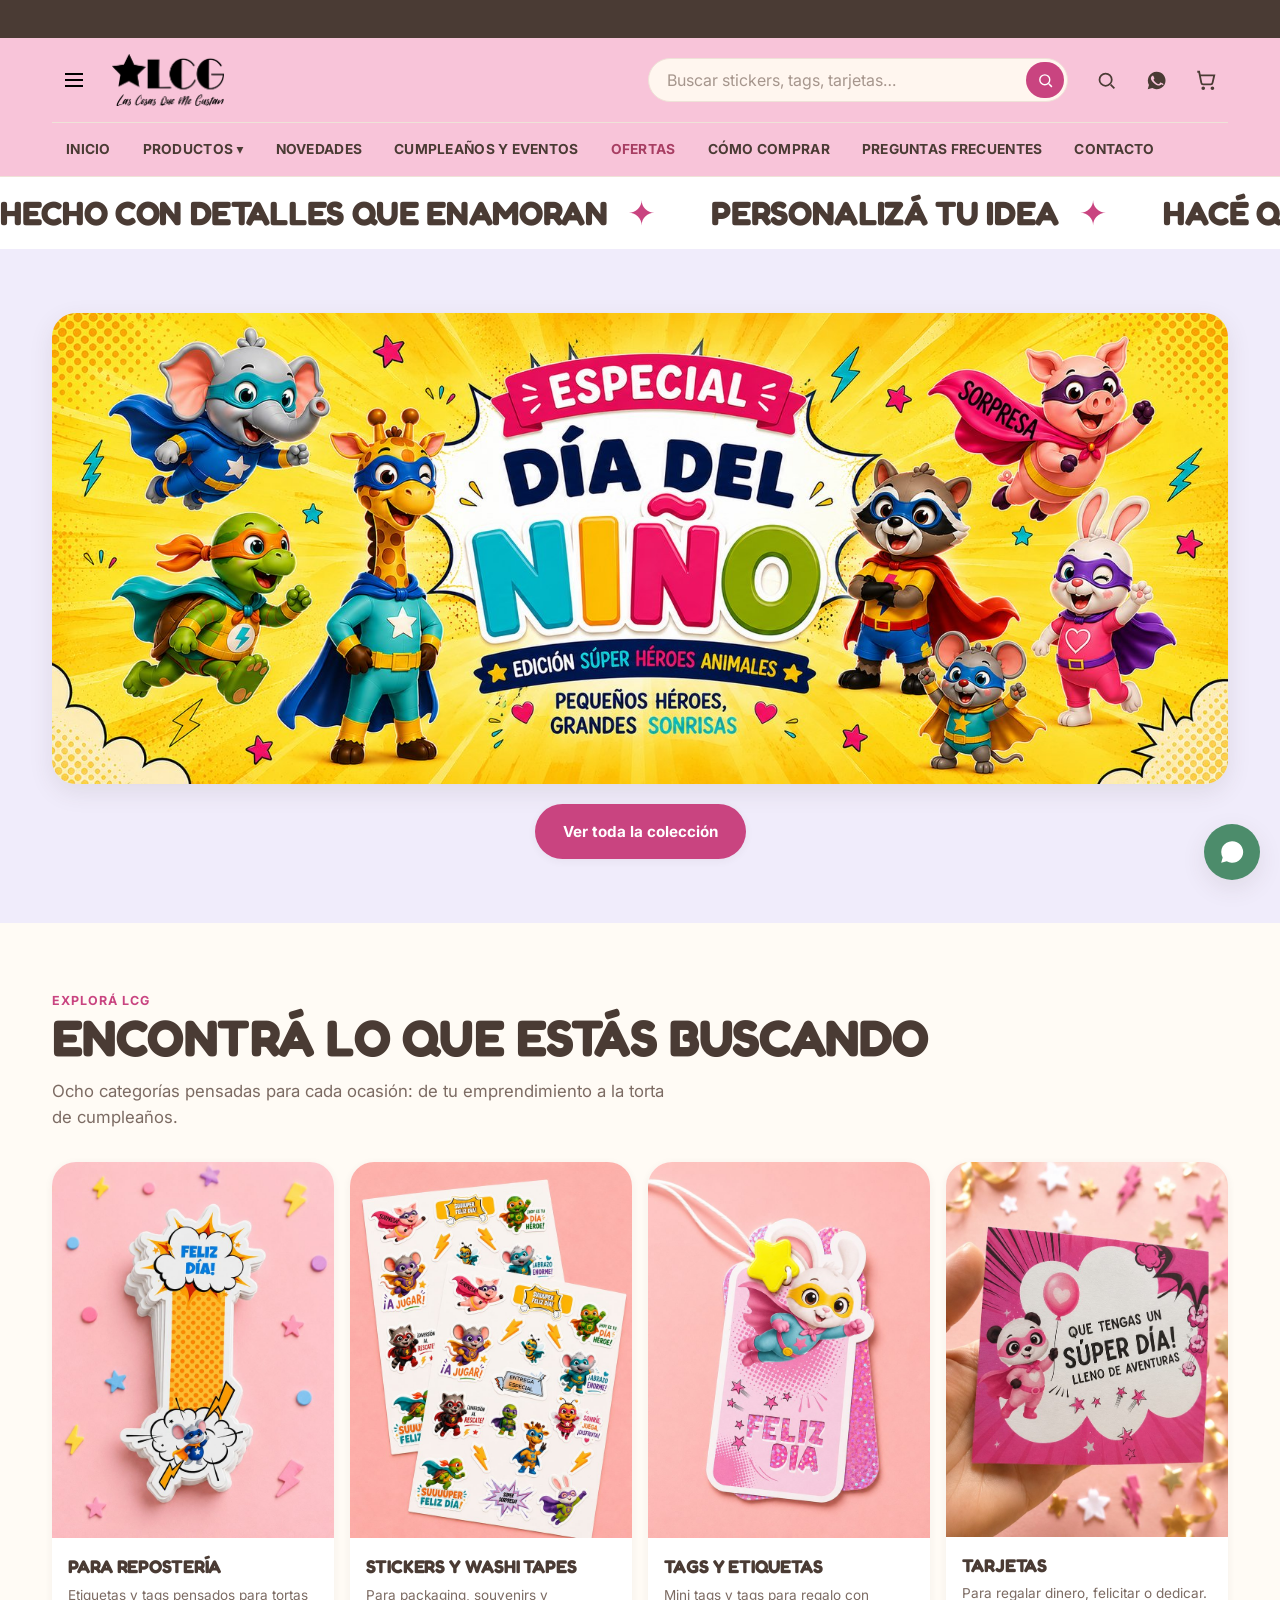
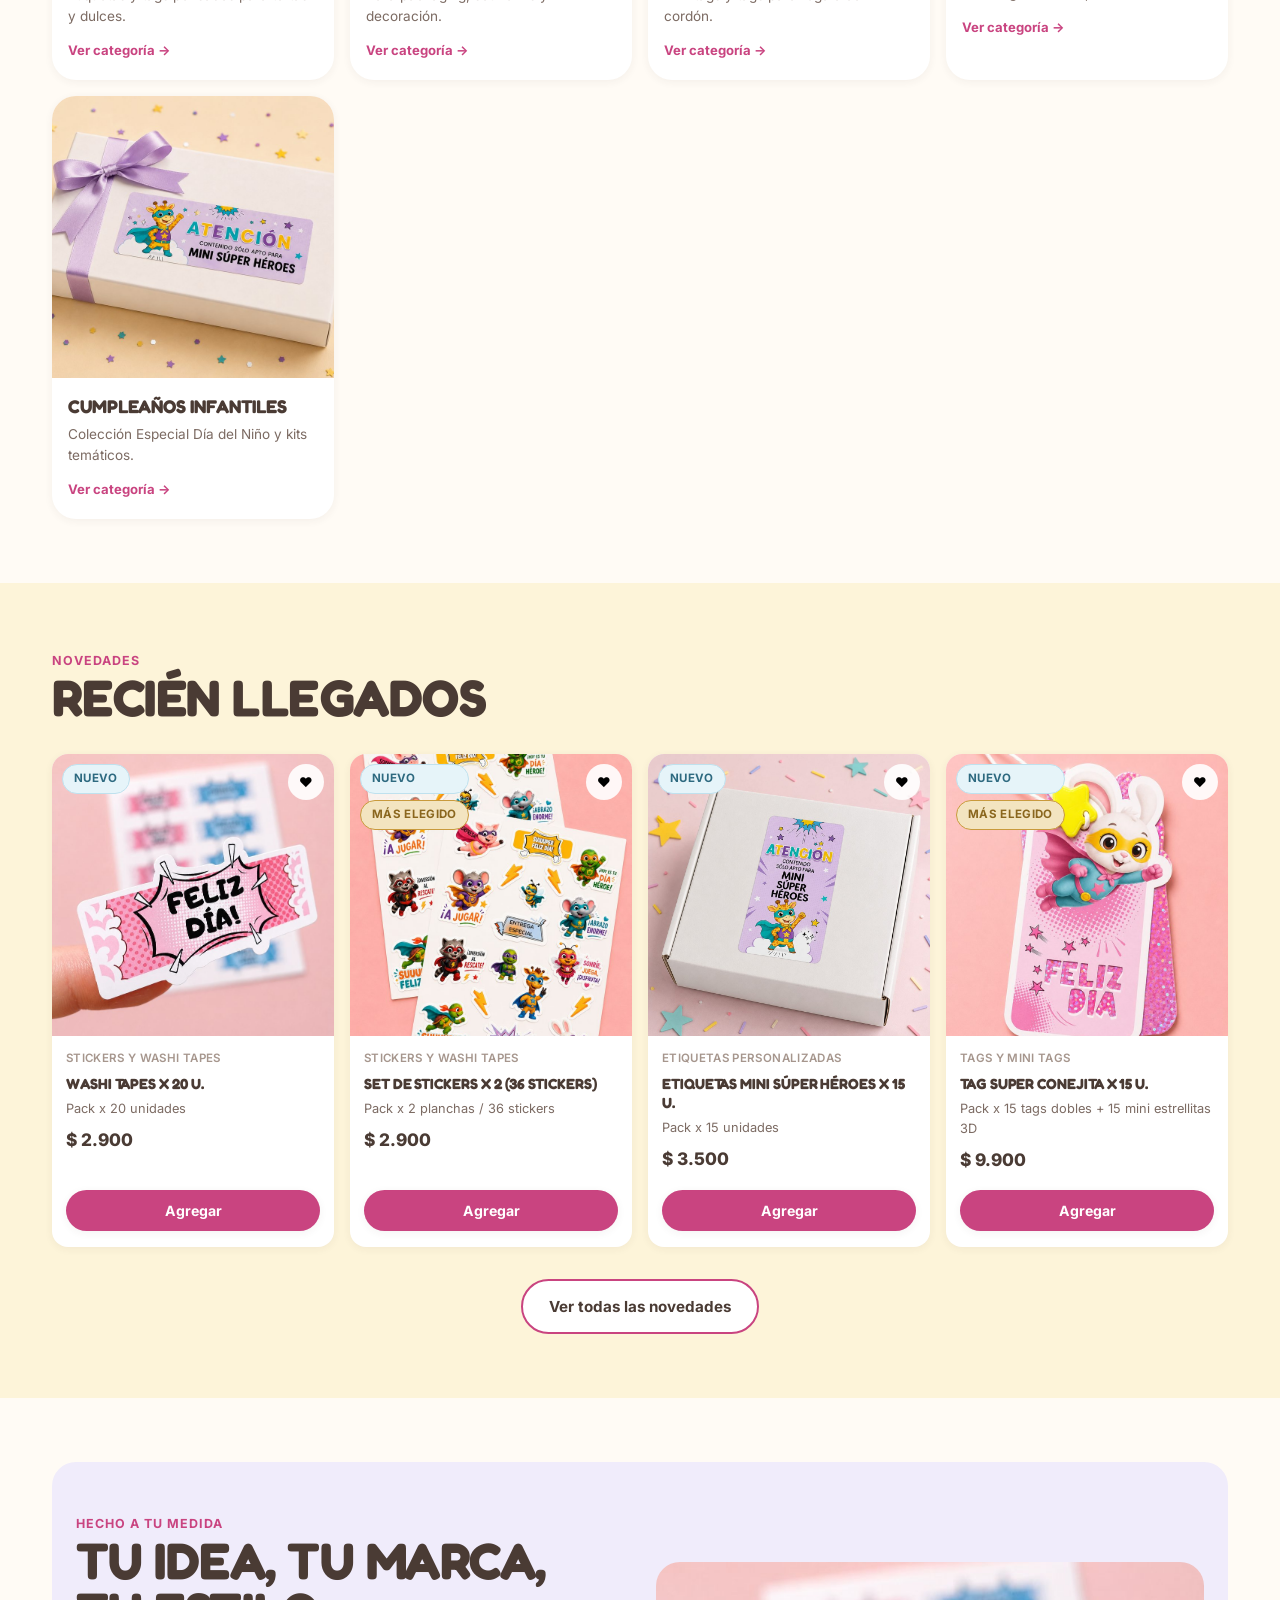
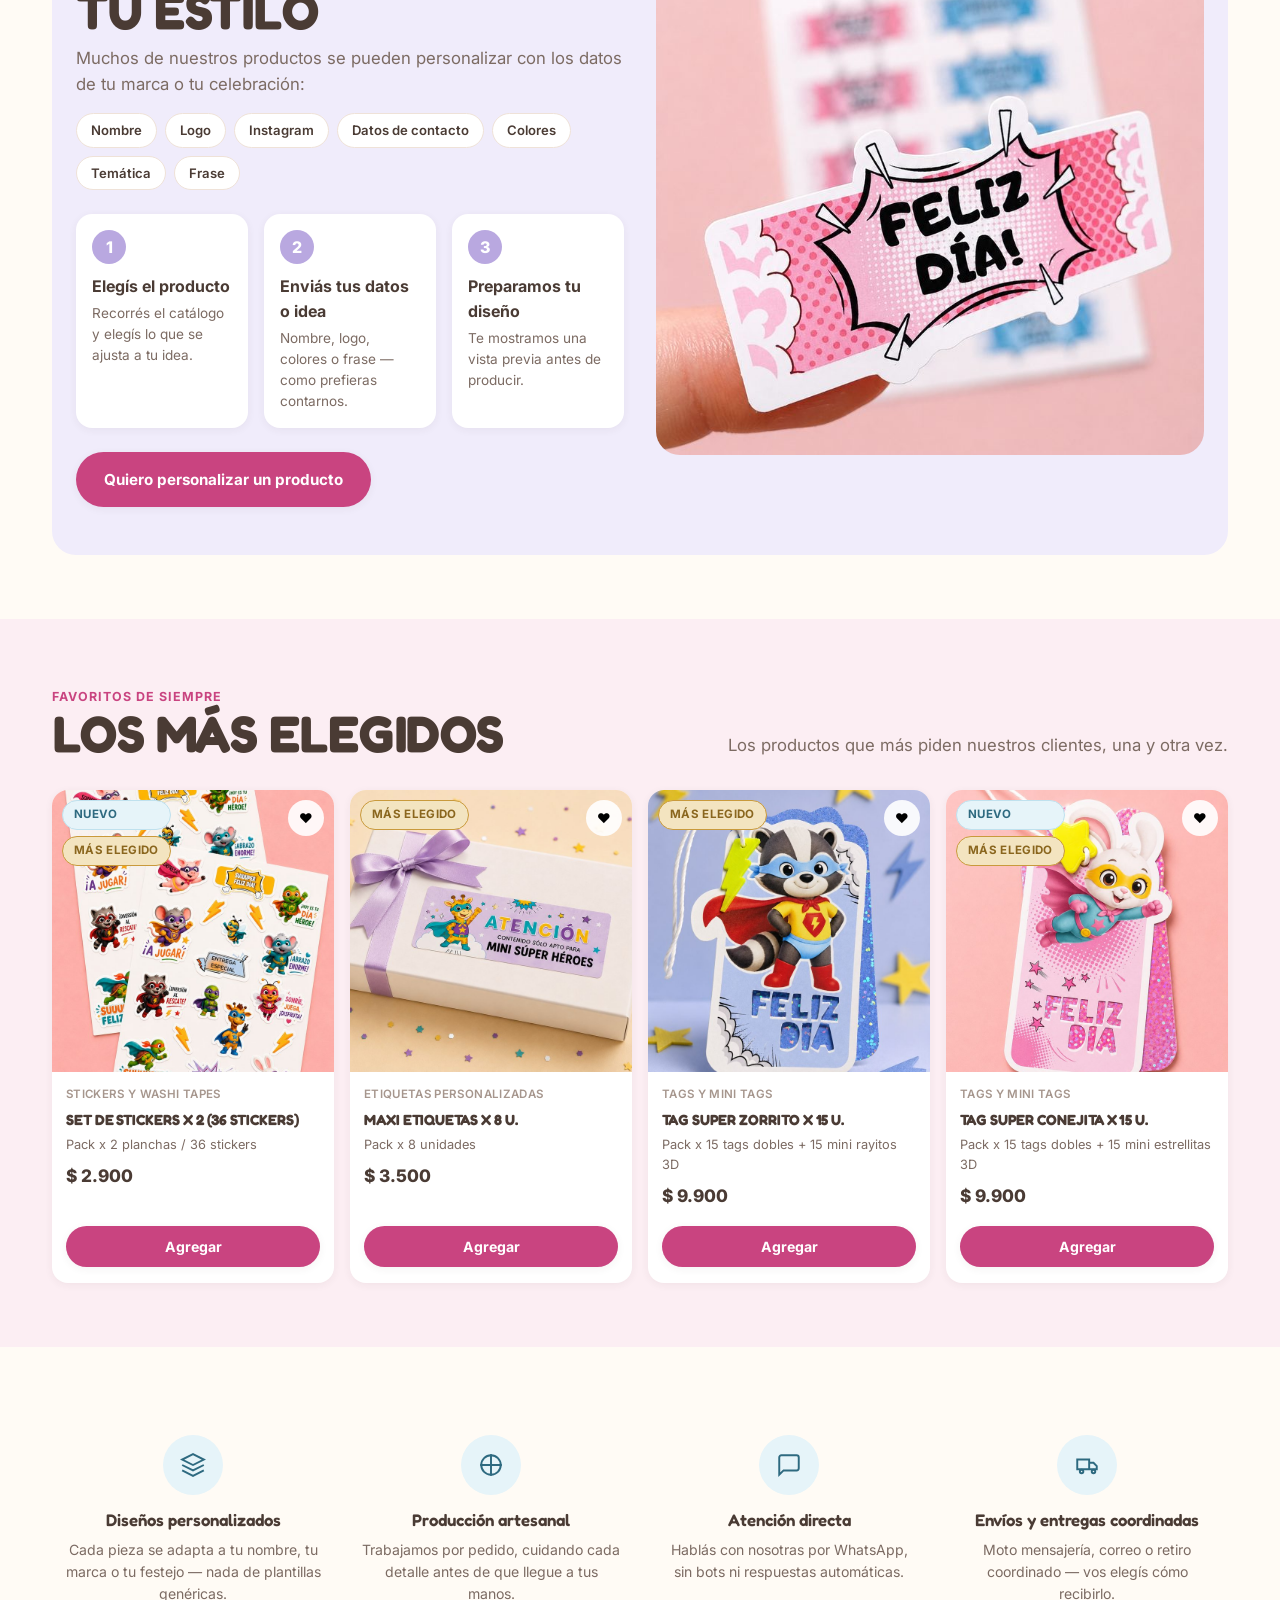
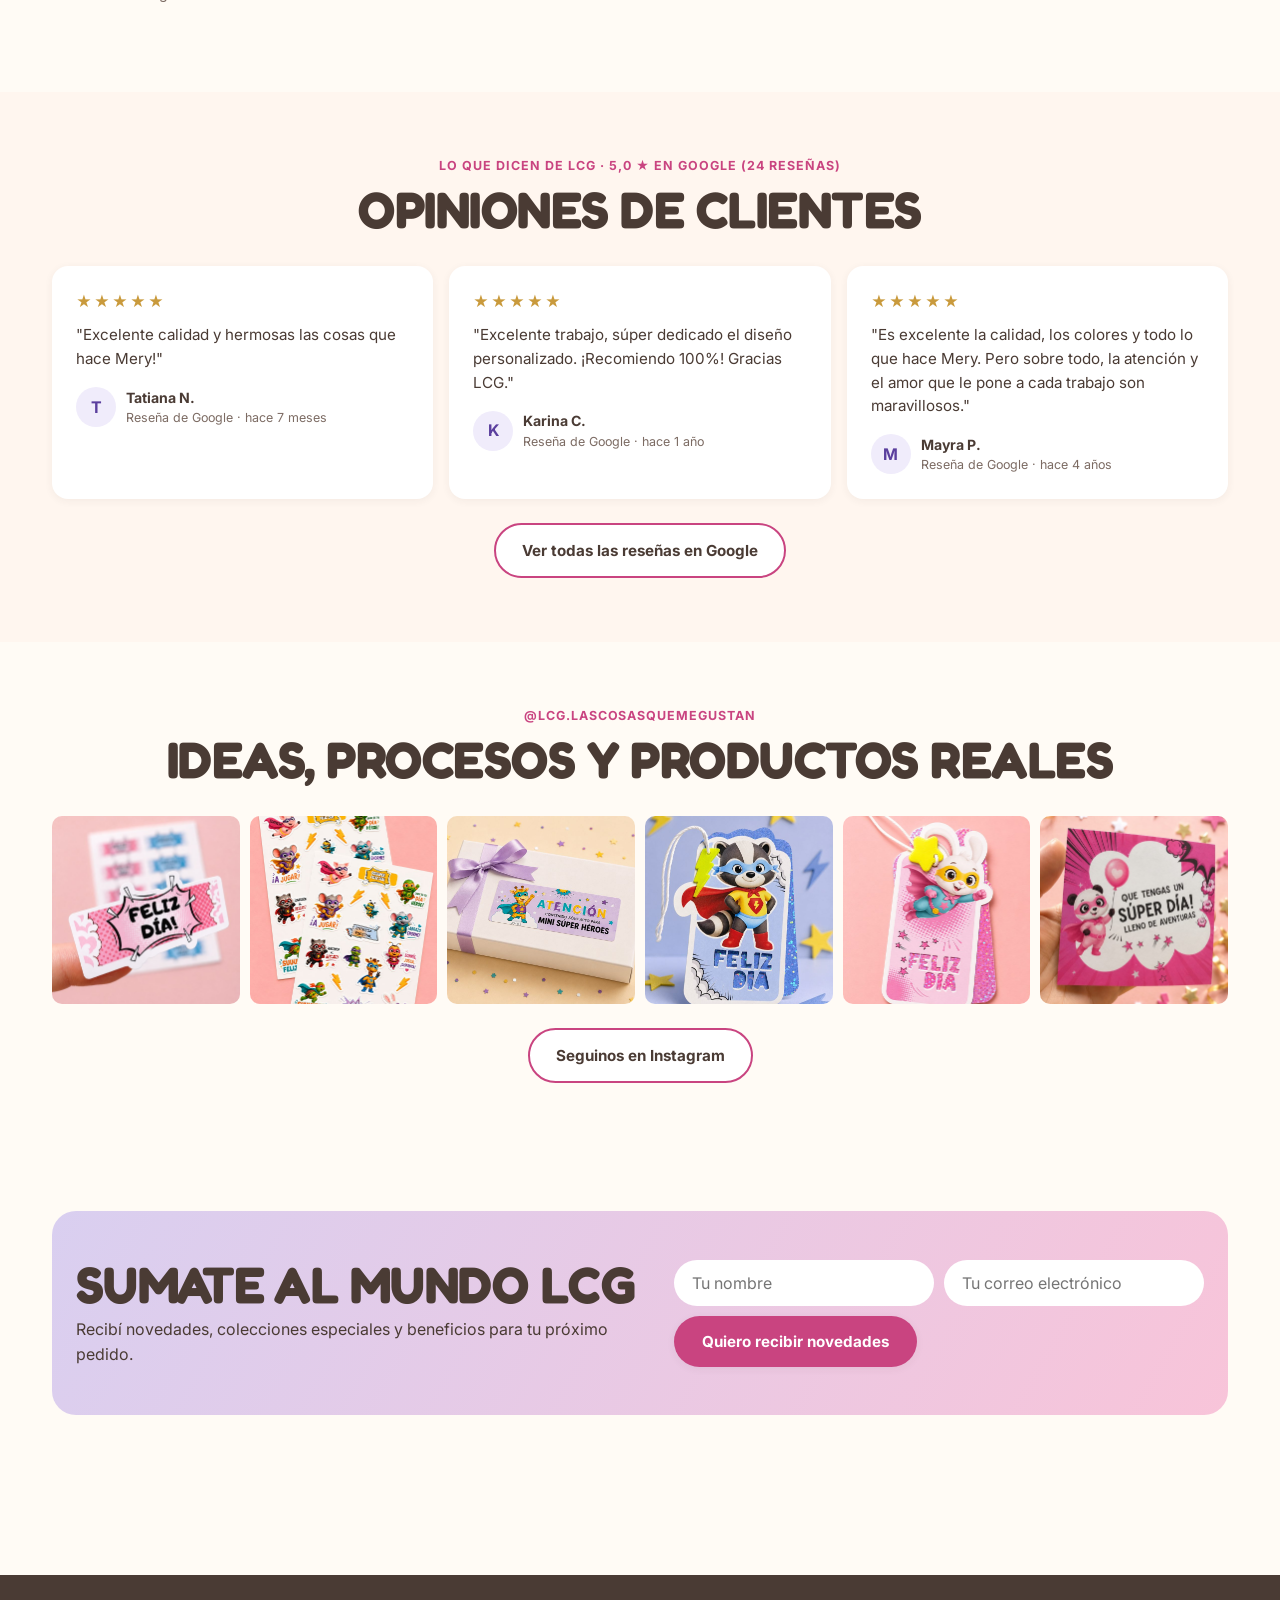
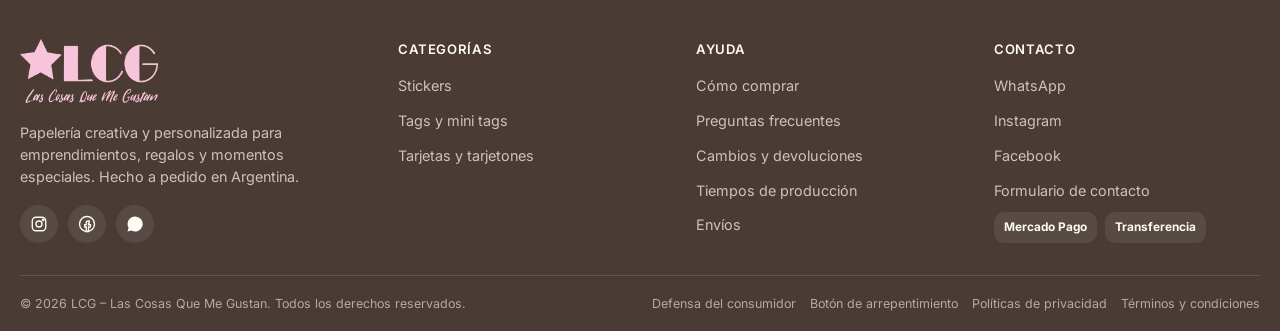
<file: index.html>
<!DOCTYPE html>
<html lang="es-AR">
<head>
<meta charset="UTF-8">
<meta name="viewport" content="width=device-width, initial-scale=1.0">
<title>LCG – Las Cosas Que Me Gustan | Papelería creativa personalizada</title>
<meta name="description" content="Papelería creativa y personalizada para emprendimientos, cumpleaños y momentos especiales: stickers, tags, tarjetas y etiquetas hechos a pedido en Argentina.">
<link rel="canonical" href="https://www.lascosasquemegustan.com.ar/">
<meta property="og:type" content="website">
<meta property="og:site_name" content="LCG – Las Cosas Que Me Gustan">
<meta property="og:title" content="LCG – Las Cosas Que Me Gustan | Papelería creativa personalizada">
<meta property="og:description" content="Pequeños detalles que hacen especial tu marca y cada celebración. Stickers, tags, tarjetas, etiquetas y papelería para emprendimientos.">
<meta property="og:url" content="https://www.lascosasquemegustan.com.ar/">
<meta property="og:image" content="https://www.lascosasquemegustan.com.ar/assets/og-image.jpg">
<meta property="og:image:width" content="1200">
<meta property="og:image:height" content="630">
<meta property="og:locale" content="es_AR">
<meta name="twitter:card" content="summary_large_image">
<meta name="twitter:title" content="LCG – Las Cosas Que Me Gustan | Papelería creativa personalizada">
<meta name="twitter:description" content="Pequeños detalles que hacen especial tu marca y cada celebración. Stickers, tags, tarjetas, etiquetas y papelería para emprendimientos.">
<meta name="twitter:image" content="https://www.lascosasquemegustan.com.ar/assets/og-image.jpg">
<meta name="robots" content="index, follow">
<link rel="icon" href="assets/favicon-32.png" sizes="32x32" type="image/png">
<link rel="icon" href="assets/favicon-512.png" sizes="512x512" type="image/png">
<link rel="apple-touch-icon" href="assets/apple-touch-icon.png">
<link rel="stylesheet" href="css/styles.css">
<script type="application/ld+json">
{
  "@context": "https://schema.org",
  "@type": "LocalBusiness",
  "@id": "https://www.lascosasquemegustan.com.ar/#negocio",
  "name": "LCG – Las Cosas Que Me Gustan",
  "image": "https://www.lascosasquemegustan.com.ar/assets/og-image.jpg",
  "url": "https://www.lascosasquemegustan.com.ar/",
  "telephone": "+5491156983539",
  "priceRange": "$$",
  "address": {
    "@type": "PostalAddress",
    "streetAddress": "Av. Pres. Juan Domingo Perón 5575",
    "addressLocality": "Villa Libertad",
    "addressRegion": "Provincia de Buenos Aires",
    "postalCode": "B1650",
    "addressCountry": "AR"
  },
  "aggregateRating": {
    "@type": "AggregateRating",
    "ratingValue": "5.0",
    "reviewCount": "24"
  },
  "sameAs": ["https://www.instagram.com/lcg.lascosasquemegustan/", "https://www.facebook.com/LCG.lascosasquemegustan/", "https://maps.app.goo.gl/7JJyQuPsXPRgoWkB8"],
  "areaServed": "AR"
}
</script>
<script type="application/ld+json">
{
  "@context": "https://schema.org",
  "@type": "WebSite",
  "name": "LCG – Las Cosas Que Me Gustan",
  "url": "https://www.lascosasquemegustan.com.ar/",
  "potentialAction": {
    "@type": "SearchAction",
    "target": "https://www.lascosasquemegustan.com.ar/categoria.html?q={search_term_string}",
    "query-input": "required name=search_term_string"
  }
}
</script>
</head>
<body>
<div class="page-preloader" data-page-preloader aria-hidden="true">
  <div class="page-preloader__fill"></div>
  <img class="page-preloader__logo" src="assets/logo-lcg.png" alt="">
</div>
<a href="#main" class="skip-link">Saltar al contenido principal</a>

<!-- ================= BARRA SUPERIOR DE BENEFICIOS ================= -->
<div class="topbar" role="region" aria-label="Beneficios de LCG">
  <div class="topbar__track">
    <span class="topbar__item"><span class="topbar__dot">✦</span> Productos personalizados para cada ocasión</span>
    <span class="topbar__item"><span class="topbar__dot">✦</span> Envíos por moto mensajería y otros medios</span>
    <span class="topbar__item"><span class="topbar__dot">✦</span> Producción artesanal y por pedido</span>
    <span class="topbar__item" aria-hidden="true"><span class="topbar__dot">✦</span> Productos personalizados para cada ocasión</span>
    <span class="topbar__item" aria-hidden="true"><span class="topbar__dot">✦</span> Envíos por moto mensajería y otros medios</span>
    <span class="topbar__item" aria-hidden="true"><span class="topbar__dot">✦</span> Producción artesanal y por pedido</span>
  </div>
</div>

<!-- ================= ENCABEZADO ================= -->
<header class="site-header" data-site-header>
  <div class="container">
    <div class="header-main">
      <button class="header-main__menu-btn" data-mobile-menu-open aria-label="Abrir menú de navegación">
        <svg width="24" height="24" viewBox="0 0 24 24" fill="none" stroke="currentColor" stroke-width="2"><path d="M3 6h18M3 12h18M3 18h18"/></svg>
      </button>
      <a href="index.html" class="logo"><img src="assets/logo-lcg.png" alt="LCG – Las Cosas Que Me Gustan" height="52"></a>

      <form class="header-search" role="search" action="categoria.html" method="get">
        <label for="search-desktop" class="visually-hidden">Buscar productos</label>
        <input id="search-desktop" name="q" type="search" placeholder="Buscar stickers, tags, tarjetas…">
        <button type="submit" aria-label="Buscar"><svg width="17" height="17" viewBox="0 0 24 24" fill="none" stroke="currentColor" stroke-width="2"><circle cx="11" cy="11" r="7"/><path d="m21 21-4.3-4.3"/></svg></button>
      </form>

      <div class="header-actions">
        <button class="icon-btn" data-search-toggle aria-label="Buscar">
          <svg width="21" height="21" viewBox="0 0 24 24" fill="none" stroke="currentColor" stroke-width="2"><circle cx="11" cy="11" r="7"/><path d="m21 21-4.3-4.3"/></svg>
        </button>
        <a href="https://wa.me/5491156983539" class="icon-btn icon-btn--whatsapp" aria-label="Escribinos por WhatsApp" target="_blank" rel="noopener">
          <svg width="21" height="21" viewBox="0 0 24 24" fill="currentColor"><path d="M12 2a10 10 0 0 0-8.6 15L2 22l5.2-1.4A10 10 0 1 0 12 2zm5.6 14.3c-.3.7-1.5 1.4-2.1 1.4-.5.1-1.2.1-1.9-.1-.4-.1-1-.3-1.7-.6-3-1.3-4.9-4.3-5.1-4.5-.1-.2-1.2-1.6-1.2-3s.8-2.2 1-2.5c.3-.3.6-.4.8-.4h.6c.2 0 .4 0 .6.5s.8 2 .9 2.1c.1.2.1.4 0 .6-.2.4-.4.6-.6.9-.2.2-.4.4-.2.8.3.5 1.1 1.7 2.3 2.7 1.5 1.3 2.8 1.8 3.2 1.9.4.1.6.1.8-.1.2-.3.9-1 1.1-1.4.2-.4.5-.3.8-.2s2 1 2.3 1.1c.3.2.5.2.6.4.1.2.1 1-.2 1.6z"/></svg>
        </a>
        <button class="icon-btn" data-cart-open aria-label="Ver carrito de compras">
          <svg width="22" height="22" viewBox="0 0 24 24" fill="none" stroke="currentColor" stroke-width="2"><circle cx="9" cy="21" r="1"/><circle cx="19" cy="21" r="1"/><path d="M2.5 3h2l2.4 12.1a2 2 0 0 0 2 1.6h8.2a2 2 0 0 0 2-1.6L21 7H6"/></svg>
          <span class="icon-btn__count" data-cart-count>0</span>
        </button>
      </div>
    </div>

    <div class="header-search-mobile" data-search-mobile style="display:none;">
      <form role="search" action="categoria.html" method="get">
        <label for="search-mobile" class="visually-hidden">Buscar productos</label>
        <input id="search-mobile" name="q" type="search" placeholder="Buscar stickers, tags, tarjetas…">
      </form>
    </div>

    <nav class="main-nav" aria-label="Navegación principal">
      <ul class="main-nav__list">
        <li><a class="main-nav__link" href="index.html">Inicio</a></li>
        <li class="main-nav__item has-dropdown">
          <a class="main-nav__link" href="categoria.html" aria-haspopup="true">Productos ▾</a>
          <div class="main-nav__dropdown">
            <a href="categoria.html?cat=stickers">Stickers</a>
            <a href="categoria.html?cat=tags">Tags y mini tags</a>
            <a href="categoria.html?cat=tarjetas">Tarjetas y tarjetones</a>
            <a href="categoria.html?cat=etiquetas">Etiquetas personalizadas</a>
            <a href="categoria.html?cat=papeleria-reposteria">Papelería para repostería</a>
            <a href="categoria.html">Ver todos los productos</a>
          </div>
        </li>
        <li><a class="main-nav__link" href="categoria.html?filter=nuevo">Novedades</a></li>
        <li><a class="main-nav__link" href="categoria.html?cat=cumpleanos">Cumpleaños y eventos</a></li>
        <li><a class="main-nav__link main-nav__link--sale" href="categoria.html?filter=ofertas">Ofertas</a></li>
        <li><a class="main-nav__link" href="como-comprar.html">Cómo comprar</a></li>
        <li><a class="main-nav__link" href="preguntas-frecuentes.html">Preguntas frecuentes</a></li>
        <li><a class="main-nav__link" href="contacto.html">Contacto</a></li>
      </ul>
    </nav>
  </div>
</header>

<!-- ================= MENÚ MÓVIL ================= -->
<div class="mobile-menu" data-mobile-menu>
  <div class="mobile-menu__backdrop" data-mobile-menu-backdrop></div>
  <div class="mobile-menu__panel" role="dialog" aria-modal="true" aria-label="Menú de navegación">
    <div class="mobile-menu__head">
      <a href="index.html" class="logo"><img src="assets/logo-lcg.png" alt="LCG – Las Cosas Que Me Gustan" height="52"></a>
      <button class="mobile-menu__close" data-mobile-menu-close aria-label="Cerrar menú">
        <svg width="18" height="18" viewBox="0 0 24 24" fill="none" stroke="currentColor" stroke-width="2"><path d="M18 6 6 18M6 6l12 12"/></svg>
      </button>
    </div>
    <ul class="mobile-menu__list">
      <li><a href="index.html">Inicio</a></li>
      <li><a href="categoria.html">Ver todos los productos</a></li>
      <li><a href="categoria.html?filter=nuevo">Novedades</a></li>
      <li><a href="categoria.html?cat=stickers">Stickers</a></li>
      <li><a href="categoria.html?cat=tags">Tags y mini tags</a></li>
      <li><a href="categoria.html?cat=tarjetas">Tarjetas y tarjetones</a></li>
      <li><a href="categoria.html?cat=etiquetas">Etiquetas personalizadas</a></li>
      <li><a href="categoria.html?cat=papeleria-reposteria">Papelería para repostería</a></li>
      <li><a href="categoria.html?cat=cumpleanos">Cumpleaños y eventos</a></li>
      <li><a href="categoria.html?filter=ofertas">Ofertas</a></li>
      <li><a href="como-comprar.html">Cómo comprar</a></li>
      <li><a href="preguntas-frecuentes.html">Preguntas frecuentes</a></li>
      <li><a href="contacto.html">Contacto</a></li>
    </ul>
    <div class="mobile-menu__foot">
      <a href="https://wa.me/5491156983539" class="btn btn-whatsapp btn-block" target="_blank" rel="noopener">Escribinos por WhatsApp</a>
    </div>
  </div>
</div>

<main id="main">
  <h1 class="visually-hidden">LCG – Las Cosas Que Me Gustan: papelería creativa personalizada en Argentina</h1>

  <!-- ================= FRANJA ANIMADA DE IDENTIDAD ================= -->
  <div class="marquee" role="region" aria-label="Frases de la marca LCG">
    <div class="marquee__track">
      <span class="marquee__item">HECHO CON DETALLES QUE ENAMORAN <span class="marquee__dot">✦</span></span>
      <span class="marquee__item">PERSONALIZÁ TU IDEA <span class="marquee__dot">✦</span></span>
      <span class="marquee__item">HACÉ QUE TU MARCA SE RECUERDE <span class="marquee__dot">✦</span></span>
      <span class="marquee__item">PAPELERÍA CREATIVA PARA MOMENTOS ESPECIALES <span class="marquee__dot">✦</span></span>
      <span class="marquee__item" aria-hidden="true">HECHO CON DETALLES QUE ENAMORAN <span class="marquee__dot">✦</span></span>
      <span class="marquee__item" aria-hidden="true">PERSONALIZÁ TU IDEA <span class="marquee__dot">✦</span></span>
      <span class="marquee__item" aria-hidden="true">HACÉ QUE TU MARCA SE RECUERDE <span class="marquee__dot">✦</span></span>
      <span class="marquee__item" aria-hidden="true">PAPELERÍA CREATIVA PARA MOMENTOS ESPECIALES <span class="marquee__dot">✦</span></span>
    </div>
  </div>

  <!-- ================= DESTACADOS (banner editorial) ================= -->
  <section class="section band-lavender">
    <div class="container">
      <a href="categoria.html?cat=cumpleanos" class="dia-nino-banner">
        <img src="assets/banner-dia-nino.jpg" alt="Especial Día del Niño — edición súper héroes animales. Pequeños héroes, grandes sonrisas." loading="lazy">
      </a>
      <div class="text-center" style="margin-top:20px;">
        <a href="categoria.html?cat=cumpleanos" class="btn btn-primary">Ver toda la colección</a>
      </div>
    </div>
  </section>

  <!-- ================= CATEGORÍAS VISUALES ================= -->
  <section class="section">
    <div class="container">
      <div class="section-head display">
        <div>
          <span class="eyebrow">Explorá LCG</span>
          <h2 class="section-title">Encontrá lo que estás buscando</h2>
        </div>
        <p class="section-sub">Ocho categorías pensadas para cada ocasión: de tu emprendimiento a la torta de cumpleaños.</p>
      </div>
      <div class="cat-grid" data-category-grid></div>
    </div>
  </section>

  <!-- ================= RECIÉN LLEGADOS ================= -->
  <section class="section band-yellow">
    <div class="container">
      <div class="section-head display">
        <div>
          <span class="eyebrow">Novedades</span>
          <h2 class="section-title">Recién llegados</h2>
        </div>
      </div>
      <div class="product-grid" data-newest-grid></div>
      <div class="text-center" style="margin-top:32px;"><a href="categoria.html?filter=nuevo" class="btn btn-secondary">Ver todas las novedades</a></div>
    </div>
  </section>

  <!-- ================= PERSONALIZACIÓN ================= -->
  <section class="section">
    <div class="container">
      <div class="custom-block">
        <div class="custom-block__grid">
          <div>
            <span class="eyebrow">Hecho a tu medida</span>
            <h2 class="section-title">Tu idea, tu marca, tu estilo</h2>
            <p class="section-sub" style="margin-top:10px;">Muchos de nuestros productos se pueden personalizar con los datos de tu marca o tu celebración:</p>
            <div class="custom-tags">
              <span>Nombre</span><span>Logo</span><span>Instagram</span><span>Datos de contacto</span><span>Colores</span><span>Temática</span><span>Frase</span>
            </div>
            <div class="custom-steps">
              <div class="custom-step"><div class="custom-step__num">1</div><strong>Elegís el producto</strong><p style="font-size:.85rem;color:var(--text-soft);margin-top:4px;">Recorrés el catálogo y elegís lo que se ajusta a tu idea.</p></div>
              <div class="custom-step"><div class="custom-step__num">2</div><strong>Enviás tus datos o idea</strong><p style="font-size:.85rem;color:var(--text-soft);margin-top:4px;">Nombre, logo, colores o frase — como prefieras contarnos.</p></div>
              <div class="custom-step"><div class="custom-step__num">3</div><strong>Preparamos tu diseño</strong><p style="font-size:.85rem;color:var(--text-soft);margin-top:4px;">Te mostramos una vista previa antes de producir.</p></div>
            </div>
            <a href="https://wa.me/5491156983539?text=Hola!%20Quiero%20personalizar%20un%20producto" class="btn btn-primary" target="_blank" rel="noopener">Quiero personalizar un producto</a>
          </div>
          <div class="custom-visual">
            <img src="assets/productos/washi-tapes-1.jpg" alt="Washi tape personalizado LCG sostenido en la mano" style="width:100%;height:100%;object-fit:cover;">
          </div>
        </div>
      </div>
    </div>
  </section>

  <!-- ================= LOS MÁS ELEGIDOS ================= -->
  <section class="section band-pink">
    <div class="container">
      <div class="section-head display">
        <div>
          <span class="eyebrow">Favoritos de siempre</span>
          <h2 class="section-title">Los más elegidos</h2>
        </div>
        <p class="section-sub">Los productos que más piden nuestros clientes, una y otra vez.</p>
      </div>
      <div class="product-grid" data-mostpicked-grid></div>
    </div>
  </section>

  <!-- ================= BENEFICIOS ================= -->
  <section class="section">
    <div class="container">
      <div class="benefits-grid">
        <div class="benefit-card">
          <div class="benefit-icon"><svg width="26" height="26" viewBox="0 0 24 24" fill="none" stroke="currentColor" stroke-width="1.8"><path d="M12 2 2 7l10 5 10-5-10-5zM2 17l10 5 10-5M2 12l10 5 10-5"/></svg></div>
          <h3 class="benefit-title">Diseños personalizados</h3>
          <p class="benefit-text">Cada pieza se adapta a tu nombre, tu marca o tu festejo — nada de plantillas genéricas.</p>
        </div>
        <div class="benefit-card">
          <div class="benefit-icon"><svg width="26" height="26" viewBox="0 0 24 24" fill="none" stroke="currentColor" stroke-width="1.8"><path d="M12 2v20M2 12h20"/><circle cx="12" cy="12" r="9"/></svg></div>
          <h3 class="benefit-title">Producción artesanal</h3>
          <p class="benefit-text">Trabajamos por pedido, cuidando cada detalle antes de que llegue a tus manos.</p>
        </div>
        <div class="benefit-card">
          <div class="benefit-icon"><svg width="26" height="26" viewBox="0 0 24 24" fill="none" stroke="currentColor" stroke-width="1.8"><path d="M21 15a2 2 0 0 1-2 2H7l-4 4V5a2 2 0 0 1 2-2h14a2 2 0 0 1 2 2z"/></svg></div>
          <h3 class="benefit-title">Atención directa</h3>
          <p class="benefit-text">Hablás con nosotras por WhatsApp, sin bots ni respuestas automáticas.</p>
        </div>
        <div class="benefit-card">
          <div class="benefit-icon"><svg width="26" height="26" viewBox="0 0 24 24" fill="none" stroke="currentColor" stroke-width="1.8"><path d="M3 7h11v9H3zM14 10h4l3 3v3h-7z"/><circle cx="7" cy="18" r="1.6"/><circle cx="18" cy="18" r="1.6"/></svg></div>
          <h3 class="benefit-title">Envíos y entregas coordinadas</h3>
          <p class="benefit-text">Moto mensajería, correo o retiro coordinado — vos elegís cómo recibirlo.</p>
        </div>
      </div>
    </div>
  </section>

  <!-- ================= TESTIMONIOS ================= -->
  <section class="section bg-alt">
    <div class="container">
      <div class="section-head center">
        <span class="eyebrow">Lo que dicen de LCG · 5,0 ★ en Google (24 reseñas)</span>
        <h2 class="section-title">Opiniones de clientes</h2>
      </div>
      <div class="testi-grid">
        <div class="testi-card">
          <div class="testi-stars" aria-label="5 de 5 estrellas">★★★★★</div>
          <p class="testi-quote">"Excelente calidad y hermosas las cosas que hace Mery!"</p>
          <div class="testi-who">
            <div class="testi-avatar">T</div>
            <div><p class="testi-name">Tatiana N.</p><p class="testi-role">Reseña de Google · hace 7 meses</p></div>
          </div>
        </div>
        <div class="testi-card">
          <div class="testi-stars" aria-label="5 de 5 estrellas">★★★★★</div>
          <p class="testi-quote">"Excelente trabajo, súper dedicado el diseño personalizado. ¡Recomiendo 100%! Gracias LCG."</p>
          <div class="testi-who">
            <div class="testi-avatar">K</div>
            <div><p class="testi-name">Karina C.</p><p class="testi-role">Reseña de Google · hace 1 año</p></div>
          </div>
        </div>
        <div class="testi-card">
          <div class="testi-stars" aria-label="5 de 5 estrellas">★★★★★</div>
          <p class="testi-quote">"Es excelente la calidad, los colores y todo lo que hace Mery. Pero sobre todo, la atención y el amor que le pone a cada trabajo son maravillosos."</p>
          <div class="testi-who">
            <div class="testi-avatar">M</div>
            <div><p class="testi-name">Mayra P.</p><p class="testi-role">Reseña de Google · hace 4 años</p></div>
          </div>
        </div>
      </div>
      <div class="text-center" style="margin-top:24px;"><a href="https://maps.app.goo.gl/7JJyQuPsXPRgoWkB8" class="btn btn-secondary" target="_blank" rel="noopener">Ver todas las reseñas en Google</a></div>
    </div>
  </section>

  <!-- ================= GALERÍA DE INSTAGRAM ================= -->
  <section class="section">
    <div class="container">
      <div class="section-head center">
        <span class="eyebrow">@lcg.lascosasquemegustan</span>
        <h2 class="section-title">Ideas, procesos y productos reales</h2>
      </div>
      <div class="insta-grid" aria-label="Publicaciones recientes de Instagram">
        <a class="insta-tile" href="https://www.instagram.com/lcg.lascosasquemegustan/" target="_blank" rel="noopener"><img src="assets/productos/washi-tapes-1.jpg" alt="Washi Tapes LCG" loading="lazy"></a>
        <a class="insta-tile" href="https://www.instagram.com/lcg.lascosasquemegustan/" target="_blank" rel="noopener"><img src="assets/productos/stickers-superheroes-1.jpg" alt="Set de Stickers LCG" loading="lazy"></a>
        <a class="insta-tile" href="https://www.instagram.com/lcg.lascosasquemegustan/" target="_blank" rel="noopener"><img src="assets/productos/maxi-etiquetas-1.jpg" alt="Maxi Etiquetas LCG" loading="lazy"></a>
        <a class="insta-tile" href="https://www.instagram.com/lcg.lascosasquemegustan/" target="_blank" rel="noopener"><img src="assets/productos/tag-zorrito-1.jpg" alt="Tag Super Zorrito LCG" loading="lazy"></a>
        <a class="insta-tile" href="https://www.instagram.com/lcg.lascosasquemegustan/" target="_blank" rel="noopener"><img src="assets/productos/tag-conejita-1.jpg" alt="Tag Super Conejita LCG" loading="lazy"></a>
        <a class="insta-tile" href="https://www.instagram.com/lcg.lascosasquemegustan/" target="_blank" rel="noopener"><img src="assets/productos/tarjeton-pandita-1.jpg" alt="Tarjetón Súper Pandita LCG" loading="lazy"></a>
      </div>
      <div class="text-center" style="margin-top:24px;"><a href="https://www.instagram.com/lcg.lascosasquemegustan/" class="btn btn-secondary" target="_blank" rel="noopener">Seguinos en Instagram</a></div>
    </div>
  </section>

  <!-- ================= NEWSLETTER ================= -->
  <section class="section">
    <div class="container">
      <div class="newsletter">
        <div class="newsletter__grid">
          <div>
            <h2 class="section-title">Sumate al mundo LCG</h2>
            <p style="margin-top:8px;">Recibí novedades, colecciones especiales y beneficios para tu próximo pedido.</p>
          </div>
          <form>
            <label for="nl-name" class="visually-hidden">Nombre</label>
            <input id="nl-name" type="text" placeholder="Tu nombre" required>
            <label for="nl-email" class="visually-hidden">Correo electrónico</label>
            <input id="nl-email" type="email" placeholder="Tu correo electrónico" required>
            <button type="submit" class="btn btn-primary">Quiero recibir novedades</button>
          </form>
        </div>
      </div>
    </div>
  </section>

</main>

<!-- ================= FOOTER ================= -->
<footer class="site-footer">
  <div class="container footer-top">
    <div class="footer-brand">
      <a href="index.html" class="logo-chip"><img src="assets/logo-lcg-pink.png" alt="LCG – Las Cosas Que Me Gustan"></a>
      <p>Papelería creativa y personalizada para emprendimientos, regalos y momentos especiales. Hecho a pedido en Argentina.</p>
      <div class="footer-social">
        <a href="https://www.instagram.com/lcg.lascosasquemegustan/" target="_blank" rel="noopener" aria-label="Instagram de LCG">
          <svg width="18" height="18" viewBox="0 0 24 24" fill="none" stroke="currentColor" stroke-width="1.8"><rect x="3" y="3" width="18" height="18" rx="5"/><circle cx="12" cy="12" r="4"/><circle cx="17.5" cy="6.5" r="1"/></svg>
        </a>
        <a href="https://www.facebook.com/LCG.lascosasquemegustan/" target="_blank" rel="noopener" aria-label="Facebook de LCG">
          <svg width="18" height="18" viewBox="0 0 24 24" fill="none" stroke="currentColor" stroke-width="1.8"><circle cx="12" cy="12" r="10"/><path d="M15 8h-1.5A2.5 2.5 0 0 0 11 10.5V13H9v3h2v6h3v-6h2.2l.5-3H14v-2a.5.5 0 0 1 .5-.5H15z"/></svg>
        </a>
        <a href="https://wa.me/5491156983539" target="_blank" rel="noopener" aria-label="WhatsApp de LCG">
          <svg width="18" height="18" viewBox="0 0 24 24" fill="currentColor"><path d="M12 2a10 10 0 0 0-8.6 15L2 22l5.2-1.4A10 10 0 1 0 12 2z"/></svg>
        </a>
      </div>
    </div>
    <nav class="footer-col" aria-label="Categorías">
      <h4>Categorías</h4>
      <ul>
        <li><a href="categoria.html?cat=stickers">Stickers</a></li>
        <li><a href="categoria.html?cat=tags">Tags y mini tags</a></li>
        <li><a href="categoria.html?cat=tarjetas">Tarjetas y tarjetones</a></li>
      </ul>
    </nav>
    <nav class="footer-col" aria-label="Ayuda">
      <h4>Ayuda</h4>
      <ul>
        <li><a href="como-comprar.html">Cómo comprar</a></li>
        <li><a href="preguntas-frecuentes.html">Preguntas frecuentes</a></li>
        <li><a href="como-comprar.html#cambios">Cambios y devoluciones</a></li>
        <li><a href="como-comprar.html#produccion">Tiempos de producción</a></li>
        <li><a href="como-comprar.html#envios">Envíos</a></li>
      </ul>
    </nav>
    <div class="footer-col">
      <h4>Contacto</h4>
      <ul>
        <li><a href="https://wa.me/5491156983539" target="_blank" rel="noopener">WhatsApp</a></li>
        <li><a href="https://www.instagram.com/lcg.lascosasquemegustan/" target="_blank" rel="noopener">Instagram</a></li>
        <li><a href="https://www.facebook.com/LCG.lascosasquemegustan/" target="_blank" rel="noopener">Facebook</a></li>
        <li><a href="contacto.html">Formulario de contacto</a></li>
      </ul>
      <div class="footer-payments">
        <span class="pay-chip">Mercado Pago</span>
        <span class="pay-chip">Transferencia</span>
      </div>
    </div>
  </div>
  <div class="container footer-bottom">
    <span>© 2026 LCG – Las Cosas Que Me Gustan. Todos los derechos reservados.</span>
    <div class="footer-legal">
      <a href="#">Defensa del consumidor</a>
      <a href="#">Botón de arrepentimiento</a>
      <a href="#">Políticas de privacidad</a>
      <a href="#">Términos y condiciones</a>
    </div>
  </div>
</footer>

<!-- ================= WHATSAPP FLOTANTE ================= -->
<button class="wa-float" data-wa-float aria-label="Abrir opciones de WhatsApp" aria-haspopup="true">
  <svg width="26" height="26" viewBox="0 0 24 24" fill="currentColor"><path d="M12 2a10 10 0 0 0-8.6 15L2 22l5.2-1.4A10 10 0 1 0 12 2z"/></svg>
</button>
<div class="wa-menu" data-wa-menu role="menu" aria-label="Opciones de mensaje por WhatsApp">
  <h4>¿En qué te ayudamos?</h4>
  <a data-wa-msg="consulta" target="_blank" rel="noopener">Quiero consultar por este producto</a>
  <a data-wa-msg="personalizar" target="_blank" rel="noopener">Quiero personalizar este diseño</a>
  <a data-wa-msg="pedido" target="_blank" rel="noopener">Necesito ayuda con mi pedido</a>
  <a data-wa-msg="cotizar" target="_blank" rel="noopener">Quiero cotizar una cantidad diferente</a>
</div>

<!-- ================= CARRITO LATERAL ================= -->
<div class="cart-drawer" data-cart-drawer>
  <div class="cart-drawer__backdrop" data-cart-backdrop></div>
  <div class="cart-drawer__panel" role="dialog" aria-modal="true" aria-label="Carrito de compras">
    <div class="cart-drawer__head">
      <h2 style="font-size:1.1rem;">Tu carrito</h2>
      <button class="cart-drawer__close" data-cart-close aria-label="Cerrar carrito">
        <svg width="16" height="16" viewBox="0 0 24 24" fill="none" stroke="currentColor" stroke-width="2"><path d="M18 6 6 18M6 6l12 12"/></svg>
      </button>
    </div>
    <div class="cart-drawer__items" data-cart-items></div>
    <div class="cart-empty" data-cart-empty>
      <p>Tu carrito está vacío por ahora.</p>
      <a href="categoria.html" class="btn btn-secondary" style="margin-top:14px;">Ver productos</a>
    </div>
    <div class="cart-drawer__foot" data-cart-foot style="display:none;">
      <div class="cart-coupon">
        <label for="coupon" class="visually-hidden">Cupón de descuento</label>
        <input id="coupon" type="text" placeholder="Cupón de descuento">
        <button class="btn btn-ghost btn-sm" type="button">Aplicar</button>
      </div>
      <div class="cart-summary-row"><span>Subtotal</span><span data-cart-subtotal>$0</span></div>
      <div class="cart-summary-row"><span>Envío estimado</span><span data-cart-shipping>—</span></div>
      <div class="cart-summary-row total"><span>Total</span><span data-cart-total>$0</span></div>
      <a href="checkout.html" class="btn btn-primary btn-block">Finalizar compra</a>
    </div>
  </div>
</div>

<!-- ================= POPUP NEWSLETTER (retraso / intención de salida) ================= -->
<div class="newsletter-popup" data-newsletter-popup>
  <div class="newsletter-popup__backdrop" data-newsletter-backdrop></div>
  <div class="newsletter-popup__card" role="dialog" aria-modal="true" aria-label="Sumate al mundo LCG">
    <button class="newsletter-popup__close" data-newsletter-close aria-label="Cerrar">
      <svg width="14" height="14" viewBox="0 0 24 24" fill="none" stroke="currentColor" stroke-width="2"><path d="M18 6 6 18M6 6l12 12"/></svg>
    </button>
    <h3 class="section-title" style="font-size:1.4rem;">Antes de irte…</h3>
    <p style="color:var(--text-soft); margin:10px 0 16px;">Sumate al mundo LCG y recibí novedades y beneficios para tu próximo pedido.</p>
    <form>
      <label for="popup-email" class="visually-hidden">Correo electrónico</label>
      <input id="popup-email" type="email" placeholder="Tu correo electrónico" required style="width:100%; border:1.5px solid var(--border); border-radius:999px; padding:12px 16px; margin-bottom:10px;">
      <button type="submit" class="btn btn-primary btn-block">Quiero recibir novedades</button>
    </form>
  </div>
</div>

<script src="js/products-data.js"></script>
<script src="js/render.js"></script>
<script>
  lcgRenderCategoryGrid('[data-category-grid]', lcgCategoriesWithProducts());
  lcgRenderProductGrid('[data-newest-grid]', LCG_PRODUCTS.filter(p => p.badges.includes('new')).concat(LCG_PRODUCTS.slice(0,4)).slice(0,4));
  lcgRenderProductGrid('[data-mostpicked-grid]', LCG_PRODUCTS.filter(p => p.badges.includes('most_picked')));
</script>
<script src="js/cart.js"></script>
<script src="js/main.js"></script>
</body>
</html>
</file>
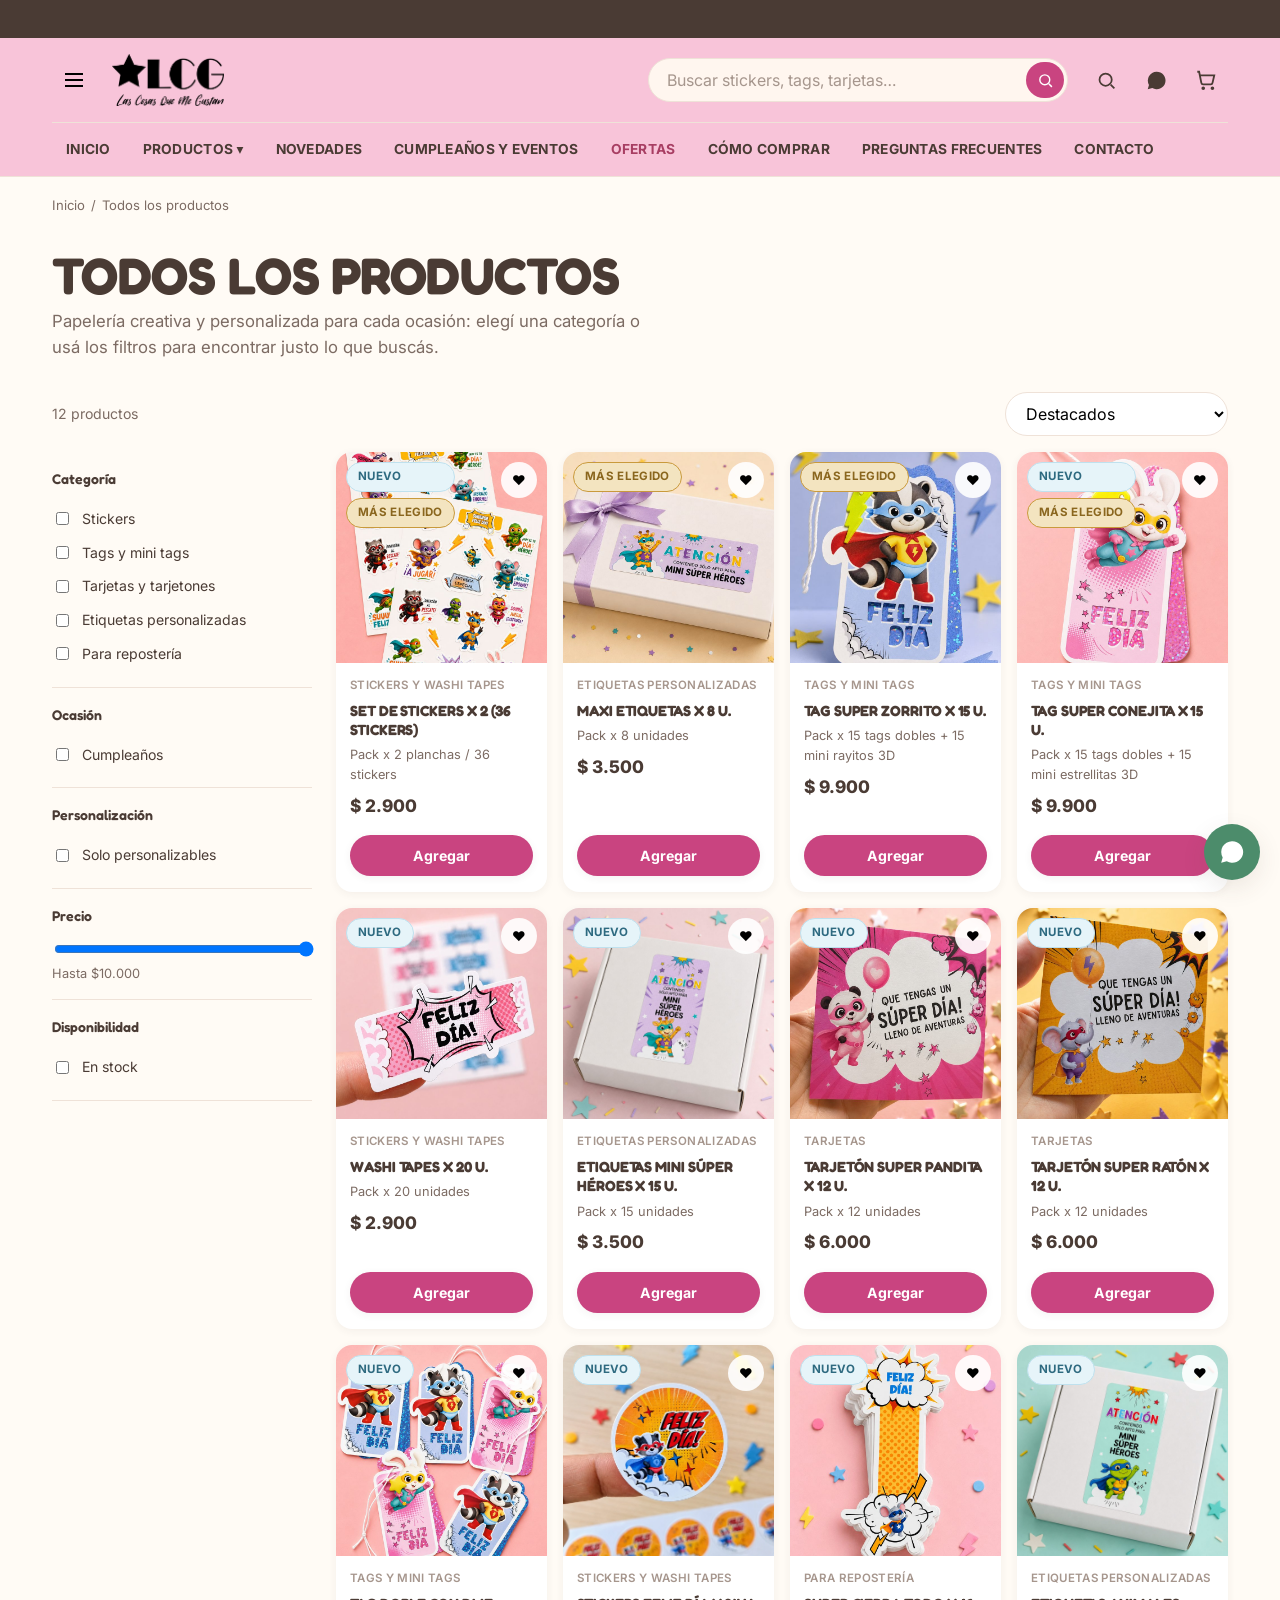
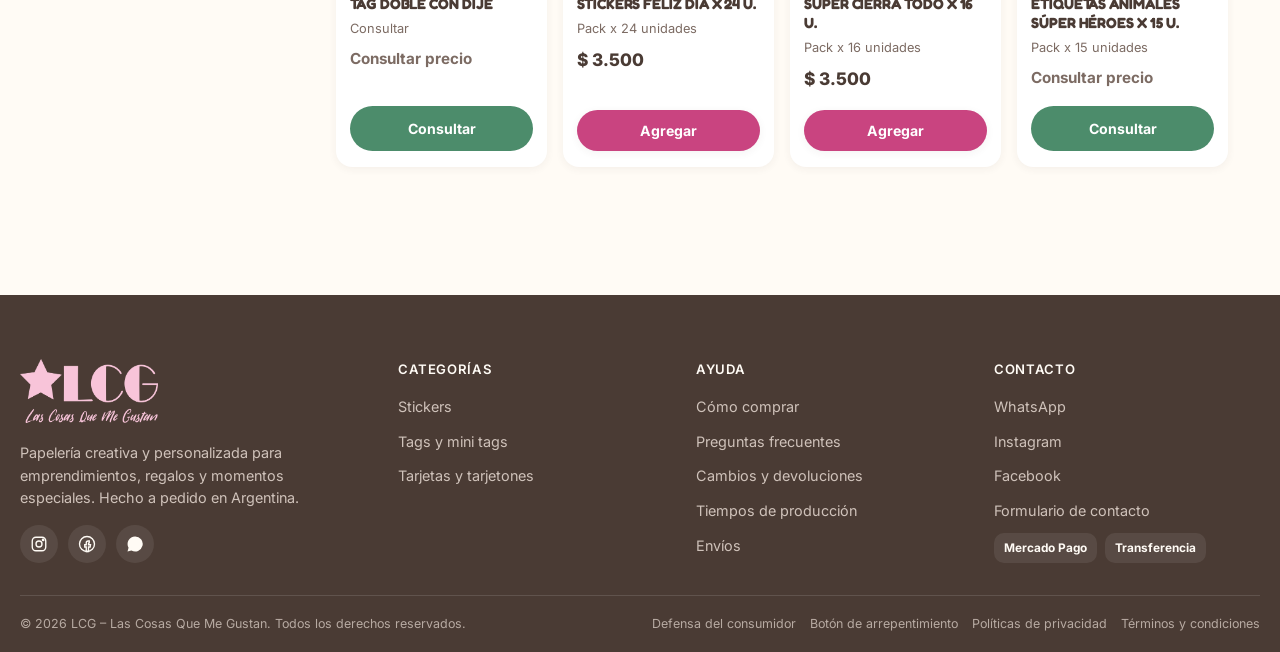
<file: categoria.html>
<!DOCTYPE html>
<html lang="es-AR">
<head>
<meta charset="UTF-8">
<meta name="viewport" content="width=device-width, initial-scale=1.0">
<title id="page-title">Productos | LCG – Las Cosas Que Me Gustan</title>
<meta name="description" id="page-desc" content="Descubrí stickers, tags, tarjetas y etiquetas personalizadas de LCG. Filtrá por categoría, ocasión, precio y disponibilidad.">
<link rel="canonical" id="page-canonical" href="https://www.lascosasquemegustan.com.ar/categoria.html">
<meta property="og:type" content="website">
<meta property="og:site_name" content="LCG – Las Cosas Que Me Gustan">
<meta property="og:title" id="og-title" content="Productos | LCG – Las Cosas Que Me Gustan">
<meta property="og:description" id="og-desc" content="Descubrí stickers, tags, tarjetas y etiquetas personalizadas de LCG. Filtrá por categoría, ocasión, precio y disponibilidad.">
<meta property="og:url" id="og-url" content="https://www.lascosasquemegustan.com.ar/categoria.html">
<meta property="og:image" content="https://www.lascosasquemegustan.com.ar/assets/og-image.jpg">
<meta name="twitter:card" content="summary_large_image">
<meta name="twitter:title" id="twitter-title" content="Productos | LCG – Las Cosas Que Me Gustan">
<meta name="twitter:description" id="twitter-desc" content="Descubrí stickers, tags, tarjetas y etiquetas personalizadas de LCG. Filtrá por categoría, ocasión, precio y disponibilidad.">
<meta name="twitter:image" content="https://www.lascosasquemegustan.com.ar/assets/og-image.jpg">
<meta name="robots" content="index, follow">
<link rel="icon" href="assets/favicon-32.png" sizes="32x32" type="image/png">
<link rel="icon" href="assets/favicon-512.png" sizes="512x512" type="image/png">
<link rel="apple-touch-icon" href="assets/apple-touch-icon.png">
<link rel="stylesheet" href="css/styles.css">
<script type="application/ld+json" id="breadcrumb-jsonld">
{
  "@context": "https://schema.org",
  "@type": "BreadcrumbList",
  "itemListElement": [
    {"@type":"ListItem","position":1,"name":"Inicio","item":"https://www.lascosasquemegustan.com.ar/"},
    {"@type":"ListItem","position":2,"name":"Productos","item":"https://www.lascosasquemegustan.com.ar/categoria.html"}
  ]
}
</script>
</head>
<body>
<div class="page-preloader" data-page-preloader aria-hidden="true">
  <div class="page-preloader__fill"></div>
  <img class="page-preloader__logo" src="assets/logo-lcg.png" alt="">
</div>
<a href="#main" class="skip-link">Saltar al contenido principal</a>

<div class="topbar" role="region" aria-label="Beneficios de LCG">
  <div class="topbar__track">
    <span class="topbar__item">✦ Productos personalizados para cada ocasión</span>
    <span class="topbar__item">✦ Envíos por moto mensajería y otros medios</span>
    <span class="topbar__item">✦ Producción artesanal y por pedido</span>
    <span class="topbar__item" aria-hidden="true">✦ Productos personalizados para cada ocasión</span>
    <span class="topbar__item" aria-hidden="true">✦ Envíos por moto mensajería y otros medios</span>
  </div>
</div>

<header class="site-header" data-site-header>
  <div class="container">
    <div class="header-main">
      <button class="header-main__menu-btn" data-mobile-menu-open aria-label="Abrir menú de navegación">
        <svg width="24" height="24" viewBox="0 0 24 24" fill="none" stroke="currentColor" stroke-width="2"><path d="M3 6h18M3 12h18M3 18h18"/></svg>
      </button>
      <a href="index.html" class="logo"><img src="assets/logo-lcg.png" alt="LCG – Las Cosas Que Me Gustan" height="52"></a>
      <form class="header-search" role="search" action="categoria.html" method="get">
        <label for="search-desktop" class="visually-hidden">Buscar productos</label>
        <input id="search-desktop" name="q" type="search" placeholder="Buscar stickers, tags, tarjetas…">
        <button type="submit" aria-label="Buscar"><svg width="17" height="17" viewBox="0 0 24 24" fill="none" stroke="currentColor" stroke-width="2"><circle cx="11" cy="11" r="7"/><path d="m21 21-4.3-4.3"/></svg></button>
      </form>
      <div class="header-actions">
        <button class="icon-btn" data-search-toggle aria-label="Buscar"><svg width="21" height="21" viewBox="0 0 24 24" fill="none" stroke="currentColor" stroke-width="2"><circle cx="11" cy="11" r="7"/><path d="m21 21-4.3-4.3"/></svg></button>
        <a href="https://wa.me/5491156983539" class="icon-btn icon-btn--whatsapp" aria-label="Escribinos por WhatsApp" target="_blank" rel="noopener"><svg width="21" height="21" viewBox="0 0 24 24" fill="currentColor"><path d="M12 2a10 10 0 0 0-8.6 15L2 22l5.2-1.4A10 10 0 1 0 12 2z"/></svg></a>
        <button class="icon-btn" data-cart-open aria-label="Ver carrito de compras">
          <svg width="22" height="22" viewBox="0 0 24 24" fill="none" stroke="currentColor" stroke-width="2"><circle cx="9" cy="21" r="1"/><circle cx="19" cy="21" r="1"/><path d="M2.5 3h2l2.4 12.1a2 2 0 0 0 2 1.6h8.2a2 2 0 0 0 2-1.6L21 7H6"/></svg>
          <span class="icon-btn__count" data-cart-count>0</span>
        </button>
      </div>
    </div>
    <div class="header-search-mobile" data-search-mobile style="display:none;">
      <form role="search" action="categoria.html" method="get">
        <label for="search-mobile" class="visually-hidden">Buscar productos</label>
        <input id="search-mobile" name="q" type="search" placeholder="Buscar stickers, tags, tarjetas…">
      </form>
    </div>
    <nav class="main-nav" aria-label="Navegación principal">
      <ul class="main-nav__list">
        <li><a class="main-nav__link" href="index.html">Inicio</a></li>
        <li class="main-nav__item has-dropdown">
          <a class="main-nav__link" href="categoria.html" aria-haspopup="true">Productos ▾</a>
          <div class="main-nav__dropdown">
            <a href="categoria.html?cat=stickers">Stickers</a>
            <a href="categoria.html?cat=tags">Tags y mini tags</a>
            <a href="categoria.html?cat=tarjetas">Tarjetas y tarjetones</a>
            <a href="categoria.html?cat=etiquetas">Etiquetas personalizadas</a>
            <a href="categoria.html?cat=papeleria-reposteria">Papelería para repostería</a>
            <a href="categoria.html">Ver todos los productos</a>
          </div>
        </li>
        <li><a class="main-nav__link" href="categoria.html?filter=nuevo">Novedades</a></li>
        <li><a class="main-nav__link" href="categoria.html?cat=cumpleanos">Cumpleaños y eventos</a></li>
        <li><a class="main-nav__link main-nav__link--sale" href="categoria.html?filter=ofertas">Ofertas</a></li>
        <li><a class="main-nav__link" href="como-comprar.html">Cómo comprar</a></li>
        <li><a class="main-nav__link" href="preguntas-frecuentes.html">Preguntas frecuentes</a></li>
        <li><a class="main-nav__link" href="contacto.html">Contacto</a></li>
      </ul>
    </nav>
  </div>
</header>

<div class="mobile-menu" data-mobile-menu>
  <div class="mobile-menu__backdrop" data-mobile-menu-backdrop></div>
  <div class="mobile-menu__panel" role="dialog" aria-modal="true" aria-label="Menú de navegación">
    <div class="mobile-menu__head">
      <a href="index.html" class="logo"><img src="assets/logo-lcg.png" alt="LCG – Las Cosas Que Me Gustan" height="52"></a>
      <button class="mobile-menu__close" data-mobile-menu-close aria-label="Cerrar menú"><svg width="18" height="18" viewBox="0 0 24 24" fill="none" stroke="currentColor" stroke-width="2"><path d="M18 6 6 18M6 6l12 12"/></svg></button>
    </div>
    <ul class="mobile-menu__list">
      <li><a href="index.html">Inicio</a></li>
      <li><a href="categoria.html">Ver todos los productos</a></li>
      <li><a href="categoria.html?filter=nuevo">Novedades</a></li>
      <li><a href="categoria.html?cat=stickers">Stickers</a></li>
      <li><a href="categoria.html?cat=tags">Tags y mini tags</a></li>
      <li><a href="categoria.html?cat=tarjetas">Tarjetas y tarjetones</a></li>
      <li><a href="categoria.html?cat=etiquetas">Etiquetas personalizadas</a></li>
      <li><a href="categoria.html?cat=papeleria-reposteria">Papelería para repostería</a></li>
      <li><a href="categoria.html?cat=cumpleanos">Cumpleaños y eventos</a></li>
      <li><a href="categoria.html?filter=ofertas">Ofertas</a></li>
      <li><a href="como-comprar.html">Cómo comprar</a></li>
      <li><a href="preguntas-frecuentes.html">Preguntas frecuentes</a></li>
      <li><a href="contacto.html">Contacto</a></li>
    </ul>
    <div class="mobile-menu__foot">
      <a href="https://wa.me/5491156983539" class="btn btn-whatsapp btn-block" target="_blank" rel="noopener">Escribinos por WhatsApp</a>
    </div>
  </div>
</div>

<main id="main">
  <div class="container">
    <nav class="breadcrumbs" aria-label="Migas de pan">
      <a href="index.html">Inicio</a><span>/</span><span aria-current="page" id="crumb-current">Productos</span>
    </nav>
    <div class="cat-page-head">
      <h1 class="section-title" id="cat-title">Todos los productos</h1>
      <p class="section-sub" id="cat-desc" style="margin-top:8px;">Papelería creativa y personalizada para cada ocasión: elegí una categoría o usá los filtros para encontrar justo lo que buscás.</p>
    </div>

    <div class="cat-toolbar">
      <button class="btn btn-ghost btn-sm filters-btn-mobile" data-filters-open>
        <svg width="16" height="16" viewBox="0 0 24 24" fill="none" stroke="currentColor" stroke-width="2"><path d="M4 6h16M7 12h10M10 18h4"/></svg>
        Filtros
      </button>
      <span class="cat-toolbar__count" data-result-count>12 productos</span>
      <label for="sort" class="visually-hidden">Ordenar por</label>
      <select id="sort" class="select-sort" data-sort-select>
        <option value="destacados">Destacados</option>
        <option value="nuevos">Nuevos</option>
        <option value="precio-asc">Precio: menor a mayor</option>
        <option value="precio-desc">Precio: mayor a menor</option>
      </select>
    </div>

    <div class="cat-layout">
      <!-- Filtros escritorio -->
      <aside class="filters" aria-label="Filtros de productos">
        <div class="filter-group">
          <h4>Categoría</h4>
          <label class="filter-option"><input type="checkbox" name="f-cat" value="stickers"> Stickers</label>
          <label class="filter-option"><input type="checkbox" name="f-cat" value="tags"> Tags y mini tags</label>
          <label class="filter-option"><input type="checkbox" name="f-cat" value="tarjetas"> Tarjetas y tarjetones</label>
          <label class="filter-option"><input type="checkbox" name="f-cat" value="etiquetas"> Etiquetas personalizadas</label>
          <label class="filter-option"><input type="checkbox" name="f-cat" value="papeleria-reposteria"> Para repostería</label>
        </div>
        <div class="filter-group">
          <h4>Ocasión</h4>
          <label class="filter-option"><input type="checkbox" name="f-occ" value="cumpleanos"> Cumpleaños</label>
        </div>
        <div class="filter-group">
          <h4>Personalización</h4>
          <label class="filter-option"><input type="checkbox" name="f-custom" value="1"> Solo personalizables</label>
        </div>
        <div class="filter-group filter-price">
          <h4>Precio</h4>
          <input type="range" id="price-range" min="0" max="10000" step="500" value="10000" aria-label="Precio máximo">
          <p style="font-size:.8rem;color:var(--text-soft);" id="price-range-label">Hasta $10.000</p>
        </div>
        <div class="filter-group">
          <h4>Disponibilidad</h4>
          <label class="filter-option"><input type="checkbox" name="f-stock" value="in_stock"> En stock</label>
        </div>
      </aside>

      <div>
        <div class="product-grid" data-category-products></div>
        <nav class="pagination" aria-label="Paginación de productos"></nav>
      </div>
    </div>
  </div>
</main>

<!-- Panel de filtros móvil -->
<div class="filters-drawer" data-filters-drawer>
  <div class="filters-drawer__backdrop" data-filters-backdrop></div>
  <div class="filters-drawer__panel" role="dialog" aria-modal="true" aria-label="Filtros de productos">
    <div class="mobile-menu__head">
      <h2 style="font-size:1.1rem;">Filtros</h2>
      <button class="mobile-menu__close" data-filters-close aria-label="Cerrar filtros"><svg width="16" height="16" viewBox="0 0 24 24" fill="none" stroke="currentColor" stroke-width="2"><path d="M18 6 6 18M6 6l12 12"/></svg></button>
    </div>
    <div class="filter-group">
      <h4>Categoría</h4>
      <label class="filter-option"><input type="checkbox" name="f-cat" value="stickers"> Stickers</label>
      <label class="filter-option"><input type="checkbox" name="f-cat" value="tags"> Tags y mini tags</label>
      <label class="filter-option"><input type="checkbox" name="f-cat" value="tarjetas"> Tarjetas y tarjetones</label>
      <label class="filter-option"><input type="checkbox" name="f-cat" value="etiquetas"> Etiquetas personalizadas</label>
      <label class="filter-option"><input type="checkbox" name="f-cat" value="papeleria-reposteria"> Para repostería</label>
    </div>
    <div class="filter-group">
      <h4>Personalización</h4>
      <label class="filter-option"><input type="checkbox" name="f-custom" value="1"> Solo personalizables</label>
    </div>
    <button class="btn btn-primary btn-block" data-filters-close style="margin-top:16px;">Ver resultados</button>
  </div>
</div>

<footer class="site-footer">
  <div class="container footer-top">
    <div class="footer-brand">
      <a href="index.html" class="logo-chip"><img src="assets/logo-lcg-pink.png" alt="LCG – Las Cosas Que Me Gustan"></a>
      <p>Papelería creativa y personalizada para emprendimientos, regalos y momentos especiales. Hecho a pedido en Argentina.</p>
      <div class="footer-social">
        <a href="https://www.instagram.com/lcg.lascosasquemegustan/" target="_blank" rel="noopener" aria-label="Instagram de LCG"><svg width="18" height="18" viewBox="0 0 24 24" fill="none" stroke="currentColor" stroke-width="1.8"><rect x="3" y="3" width="18" height="18" rx="5"/><circle cx="12" cy="12" r="4"/><circle cx="17.5" cy="6.5" r="1"/></svg></a>
        <a href="https://www.facebook.com/LCG.lascosasquemegustan/" target="_blank" rel="noopener" aria-label="Facebook de LCG"><svg width="18" height="18" viewBox="0 0 24 24" fill="none" stroke="currentColor" stroke-width="1.8"><circle cx="12" cy="12" r="10"/><path d="M15 8h-1.5A2.5 2.5 0 0 0 11 10.5V13H9v3h2v6h3v-6h2.2l.5-3H14v-2a.5.5 0 0 1 .5-.5H15z"/></svg></a>
        <a href="https://wa.me/5491156983539" target="_blank" rel="noopener" aria-label="WhatsApp de LCG"><svg width="18" height="18" viewBox="0 0 24 24" fill="currentColor"><path d="M12 2a10 10 0 0 0-8.6 15L2 22l5.2-1.4A10 10 0 1 0 12 2z"/></svg></a>
      </div>
    </div>
    <nav class="footer-col" aria-label="Categorías">
      <h4>Categorías</h4>
      <ul>
        <li><a href="categoria.html?cat=stickers">Stickers</a></li>
        <li><a href="categoria.html?cat=tags">Tags y mini tags</a></li>
        <li><a href="categoria.html?cat=tarjetas">Tarjetas y tarjetones</a></li>
      </ul>
    </nav>
    <nav class="footer-col" aria-label="Ayuda">
      <h4>Ayuda</h4>
      <ul>
        <li><a href="como-comprar.html">Cómo comprar</a></li>
        <li><a href="preguntas-frecuentes.html">Preguntas frecuentes</a></li>
        <li><a href="como-comprar.html#cambios">Cambios y devoluciones</a></li>
        <li><a href="como-comprar.html#produccion">Tiempos de producción</a></li>
        <li><a href="como-comprar.html#envios">Envíos</a></li>
      </ul>
    </nav>
    <div class="footer-col">
      <h4>Contacto</h4>
      <ul>
        <li><a href="https://wa.me/5491156983539" target="_blank" rel="noopener">WhatsApp</a></li>
        <li><a href="https://www.instagram.com/lcg.lascosasquemegustan/" target="_blank" rel="noopener">Instagram</a></li>
        <li><a href="https://www.facebook.com/LCG.lascosasquemegustan/" target="_blank" rel="noopener">Facebook</a></li>
        <li><a href="contacto.html">Formulario de contacto</a></li>
      </ul>
      <div class="footer-payments">
        <span class="pay-chip">Mercado Pago</span>
        <span class="pay-chip">Transferencia</span>
      </div>
    </div>
  </div>
  <div class="container footer-bottom">
    <span>© 2026 LCG – Las Cosas Que Me Gustan. Todos los derechos reservados.</span>
    <div class="footer-legal">
      <a href="#">Defensa del consumidor</a>
      <a href="#">Botón de arrepentimiento</a>
      <a href="#">Políticas de privacidad</a>
      <a href="#">Términos y condiciones</a>
    </div>
  </div>
</footer>

<button class="wa-float" data-wa-float aria-label="Abrir opciones de WhatsApp" aria-haspopup="true"><svg width="26" height="26" viewBox="0 0 24 24" fill="currentColor"><path d="M12 2a10 10 0 0 0-8.6 15L2 22l5.2-1.4A10 10 0 1 0 12 2z"/></svg></button>
<div class="wa-menu" data-wa-menu role="menu" aria-label="Opciones de mensaje por WhatsApp">
  <h4>¿En qué te ayudamos?</h4>
  <a data-wa-msg="consulta" target="_blank" rel="noopener">Quiero consultar por este producto</a>
  <a data-wa-msg="personalizar" target="_blank" rel="noopener">Quiero personalizar este diseño</a>
  <a data-wa-msg="pedido" target="_blank" rel="noopener">Necesito ayuda con mi pedido</a>
  <a data-wa-msg="cotizar" target="_blank" rel="noopener">Quiero cotizar una cantidad diferente</a>
</div>

<div class="cart-drawer" data-cart-drawer>
  <div class="cart-drawer__backdrop" data-cart-backdrop></div>
  <div class="cart-drawer__panel" role="dialog" aria-modal="true" aria-label="Carrito de compras">
    <div class="cart-drawer__head">
      <h2 style="font-size:1.1rem;">Tu carrito</h2>
      <button class="cart-drawer__close" data-cart-close aria-label="Cerrar carrito"><svg width="16" height="16" viewBox="0 0 24 24" fill="none" stroke="currentColor" stroke-width="2"><path d="M18 6 6 18M6 6l12 12"/></svg></button>
    </div>
    <div class="cart-drawer__items" data-cart-items></div>
    <div class="cart-empty" data-cart-empty>
      <p>Tu carrito está vacío por ahora.</p>
      <a href="categoria.html" class="btn btn-secondary" style="margin-top:14px;">Ver productos</a>
    </div>
    <div class="cart-drawer__foot" data-cart-foot style="display:none;">
      <div class="cart-coupon">
        <label for="coupon" class="visually-hidden">Cupón de descuento</label>
        <input id="coupon" type="text" placeholder="Cupón de descuento">
        <button class="btn btn-ghost btn-sm" type="button">Aplicar</button>
      </div>
      <div class="cart-summary-row"><span>Subtotal</span><span data-cart-subtotal>$0</span></div>
      <div class="cart-summary-row"><span>Envío estimado</span><span data-cart-shipping>—</span></div>
      <div class="cart-summary-row total"><span>Total</span><span data-cart-total>$0</span></div>
      <a href="checkout.html" class="btn btn-primary btn-block">Finalizar compra</a>
    </div>
  </div>
</div>

<script src="js/products-data.js"></script>
<script src="js/render.js"></script>
<script>
  (function () {
    const PAGE_SIZE = 12;
    const params = new URLSearchParams(window.location.search);
    const catSlug = params.get('cat');
    const q = (params.get('q') || '').toLowerCase();
    let baseList = LCG_PRODUCTS;
    let titleText = 'Todos los productos';
    let descText = 'Papelería creativa y personalizada para cada ocasión: elegí una categoría o usá los filtros para encontrar justo lo que buscás.';

    if (catSlug) {
      baseList = baseList.filter((p) => p.category === catSlug || (p.occasion && p.occasion.includes(catSlug)));
      const cat = LCG_CATEGORIES.find((c) => c.slug === catSlug);
      if (cat) { titleText = cat.label; descText = cat.desc; }
    }
    if (params.get('filter') === 'nuevo') { baseList = baseList.filter(p => p.badges.includes('new')); titleText = 'Novedades'; }
    if (params.get('filter') === 'ofertas') { baseList = baseList.filter(p => p.badges.includes('offer')); titleText = 'Ofertas'; }
    if (q) { baseList = baseList.filter(p => p.name.toLowerCase().includes(q)); titleText = `Resultados para "${q}"`; }

    document.getElementById('cat-title').textContent = titleText;
    document.getElementById('cat-desc').textContent = descText;
    document.getElementById('crumb-current').textContent = titleText;

    const SITE_URL = 'https://www.lascosasquemegustan.com.ar/';
    const pageTitle = titleText + ' | LCG – Las Cosas Que Me Gustan';
    // El canonical solo refleja el parámetro que define contenido distinto (?cat=);
    // se ignoran filter/q/sort/page para no generar canonicals duplicados por ruido.
    const pageUrl = SITE_URL + 'categoria.html' + (catSlug ? '?cat=' + catSlug : '');

    document.getElementById('page-title').textContent = pageTitle;
    document.getElementById('page-desc').setAttribute('content', descText);
    document.getElementById('page-canonical').setAttribute('href', pageUrl);
    document.getElementById('og-title').setAttribute('content', pageTitle);
    document.getElementById('og-desc').setAttribute('content', descText);
    document.getElementById('og-url').setAttribute('content', pageUrl);
    document.getElementById('twitter-title').setAttribute('content', pageTitle);
    document.getElementById('twitter-desc').setAttribute('content', descText);

    let currentPage = 1;
    const sortSelect = document.getElementById('sort');
    const priceInput = document.getElementById('price-range');
    const priceLabel = document.getElementById('price-range-label');
    const PRICE_MAX = priceInput ? parseInt(priceInput.max, 10) : 10000;

    function getCheckedValues(name) {
      return Array.from(document.querySelectorAll(`input[name="${name}"]:checked`)).map((i) => i.value);
    }
    function syncCheckbox(name, value, checked) {
      document.querySelectorAll(`input[name="${name}"][value="${value}"]`).forEach((i) => { i.checked = checked; });
    }

    function getFilteredList() {
      let list = baseList;
      const cats = getCheckedValues('f-cat');
      if (cats.length) list = list.filter((p) => cats.includes(p.category));
      const occs = getCheckedValues('f-occ');
      if (occs.length) list = list.filter((p) => p.occasion && p.occasion.some((o) => occs.includes(o)));
      if (getCheckedValues('f-custom').length) list = list.filter((p) => p.personalizable);
      if (getCheckedValues('f-stock').length) list = list.filter((p) => p.stock === 'in_stock' || p.stock === 'last_units');
      if (priceInput) {
        const maxPrice = parseInt(priceInput.value, 10);
        if (maxPrice < PRICE_MAX) list = list.filter((p) => typeof p.price === 'number' && p.price <= maxPrice);
      }
      return list;
    }

    function sortList(list) {
      const sortBy = sortSelect ? sortSelect.value : 'destacados';
      const arr = [...list];
      if (sortBy === 'nuevos') {
        arr.sort((a, b) => (b.badges.includes('new') ? 1 : 0) - (a.badges.includes('new') ? 1 : 0));
      } else if (sortBy === 'precio-asc') {
        arr.sort((a, b) => (typeof a.price === 'number' ? a.price : Infinity) - (typeof b.price === 'number' ? b.price : Infinity));
      } else if (sortBy === 'precio-desc') {
        arr.sort((a, b) => (typeof b.price === 'number' ? b.price : -Infinity) - (typeof a.price === 'number' ? a.price : -Infinity));
      } else {
        arr.sort((a, b) => (b.badges.includes('most_picked') ? 1 : 0) - (a.badges.includes('most_picked') ? 1 : 0));
      }
      return arr;
    }

    function renderPagination(totalItems) {
      const nav = document.querySelector('.pagination');
      if (!nav) return;
      const totalPages = Math.max(1, Math.ceil(totalItems / PAGE_SIZE));
      if (currentPage > totalPages) currentPage = totalPages;
      if (totalPages <= 1) { nav.innerHTML = ''; return; }
      let html = '';
      if (currentPage > 1) html += `<button type="button" data-page="${currentPage - 1}" aria-label="Página anterior">←</button>`;
      for (let i = 1; i <= totalPages; i++) {
        html += i === currentPage
          ? `<span class="is-current" aria-current="page">${i}</span>`
          : `<button type="button" data-page="${i}" aria-label="Página ${i}">${i}</button>`;
      }
      if (currentPage < totalPages) html += `<button type="button" data-page="${currentPage + 1}" aria-label="Página siguiente">→</button>`;
      nav.innerHTML = html;
    }

    function render() {
      const filtered = sortList(getFilteredList());
      document.querySelector('[data-result-count]').textContent = filtered.length + (filtered.length === 1 ? ' producto' : ' productos');

      const start = (currentPage - 1) * PAGE_SIZE;
      const pageItems = filtered.slice(start, start + PAGE_SIZE);

      if (pageItems.length) {
        lcgRenderProductGrid('[data-category-products]', pageItems);
      } else if (baseList.length === 0) {
        document.querySelector('[data-category-products]').innerHTML = `
          <div style="grid-column:1/-1; text-align:center; padding:48px 20px; background:var(--bg-alt); border-radius:var(--r-lg);">
            <p style="font-family:var(--font-display); font-size:1.2rem; margin-bottom:8px;">Todavía no hay productos cargados acá</p>
            <p style="color:var(--text-soft); max-width:420px; margin:0 auto 18px;">Esta categoría está en preparación. Mientras tanto, consultanos por WhatsApp o mirá el resto del catálogo.</p>
            <a href="https://wa.me/5491156983539?text=Hola!%20Quiero%20consultar%20disponibilidad" class="btn btn-whatsapp" target="_blank" rel="noopener" style="margin-right:8px;">Consultar por WhatsApp</a>
            <a href="categoria.html" class="btn btn-secondary">Ver todos los productos</a>
          </div>`;
      } else {
        document.querySelector('[data-category-products]').innerHTML = `
          <div style="grid-column:1/-1; text-align:center; padding:48px 20px; background:var(--bg-alt); border-radius:var(--r-lg);">
            <p style="font-family:var(--font-display); font-size:1.2rem; margin-bottom:8px;">No encontramos productos con estos filtros</p>
            <p style="color:var(--text-soft); max-width:420px; margin:0 auto 18px;">Probá sacar algún filtro o consultanos por WhatsApp.</p>
            <a href="https://wa.me/5491156983539?text=Hola!%20Quiero%20consultar%20disponibilidad" class="btn btn-whatsapp" target="_blank" rel="noopener">Consultar por WhatsApp</a>
          </div>`;
      }
      renderPagination(filtered.length);
    }

    document.querySelectorAll('input[name^="f-"]').forEach((input) => {
      input.addEventListener('change', () => {
        syncCheckbox(input.name, input.value, input.checked);
        currentPage = 1;
        render();
      });
    });

    if (priceInput) {
      priceInput.addEventListener('input', () => {
        const v = parseInt(priceInput.value, 10);
        if (priceLabel) priceLabel.textContent = v >= PRICE_MAX ? `Hasta $${PRICE_MAX.toLocaleString('es-AR')}+` : `Hasta $${v.toLocaleString('es-AR')}`;
        currentPage = 1;
        render();
      });
    }

    if (sortSelect) sortSelect.addEventListener('change', () => { currentPage = 1; render(); });

    document.querySelector('.pagination')?.addEventListener('click', (e) => {
      const btn = e.target.closest('[data-page]');
      if (!btn) return;
      currentPage = parseInt(btn.getAttribute('data-page'), 10);
      render();
      document.querySelector('[data-category-products]')?.scrollIntoView({ behavior: 'smooth', block: 'start' });
    });

    render();
  })();
</script>
<script src="js/cart.js"></script>
<script src="js/main.js"></script>
</body>
</html>
</file>
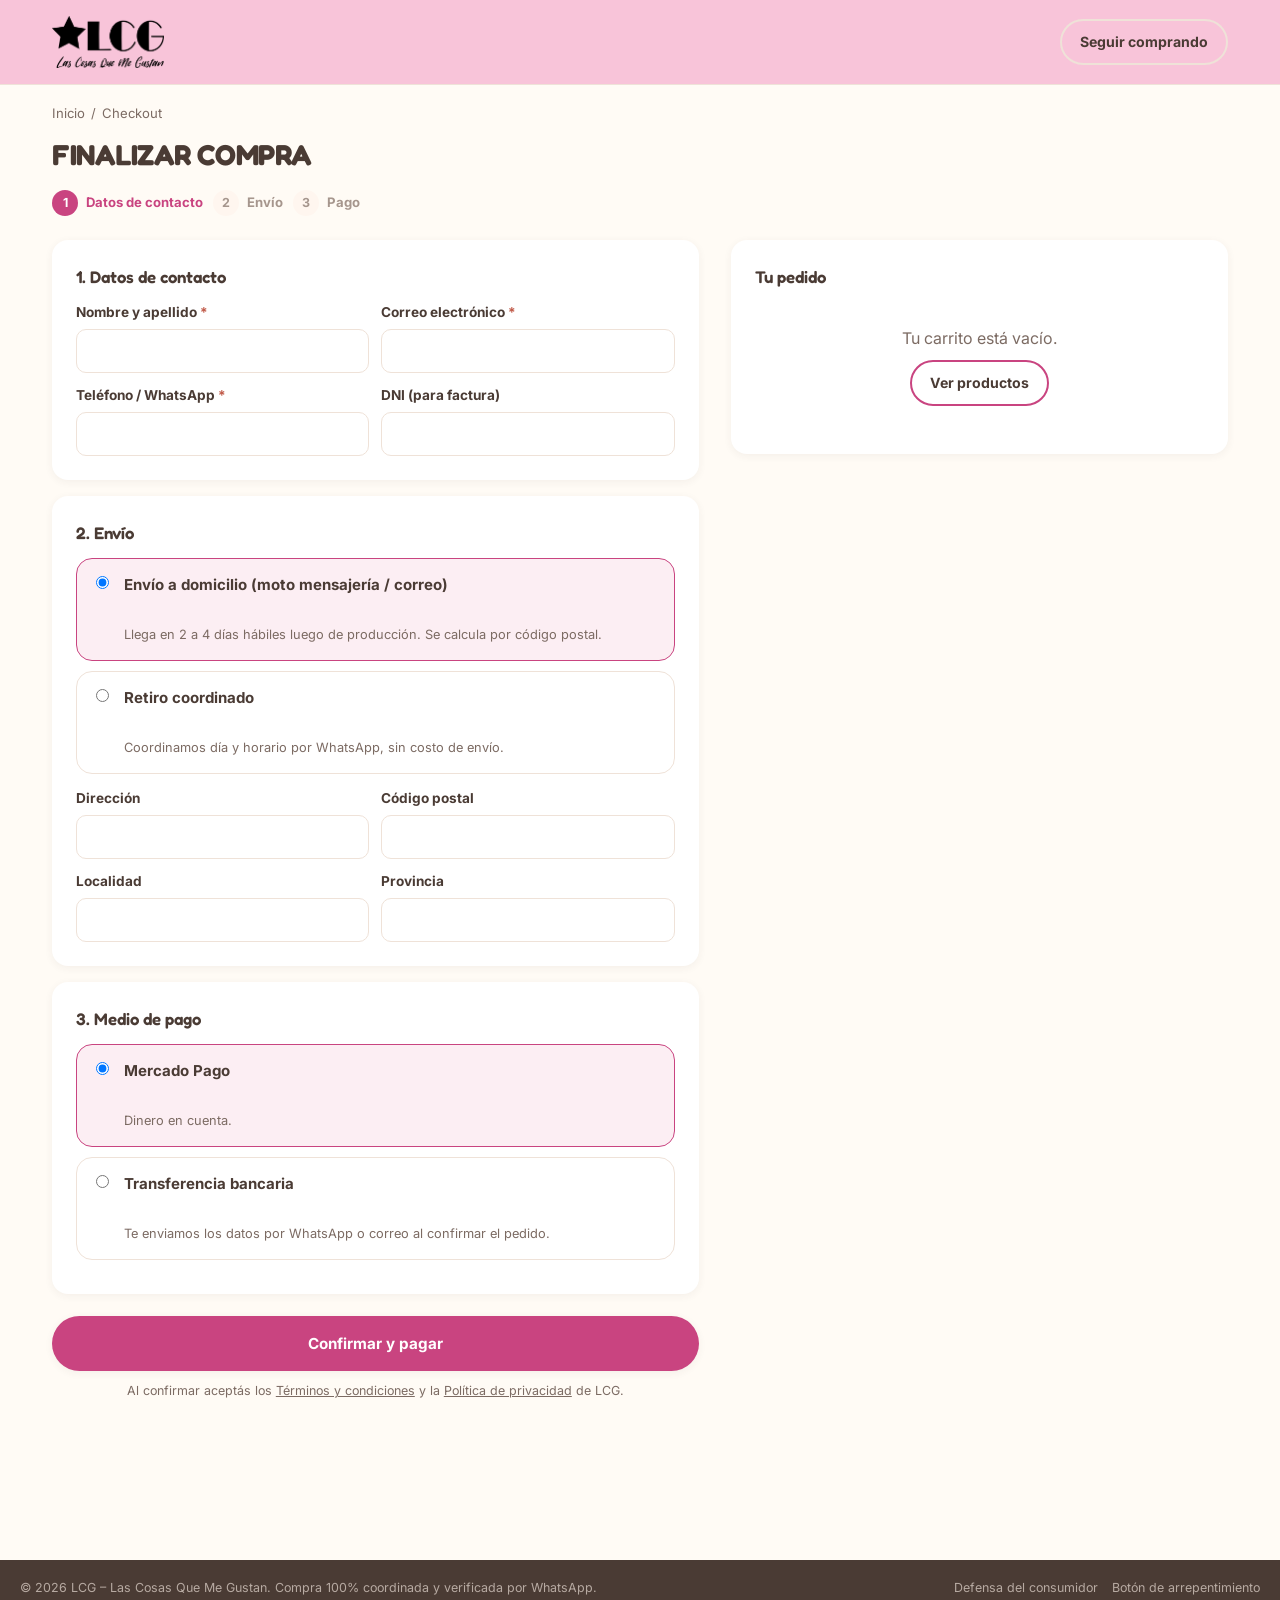
<file: checkout.html>
<!DOCTYPE html>
<html lang="es-AR">
<head>
<meta charset="UTF-8">
<meta name="viewport" content="width=device-width, initial-scale=1.0">
<title>Checkout | LCG – Las Cosas Que Me Gustan</title>
<meta name="description" content="Finalizá tu compra en LCG de forma simple y segura: Mercado Pago o transferencia bancaria, envío a domicilio o retiro coordinado.">
<meta name="robots" content="noindex, follow">
<link rel="icon" href="assets/favicon-32.png" sizes="32x32" type="image/png">
<link rel="icon" href="assets/favicon-512.png" sizes="512x512" type="image/png">
<link rel="apple-touch-icon" href="assets/apple-touch-icon.png">
<link rel="stylesheet" href="css/styles.css">
</head>
<body>
<div class="page-preloader" data-page-preloader aria-hidden="true">
  <div class="page-preloader__fill"></div>
  <img class="page-preloader__logo" src="assets/logo-lcg.png" alt="">
</div>
<a href="#main" class="skip-link">Saltar al contenido principal</a>

<header class="site-header" data-site-header>
  <div class="container">
    <div class="header-main">
      <a href="index.html" class="logo"><img src="assets/logo-lcg.png" alt="LCG – Las Cosas Que Me Gustan" height="52"></a>
      <div class="header-actions" style="margin-left:auto;">
        <a href="index.html" class="btn btn-ghost btn-sm">Seguir comprando</a>
      </div>
    </div>
  </div>
</header>

<main id="main">
  <div class="container">
    <nav class="breadcrumbs" aria-label="Migas de pan">
      <a href="index.html">Inicio</a><span>/</span><span aria-current="page">Checkout</span>
    </nav>

    <h1 class="section-title" style="font-size:1.8rem; margin-bottom:20px;">Finalizar compra</h1>

    <div class="checkout-steps">
      <div class="checkout-step is-active"><span class="num">1</span> Datos de contacto</div>
      <div class="checkout-step"><span class="num">2</span> Envío</div>
      <div class="checkout-step"><span class="num">3</span> Pago</div>
    </div>

    <div class="checkout-layout">
      <div>
        <div class="checkout-card">
          <h3>1. Datos de contacto</h3>
          <div class="form-grid cols-2">
            <div class="field"><label for="co-name" class="required">Nombre y apellido</label><input id="co-name" type="text" required></div>
            <div class="field"><label for="co-email" class="required">Correo electrónico</label><input id="co-email" type="email" required></div>
            <div class="field"><label for="co-phone" class="required">Teléfono / WhatsApp</label><input id="co-phone" type="tel" required></div>
            <div class="field"><label for="co-dni">DNI (para factura)</label><input id="co-dni" type="text"></div>
          </div>
        </div>

        <div class="checkout-card">
          <h3>2. Envío</h3>
          <div class="payment-option is-selected" data-payment-option="domicilio">
            <input type="radio" name="shipping" checked>
            <div><strong>Envío a domicilio (moto mensajería / correo)</strong><br><small>Llega en 2 a 4 días hábiles luego de producción. Se calcula por código postal.</small></div>
          </div>
          <div class="payment-option" data-payment-option="retiro">
            <input type="radio" name="shipping">
            <div><strong>Retiro coordinado</strong><br><small>Coordinamos día y horario por WhatsApp, sin costo de envío.</small></div>
          </div>
          <div class="form-grid cols-2" style="margin-top:14px;">
            <div class="field"><label for="co-address">Dirección</label><input id="co-address" type="text"></div>
            <div class="field"><label for="co-cp">Código postal</label><input id="co-cp" type="text" inputmode="numeric"></div>
            <div class="field"><label for="co-city">Localidad</label><input id="co-city" type="text"></div>
            <div class="field"><label for="co-prov">Provincia</label><input id="co-prov" type="text"></div>
          </div>
        </div>

        <div class="checkout-card">
          <h3>3. Medio de pago</h3>
          <div class="payment-option is-selected" data-payment-option="mercadopago">
            <input type="radio" name="payment" checked>
            <div><strong>Mercado Pago</strong><br><small>Dinero en cuenta.</small></div>
          </div>
          <div class="payment-option" data-payment-option="transferencia">
            <input type="radio" name="payment">
            <div><strong>Transferencia bancaria</strong><br><small>Te enviamos los datos por WhatsApp o correo al confirmar el pedido.</small></div>
          </div>
        </div>

        <a href="#" class="btn btn-primary btn-block" style="margin-top:6px;">Confirmar y pagar</a>
        <p style="font-size:.78rem; color:var(--text-soft); text-align:center; margin-top:10px;">Al confirmar aceptás los <a href="#" style="text-decoration:underline;">Términos y condiciones</a> y la <a href="#" style="text-decoration:underline;">Política de privacidad</a> de LCG.</p>
      </div>

      <aside class="order-summary">
        <div class="checkout-card">
          <h3>Tu pedido</h3>
          <div class="cart-drawer__items" data-cart-items style="padding:0; max-height:320px; overflow-y:auto;"></div>
          <div class="cart-empty" data-cart-empty style="padding:24px 0;">
            <p>Tu carrito está vacío.</p>
            <a href="categoria.html" class="btn btn-secondary btn-sm" style="margin-top:10px;">Ver productos</a>
          </div>
          <div data-cart-foot style="display:none; margin-top:14px;">
            <div class="cart-coupon" style="margin-bottom:12px;">
              <label for="co-coupon" class="visually-hidden">Cupón</label>
              <input id="co-coupon" type="text" placeholder="Cupón de descuento">
              <button class="btn btn-ghost btn-sm" type="button">Aplicar</button>
            </div>
            <div class="cart-summary-row"><span>Subtotal</span><span data-cart-subtotal>$0</span></div>
            <div class="cart-summary-row"><span>Envío estimado</span><span data-cart-shipping>—</span></div>
            <div class="cart-summary-row total"><span>Total</span><span data-cart-total>$0</span></div>
          </div>
        </div>
      </aside>
    </div>
  </div>
</main>

<footer class="site-footer">
  <div class="container footer-bottom" style="border-top:none;">
    <span>© 2026 LCG – Las Cosas Que Me Gustan. Compra 100% coordinada y verificada por WhatsApp.</span>
    <div class="footer-legal">
      <a href="#">Defensa del consumidor</a>
      <a href="#">Botón de arrepentimiento</a>
    </div>
  </div>
</footer>

<script src="js/products-data.js"></script>
<script src="js/cart.js"></script>
<script src="js/main.js"></script>
</body>
</html>
</file>
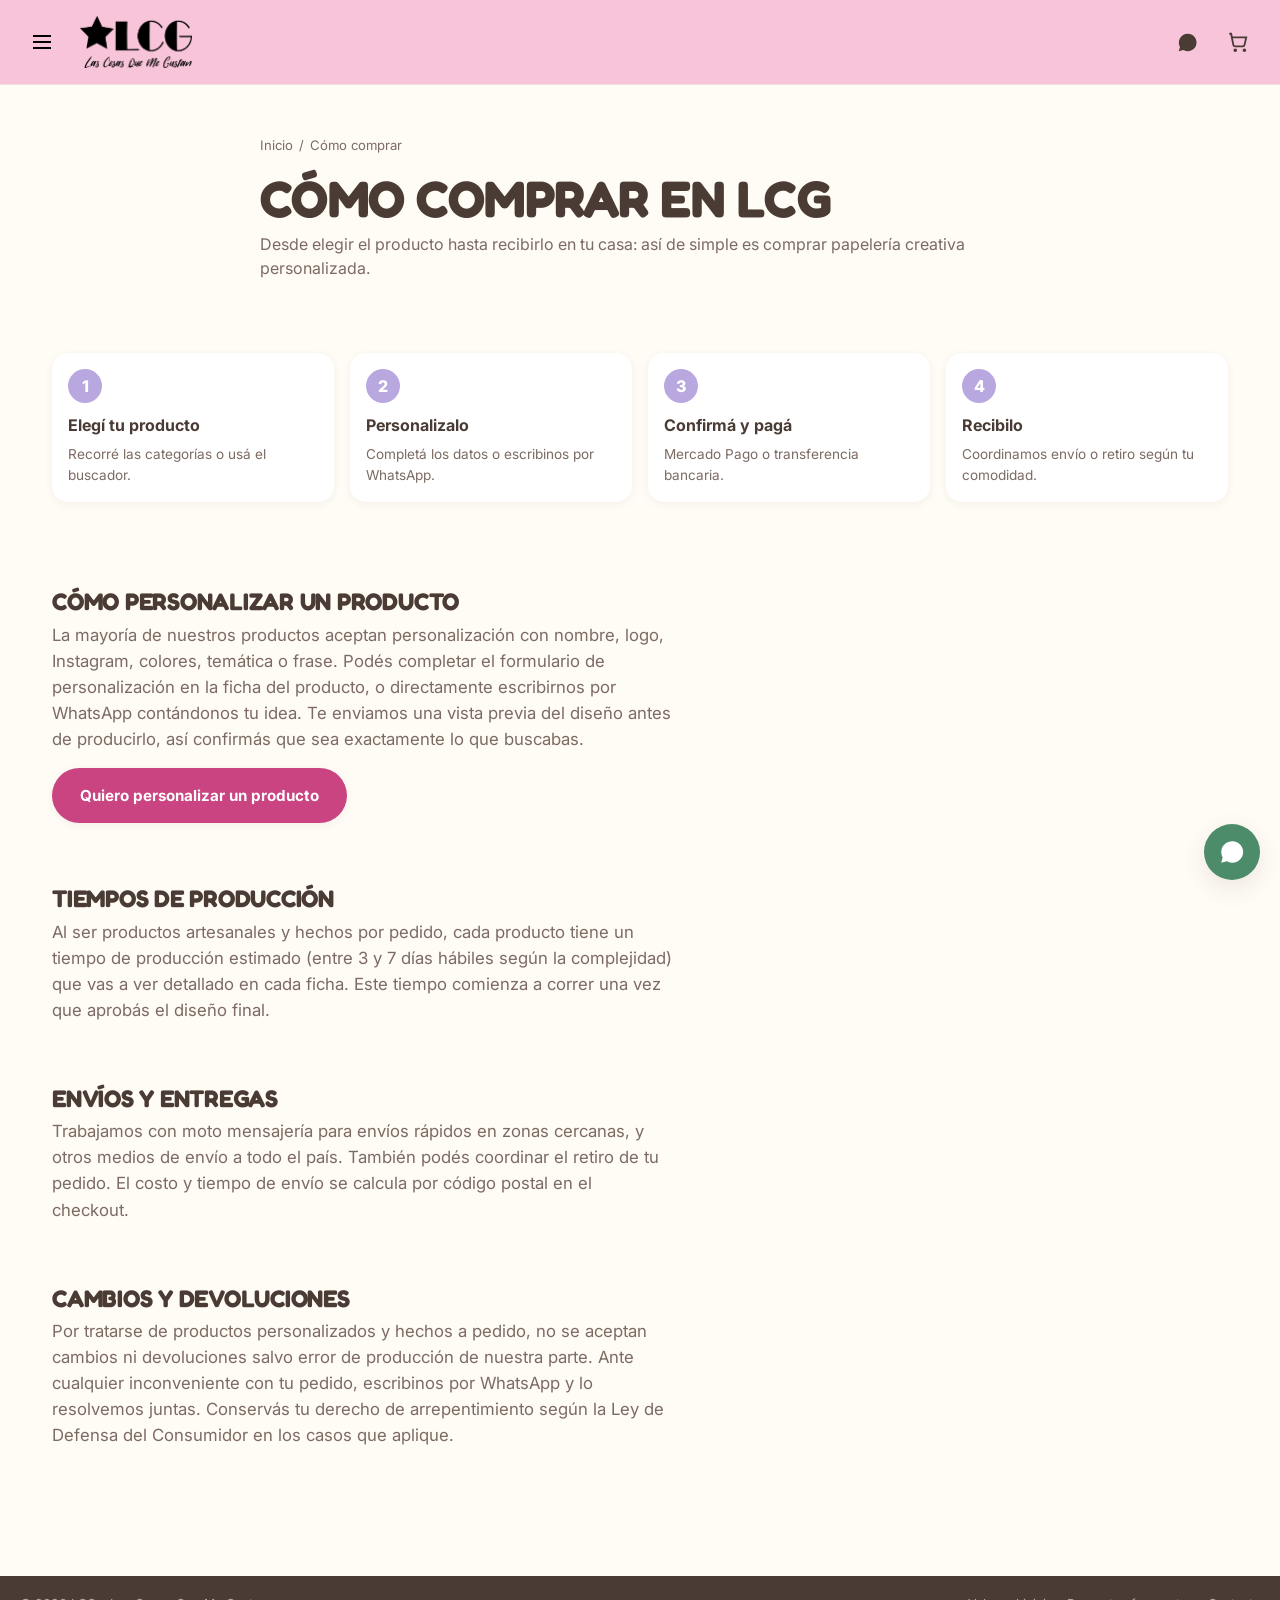
<file: como-comprar.html>
<!DOCTYPE html>
<html lang="es-AR">
<head>
<meta charset="UTF-8">
<meta name="viewport" content="width=device-width, initial-scale=1.0">
<title>Cómo comprar | LCG – Las Cosas Que Me Gustan</title>
<meta name="description" content="Guía paso a paso para comprar en LCG: cómo elegir tu producto, personalizarlo, pagar y recibirlo. Envíos, tiempos de producción y cambios.">
<link rel="canonical" href="https://www.lascosasquemegustan.com.ar/como-comprar.html">
<meta property="og:type" content="website">
<meta property="og:site_name" content="LCG – Las Cosas Que Me Gustan">
<meta property="og:title" content="Cómo comprar | LCG – Las Cosas Que Me Gustan">
<meta property="og:description" content="Guía paso a paso para comprar en LCG: cómo elegir tu producto, personalizarlo, pagar y recibirlo. Envíos, tiempos de producción y cambios.">
<meta property="og:url" content="https://www.lascosasquemegustan.com.ar/como-comprar.html">
<meta property="og:image" content="https://www.lascosasquemegustan.com.ar/assets/og-image.jpg">
<meta name="twitter:card" content="summary_large_image">
<meta name="twitter:title" content="Cómo comprar | LCG – Las Cosas Que Me Gustan">
<meta name="twitter:description" content="Guía paso a paso para comprar en LCG: cómo elegir tu producto, personalizarlo, pagar y recibirlo. Envíos, tiempos de producción y cambios.">
<meta name="twitter:image" content="https://www.lascosasquemegustan.com.ar/assets/og-image.jpg">
<meta name="robots" content="index, follow">
<link rel="icon" href="assets/favicon-32.png" sizes="32x32" type="image/png">
<link rel="icon" href="assets/favicon-512.png" sizes="512x512" type="image/png">
<link rel="apple-touch-icon" href="assets/apple-touch-icon.png">
<link rel="stylesheet" href="css/styles.css">
</head>
<body>
<div class="page-preloader" data-page-preloader aria-hidden="true">
  <div class="page-preloader__fill"></div>
  <img class="page-preloader__logo" src="assets/logo-lcg.png" alt="">
</div>
<a href="#main" class="skip-link">Saltar al contenido principal</a>
<header class="site-header" data-site-header>
  <div class="container header-main">
    <button class="header-main__menu-btn" data-mobile-menu-open aria-label="Abrir menú de navegación"><svg width="24" height="24" viewBox="0 0 24 24" fill="none" stroke="currentColor" stroke-width="2"><path d="M3 6h18M3 12h18M3 18h18"/></svg></button>
    <a href="index.html" class="logo"><img src="assets/logo-lcg.png" alt="LCG – Las Cosas Que Me Gustan" height="52"></a>
    <div class="header-actions" style="margin-left:auto;">
      <a href="https://wa.me/5491156983539" class="icon-btn icon-btn--whatsapp" target="_blank" rel="noopener" aria-label="WhatsApp"><svg width="21" height="21" viewBox="0 0 24 24" fill="currentColor"><path d="M12 2a10 10 0 0 0-8.6 15L2 22l5.2-1.4A10 10 0 1 0 12 2z"/></svg></a>
      <button class="icon-btn" data-cart-open aria-label="Ver carrito"><svg width="22" height="22" viewBox="0 0 24 24" fill="none" stroke="currentColor" stroke-width="2"><circle cx="9" cy="21" r="1"/><circle cx="19" cy="21" r="1"/><path d="M2.5 3h2l2.4 12.1a2 2 0 0 0 2 1.6h8.2a2 2 0 0 0 2-1.6L21 7H6"/></svg><span class="icon-btn__count" data-cart-count>0</span></button>
    </div>
  </div>
</header>

<div class="mobile-menu" data-mobile-menu>
  <div class="mobile-menu__backdrop" data-mobile-menu-backdrop></div>
  <div class="mobile-menu__panel" role="dialog" aria-modal="true" aria-label="Menú">
    <div class="mobile-menu__head"><a href="index.html" class="logo"><img src="assets/logo-lcg.png" alt="LCG – Las Cosas Que Me Gustan" height="52"></a><button class="mobile-menu__close" data-mobile-menu-close aria-label="Cerrar"><svg width="18" height="18" viewBox="0 0 24 24" fill="none" stroke="currentColor" stroke-width="2"><path d="M18 6 6 18M6 6l12 12"/></svg></button></div>
    <ul class="mobile-menu__list">
      <li><a href="index.html">Inicio</a></li><li><a href="categoria.html">Productos</a></li><li><a href="como-comprar.html">Cómo comprar</a></li><li><a href="preguntas-frecuentes.html">Preguntas frecuentes</a></li><li><a href="contacto.html">Contacto</a></li>
    </ul>
  </div>
</div>

<main id="main">
  <div class="container page-hero">
    <nav class="breadcrumbs" aria-label="Migas de pan"><a href="index.html">Inicio</a><span>/</span><span aria-current="page">Cómo comprar</span></nav>
    <h1 class="section-title">Cómo comprar en LCG</h1>
    <p>Desde elegir el producto hasta recibirlo en tu casa: así de simple es comprar papelería creativa personalizada.</p>
  </div>

  <div class="container">
    <section class="section--tight">
      <div class="custom-steps" style="grid-template-columns: repeat(4, 1fr);">
        <div class="custom-step"><div class="custom-step__num">1</div><strong>Elegí tu producto</strong><p style="font-size:.85rem;color:var(--text-soft);margin-top:6px;">Recorré las categorías o usá el buscador.</p></div>
        <div class="custom-step"><div class="custom-step__num">2</div><strong>Personalizalo</strong><p style="font-size:.85rem;color:var(--text-soft);margin-top:6px;">Completá los datos o escribinos por WhatsApp.</p></div>
        <div class="custom-step"><div class="custom-step__num">3</div><strong>Confirmá y pagá</strong><p style="font-size:.85rem;color:var(--text-soft);margin-top:6px;">Mercado Pago o transferencia bancaria.</p></div>
        <div class="custom-step"><div class="custom-step__num">4</div><strong>Recibilo</strong><p style="font-size:.85rem;color:var(--text-soft);margin-top:6px;">Coordinamos envío o retiro según tu comodidad.</p></div>
      </div>
    </section>

    <section class="section--tight" id="personalizar">
      <h2 class="section-title" style="font-size:1.5rem;">Cómo personalizar un producto</h2>
      <p class="section-sub" style="margin-top:8px;">La mayoría de nuestros productos aceptan personalización con nombre, logo, Instagram, colores, temática o frase. Podés completar el formulario de personalización en la ficha del producto, o directamente escribirnos por WhatsApp contándonos tu idea. Te enviamos una vista previa del diseño antes de producirlo, así confirmás que sea exactamente lo que buscabas.</p>
      <a href="https://wa.me/5491156983539?text=Hola!%20Quiero%20personalizar%20un%20producto" class="btn btn-primary" style="margin-top:16px;" target="_blank" rel="noopener">Quiero personalizar un producto</a>
    </section>

    <section class="section--tight" id="produccion">
      <h2 class="section-title" style="font-size:1.5rem;">Tiempos de producción</h2>
      <p class="section-sub" style="margin-top:8px;">Al ser productos artesanales y hechos por pedido, cada producto tiene un tiempo de producción estimado (entre 3 y 7 días hábiles según la complejidad) que vas a ver detallado en cada ficha. Este tiempo comienza a correr una vez que aprobás el diseño final.</p>
    </section>

    <section class="section--tight" id="envios">
      <h2 class="section-title" style="font-size:1.5rem;">Envíos y entregas</h2>
      <p class="section-sub" style="margin-top:8px;">Trabajamos con moto mensajería para envíos rápidos en zonas cercanas, y otros medios de envío a todo el país. También podés coordinar el retiro de tu pedido. El costo y tiempo de envío se calcula por código postal en el checkout.</p>
    </section>

    <section class="section--tight" id="cambios">
      <h2 class="section-title" style="font-size:1.5rem;">Cambios y devoluciones</h2>
      <p class="section-sub" style="margin-top:8px;">Por tratarse de productos personalizados y hechos a pedido, no se aceptan cambios ni devoluciones salvo error de producción de nuestra parte. Ante cualquier inconveniente con tu pedido, escribinos por WhatsApp y lo resolvemos juntas. Conservás tu derecho de arrepentimiento según la Ley de Defensa del Consumidor en los casos que aplique.</p>
    </section>
  </div>
</main>

<footer class="site-footer">
  <div class="container footer-bottom" style="border-top:none;">
    <span>© 2026 LCG – Las Cosas Que Me Gustan.</span>
    <div class="footer-legal"><a href="index.html">Volver al inicio</a><a href="preguntas-frecuentes.html">Preguntas frecuentes</a><a href="contacto.html">Contacto</a></div>
  </div>
</footer>

<button class="wa-float" data-wa-float aria-label="Abrir opciones de WhatsApp"><svg width="26" height="26" viewBox="0 0 24 24" fill="currentColor"><path d="M12 2a10 10 0 0 0-8.6 15L2 22l5.2-1.4A10 10 0 1 0 12 2z"/></svg></button>
<div class="wa-menu" data-wa-menu role="menu" aria-label="Opciones de WhatsApp">
  <h4>¿En qué te ayudamos?</h4>
  <a data-wa-msg="consulta" target="_blank" rel="noopener">Quiero consultar por este producto</a>
  <a data-wa-msg="personalizar" target="_blank" rel="noopener">Quiero personalizar este diseño</a>
  <a data-wa-msg="pedido" target="_blank" rel="noopener">Necesito ayuda con mi pedido</a>
</div>

<div class="cart-drawer" data-cart-drawer>
  <div class="cart-drawer__backdrop" data-cart-backdrop></div>
  <div class="cart-drawer__panel" role="dialog" aria-modal="true" aria-label="Carrito">
    <div class="cart-drawer__head"><h2 style="font-size:1.1rem;">Tu carrito</h2><button class="cart-drawer__close" data-cart-close aria-label="Cerrar"><svg width="16" height="16" viewBox="0 0 24 24" fill="none" stroke="currentColor" stroke-width="2"><path d="M18 6 6 18M6 6l12 12"/></svg></button></div>
    <div class="cart-drawer__items" data-cart-items></div>
    <div class="cart-empty" data-cart-empty><p>Tu carrito está vacío por ahora.</p><a href="categoria.html" class="btn btn-secondary" style="margin-top:14px;">Ver productos</a></div>
    <div class="cart-drawer__foot" data-cart-foot style="display:none;">
      <div class="cart-summary-row"><span>Subtotal</span><span data-cart-subtotal>$0</span></div>
      <div class="cart-summary-row total"><span>Total</span><span data-cart-total>$0</span></div>
      <a href="checkout.html" class="btn btn-primary btn-block">Finalizar compra</a>
    </div>
  </div>
</div>

<script src="js/products-data.js"></script>
<script src="js/cart.js"></script>
<script src="js/main.js"></script>
</body>
</html>
</file>
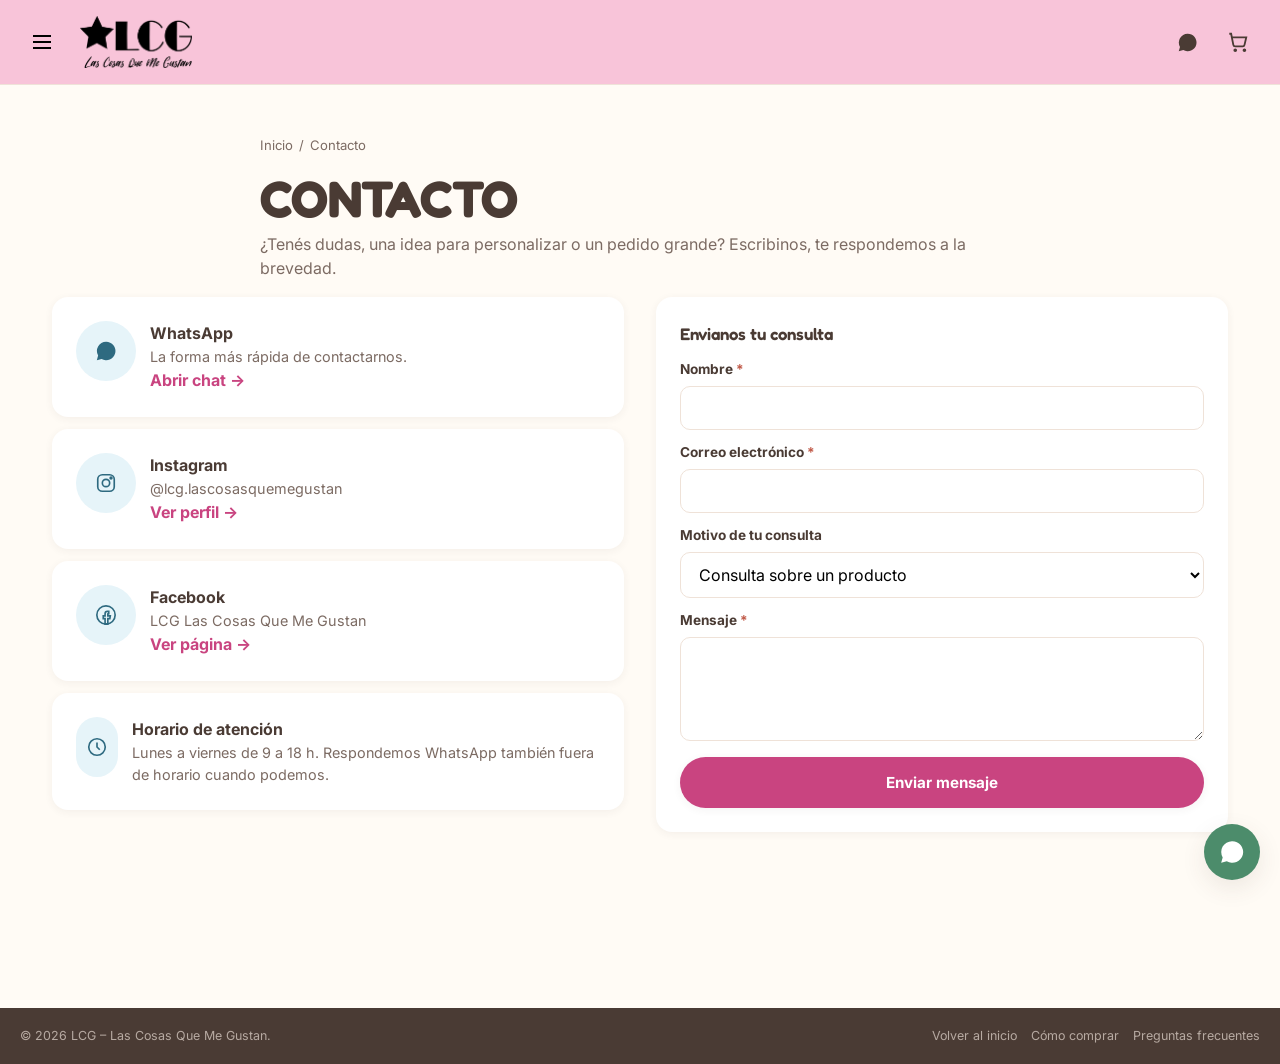
<file: contacto.html>
<!DOCTYPE html>
<html lang="es-AR">
<head>
<meta charset="UTF-8">
<meta name="viewport" content="width=device-width, initial-scale=1.0">
<title>Contacto | LCG – Las Cosas Que Me Gustan</title>
<meta name="description" content="Contactate con LCG – Las Cosas Que Me Gustan por WhatsApp, Instagram o correo electrónico. Papelería creativa personalizada en Argentina.">
<link rel="canonical" href="https://www.lascosasquemegustan.com.ar/contacto.html">
<meta property="og:type" content="website">
<meta property="og:title" content="Contacto | LCG – Las Cosas Que Me Gustan">
<meta property="og:description" content="Contactate con LCG – Las Cosas Que Me Gustan por WhatsApp, Instagram o correo electrónico. Papelería creativa personalizada en Argentina.">
<meta property="og:url" content="https://www.lascosasquemegustan.com.ar/contacto.html">
<meta property="og:image" content="https://www.lascosasquemegustan.com.ar/assets/og-image.jpg">
<meta name="twitter:card" content="summary_large_image">
<meta name="twitter:title" content="Contacto | LCG – Las Cosas Que Me Gustan">
<meta name="twitter:description" content="Contactate con LCG – Las Cosas Que Me Gustan por WhatsApp, Instagram o correo electrónico. Papelería creativa personalizada en Argentina.">
<meta name="twitter:image" content="https://www.lascosasquemegustan.com.ar/assets/og-image.jpg">
<meta name="robots" content="index, follow">
<link rel="icon" href="assets/favicon-32.png" sizes="32x32" type="image/png">
<link rel="icon" href="assets/favicon-512.png" sizes="512x512" type="image/png">
<link rel="apple-touch-icon" href="assets/apple-touch-icon.png">
<link rel="stylesheet" href="css/styles.css">
</head>
<body>
<div class="page-preloader" data-page-preloader aria-hidden="true">
  <div class="page-preloader__fill"></div>
  <img class="page-preloader__logo" src="assets/logo-lcg.png" alt="">
</div>
<a href="#main" class="skip-link">Saltar al contenido principal</a>
<header class="site-header" data-site-header>
  <div class="container header-main">
    <button class="header-main__menu-btn" data-mobile-menu-open aria-label="Abrir menú de navegación"><svg width="24" height="24" viewBox="0 0 24 24" fill="none" stroke="currentColor" stroke-width="2"><path d="M3 6h18M3 12h18M3 18h18"/></svg></button>
    <a href="index.html" class="logo"><img src="assets/logo-lcg.png" alt="LCG – Las Cosas Que Me Gustan" height="52"></a>
    <div class="header-actions" style="margin-left:auto;">
      <a href="https://wa.me/5491156983539" class="icon-btn icon-btn--whatsapp" target="_blank" rel="noopener" aria-label="WhatsApp"><svg width="21" height="21" viewBox="0 0 24 24" fill="currentColor"><path d="M12 2a10 10 0 0 0-8.6 15L2 22l5.2-1.4A10 10 0 1 0 12 2z"/></svg></a>
      <button class="icon-btn" data-cart-open aria-label="Ver carrito"><svg width="22" height="22" viewBox="0 0 24 24" fill="none" stroke="currentColor" stroke-width="2"><circle cx="9" cy="21" r="1"/><circle cx="19" cy="21" r="1"/><path d="M2.5 3h2l2.4 12.1a2 2 0 0 0 2 1.6h8.2a2 2 0 0 0 2-1.6L21 7H6"/></svg><span class="icon-btn__count" data-cart-count>0</span></button>
    </div>
  </div>
</header>

<div class="mobile-menu" data-mobile-menu>
  <div class="mobile-menu__backdrop" data-mobile-menu-backdrop></div>
  <div class="mobile-menu__panel" role="dialog" aria-modal="true" aria-label="Menú">
    <div class="mobile-menu__head"><a href="index.html" class="logo"><img src="assets/logo-lcg.png" alt="LCG – Las Cosas Que Me Gustan" height="52"></a><button class="mobile-menu__close" data-mobile-menu-close aria-label="Cerrar"><svg width="18" height="18" viewBox="0 0 24 24" fill="none" stroke="currentColor" stroke-width="2"><path d="M18 6 6 18M6 6l12 12"/></svg></button></div>
    <ul class="mobile-menu__list">
      <li><a href="index.html">Inicio</a></li><li><a href="categoria.html">Productos</a></li><li><a href="como-comprar.html">Cómo comprar</a></li><li><a href="preguntas-frecuentes.html">Preguntas frecuentes</a></li><li><a href="contacto.html">Contacto</a></li>
    </ul>
  </div>
</div>

<main id="main">
  <div class="container page-hero">
    <nav class="breadcrumbs" aria-label="Migas de pan"><a href="index.html">Inicio</a><span>/</span><span aria-current="page">Contacto</span></nav>
    <h1 class="section-title">Contacto</h1>
    <p>¿Tenés dudas, una idea para personalizar o un pedido grande? Escribinos, te respondemos a la brevedad.</p>
  </div>

  <div class="container" style="padding-bottom:64px;">
    <div class="contact-grid">
      <div>
        <div class="contact-card">
          <div class="benefit-icon" style="margin:0;"><svg width="22" height="22" viewBox="0 0 24 24" fill="currentColor"><path d="M12 2a10 10 0 0 0-8.6 15L2 22l5.2-1.4A10 10 0 1 0 12 2z"/></svg></div>
          <div><strong>WhatsApp</strong><p style="font-size:.9rem;color:var(--text-soft);">La forma más rápida de contactarnos.</p><a href="https://wa.me/5491156983539" target="_blank" rel="noopener" style="font-weight:700;color:var(--pink-strong);">Abrir chat →</a></div>
        </div>
        <div class="contact-card">
          <div class="benefit-icon" style="margin:0;"><svg width="22" height="22" viewBox="0 0 24 24" fill="none" stroke="currentColor" stroke-width="1.8"><rect x="3" y="3" width="18" height="18" rx="5"/><circle cx="12" cy="12" r="4"/><circle cx="17.5" cy="6.5" r="1"/></svg></div>
          <div><strong>Instagram</strong><p style="font-size:.9rem;color:var(--text-soft);">@lcg.lascosasquemegustan</p><a href="https://www.instagram.com/lcg.lascosasquemegustan/" target="_blank" rel="noopener" style="font-weight:700;color:var(--pink-strong);">Ver perfil →</a></div>
        </div>
        <div class="contact-card">
          <div class="benefit-icon" style="margin:0;"><svg width="22" height="22" viewBox="0 0 24 24" fill="none" stroke="currentColor" stroke-width="1.8"><circle cx="12" cy="12" r="10"/><path d="M15 8h-1.5A2.5 2.5 0 0 0 11 10.5V13H9v3h2v6h3v-6h2.2l.5-3H14v-2a.5.5 0 0 1 .5-.5H15z"/></svg></div>
          <div><strong>Facebook</strong><p style="font-size:.9rem;color:var(--text-soft);">LCG Las Cosas Que Me Gustan</p><a href="https://www.facebook.com/LCG.lascosasquemegustan/" target="_blank" rel="noopener" style="font-weight:700;color:var(--pink-strong);">Ver página →</a></div>
        </div>
        <div class="contact-card">
          <div class="benefit-icon" style="margin:0;"><svg width="22" height="22" viewBox="0 0 24 24" fill="none" stroke="currentColor" stroke-width="1.8"><circle cx="12" cy="12" r="9"/><path d="M12 7v5l3 3"/></svg></div>
          <div><strong>Horario de atención</strong><p style="font-size:.9rem;color:var(--text-soft);">Lunes a viernes de 9 a 18 h. Respondemos WhatsApp también fuera de horario cuando podemos.</p></div>
        </div>
      </div>

      <form class="checkout-card" aria-label="Formulario de contacto">
        <h3>Envianos tu consulta</h3>
        <div class="form-grid">
          <div class="field"><label for="ct-name" class="required">Nombre</label><input id="ct-name" type="text" required></div>
          <div class="field"><label for="ct-email" class="required">Correo electrónico</label><input id="ct-email" type="email" required></div>
          <div class="field"><label for="ct-subject">Motivo de tu consulta</label>
            <select id="ct-subject">
              <option>Consulta sobre un producto</option>
              <option>Personalización</option>
              <option>Pedido mayorista</option>
              <option>Otro</option>
            </select>
          </div>
          <div class="field"><label for="ct-msg" class="required">Mensaje</label><textarea id="ct-msg" rows="4" required></textarea></div>
        </div>
        <button type="submit" class="btn btn-primary btn-block" style="margin-top:16px;">Enviar mensaje</button>
      </form>
    </div>
  </div>
</main>

<footer class="site-footer">
  <div class="container footer-bottom" style="border-top:none;">
    <span>© 2026 LCG – Las Cosas Que Me Gustan.</span>
    <div class="footer-legal"><a href="index.html">Volver al inicio</a><a href="como-comprar.html">Cómo comprar</a><a href="preguntas-frecuentes.html">Preguntas frecuentes</a></div>
  </div>
</footer>

<button class="wa-float" data-wa-float aria-label="Abrir opciones de WhatsApp"><svg width="26" height="26" viewBox="0 0 24 24" fill="currentColor"><path d="M12 2a10 10 0 0 0-8.6 15L2 22l5.2-1.4A10 10 0 1 0 12 2z"/></svg></button>
<div class="wa-menu" data-wa-menu role="menu" aria-label="Opciones de WhatsApp">
  <h4>¿En qué te ayudamos?</h4>
  <a data-wa-msg="consulta" target="_blank" rel="noopener">Tengo una consulta</a>
  <a data-wa-msg="pedido" target="_blank" rel="noopener">Necesito ayuda con mi pedido</a>
</div>

<div class="cart-drawer" data-cart-drawer>
  <div class="cart-drawer__backdrop" data-cart-backdrop></div>
  <div class="cart-drawer__panel" role="dialog" aria-modal="true" aria-label="Carrito">
    <div class="cart-drawer__head"><h2 style="font-size:1.1rem;">Tu carrito</h2><button class="cart-drawer__close" data-cart-close aria-label="Cerrar"><svg width="16" height="16" viewBox="0 0 24 24" fill="none" stroke="currentColor" stroke-width="2"><path d="M18 6 6 18M6 6l12 12"/></svg></button></div>
    <div class="cart-drawer__items" data-cart-items></div>
    <div class="cart-empty" data-cart-empty><p>Tu carrito está vacío por ahora.</p><a href="categoria.html" class="btn btn-secondary" style="margin-top:14px;">Ver productos</a></div>
    <div class="cart-drawer__foot" data-cart-foot style="display:none;">
      <div class="cart-summary-row"><span>Subtotal</span><span data-cart-subtotal>$0</span></div>
      <div class="cart-summary-row total"><span>Total</span><span data-cart-total>$0</span></div>
      <a href="checkout.html" class="btn btn-primary btn-block">Finalizar compra</a>
    </div>
  </div>
</div>

<script src="js/products-data.js"></script>
<script src="js/cart.js"></script>
<script src="js/main.js"></script>
</body>
</html>
</file>
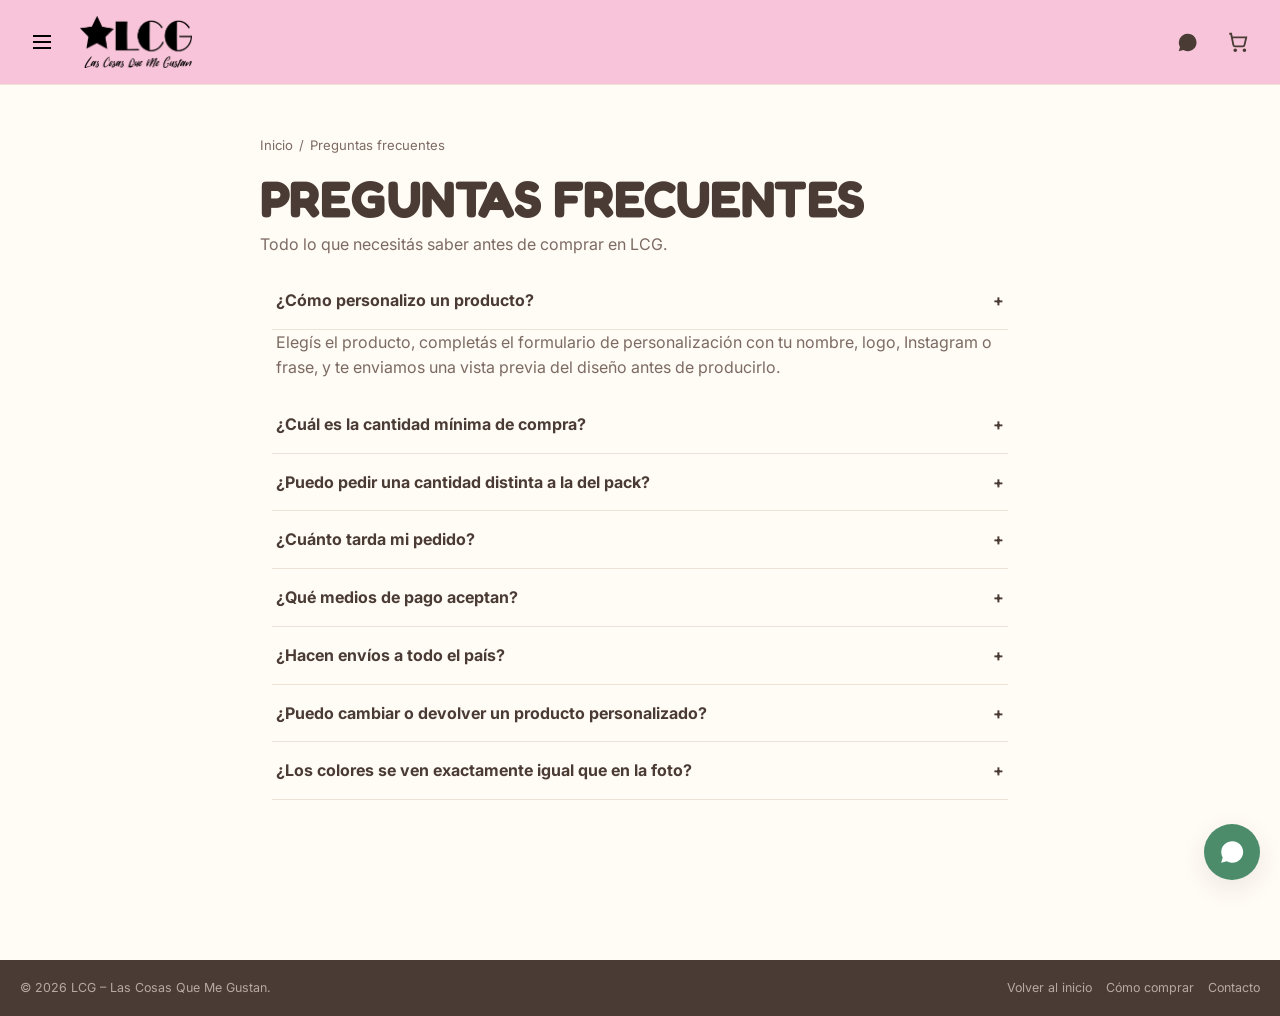
<file: preguntas-frecuentes.html>
<!DOCTYPE html>
<html lang="es-AR">
<head>
<meta charset="UTF-8">
<meta name="viewport" content="width=device-width, initial-scale=1.0">
<title>Preguntas frecuentes | LCG – Las Cosas Que Me Gustan</title>
<meta name="description" content="Resolvé tus dudas sobre personalización, tiempos de producción, envíos, pagos y cambios en LCG – Las Cosas Que Me Gustan.">
<link rel="canonical" href="https://www.lascosasquemegustan.com.ar/preguntas-frecuentes.html">
<meta property="og:type" content="website">
<meta property="og:site_name" content="LCG – Las Cosas Que Me Gustan">
<meta property="og:title" content="Preguntas frecuentes | LCG – Las Cosas Que Me Gustan">
<meta property="og:description" content="Resolvé tus dudas sobre personalización, tiempos de producción, envíos, pagos y cambios en LCG – Las Cosas Que Me Gustan.">
<meta property="og:url" content="https://www.lascosasquemegustan.com.ar/preguntas-frecuentes.html">
<meta property="og:image" content="https://www.lascosasquemegustan.com.ar/assets/og-image.jpg">
<meta name="twitter:card" content="summary_large_image">
<meta name="twitter:title" content="Preguntas frecuentes | LCG – Las Cosas Que Me Gustan">
<meta name="twitter:description" content="Resolvé tus dudas sobre personalización, tiempos de producción, envíos, pagos y cambios en LCG – Las Cosas Que Me Gustan.">
<meta name="twitter:image" content="https://www.lascosasquemegustan.com.ar/assets/og-image.jpg">
<meta name="robots" content="index, follow">
<link rel="icon" href="assets/favicon-32.png" sizes="32x32" type="image/png">
<link rel="icon" href="assets/favicon-512.png" sizes="512x512" type="image/png">
<link rel="apple-touch-icon" href="assets/apple-touch-icon.png">
<link rel="stylesheet" href="css/styles.css">
<script type="application/ld+json">
{
  "@context": "https://schema.org",
  "@type": "FAQPage",
  "mainEntity": [
    {"@type":"Question","name":"¿Cómo personalizo un producto?","acceptedAnswer":{"@type":"Answer","text":"Elegís el producto, completás el formulario de personalización con tu nombre, logo o frase, y te enviamos una vista previa antes de producir."}},
    {"@type":"Question","name":"¿Cuál es la cantidad mínima de compra?","acceptedAnswer":{"@type":"Answer","text":"Depende del producto: la mayoría se vende en packs (por ejemplo, 20 stickers o 15 tags). El mínimo de cada producto figura en su ficha."}},
    {"@type":"Question","name":"¿Cuánto tarda mi pedido?","acceptedAnswer":{"@type":"Answer","text":"Entre 3 y 7 días hábiles de producción según el producto, más el tiempo de envío coordinado."}},
    {"@type":"Question","name":"¿Qué medios de pago aceptan?","acceptedAnswer":{"@type":"Answer","text":"Mercado Pago (dinero en cuenta) y transferencia bancaria."}},
    {"@type":"Question","name":"¿Hacen envíos a todo el país?","acceptedAnswer":{"@type":"Answer","text":"Sí, mediante moto mensajería en zonas cercanas y otros medios de envío para el resto del país."}},
    {"@type":"Question","name":"¿Puedo cambiar o devolver un producto personalizado?","acceptedAnswer":{"@type":"Answer","text":"Al ser productos hechos a pedido, no se aceptan cambios salvo error de producción. Ante cualquier problema, escribinos por WhatsApp."}}
  ]
}
</script>
</head>
<body>
<div class="page-preloader" data-page-preloader aria-hidden="true">
  <div class="page-preloader__fill"></div>
  <img class="page-preloader__logo" src="assets/logo-lcg.png" alt="">
</div>
<a href="#main" class="skip-link">Saltar al contenido principal</a>
<header class="site-header" data-site-header>
  <div class="container header-main">
    <button class="header-main__menu-btn" data-mobile-menu-open aria-label="Abrir menú de navegación"><svg width="24" height="24" viewBox="0 0 24 24" fill="none" stroke="currentColor" stroke-width="2"><path d="M3 6h18M3 12h18M3 18h18"/></svg></button>
    <a href="index.html" class="logo"><img src="assets/logo-lcg.png" alt="LCG – Las Cosas Que Me Gustan" height="52"></a>
    <div class="header-actions" style="margin-left:auto;">
      <a href="https://wa.me/5491156983539" class="icon-btn icon-btn--whatsapp" target="_blank" rel="noopener" aria-label="WhatsApp"><svg width="21" height="21" viewBox="0 0 24 24" fill="currentColor"><path d="M12 2a10 10 0 0 0-8.6 15L2 22l5.2-1.4A10 10 0 1 0 12 2z"/></svg></a>
      <button class="icon-btn" data-cart-open aria-label="Ver carrito"><svg width="22" height="22" viewBox="0 0 24 24" fill="none" stroke="currentColor" stroke-width="2"><circle cx="9" cy="21" r="1"/><circle cx="19" cy="21" r="1"/><path d="M2.5 3h2l2.4 12.1a2 2 0 0 0 2 1.6h8.2a2 2 0 0 0 2-1.6L21 7H6"/></svg><span class="icon-btn__count" data-cart-count>0</span></button>
    </div>
  </div>
</header>

<div class="mobile-menu" data-mobile-menu>
  <div class="mobile-menu__backdrop" data-mobile-menu-backdrop></div>
  <div class="mobile-menu__panel" role="dialog" aria-modal="true" aria-label="Menú">
    <div class="mobile-menu__head"><a href="index.html" class="logo"><img src="assets/logo-lcg.png" alt="LCG – Las Cosas Que Me Gustan" height="52"></a><button class="mobile-menu__close" data-mobile-menu-close aria-label="Cerrar"><svg width="18" height="18" viewBox="0 0 24 24" fill="none" stroke="currentColor" stroke-width="2"><path d="M18 6 6 18M6 6l12 12"/></svg></button></div>
    <ul class="mobile-menu__list">
      <li><a href="index.html">Inicio</a></li><li><a href="categoria.html">Productos</a></li><li><a href="como-comprar.html">Cómo comprar</a></li><li><a href="preguntas-frecuentes.html">Preguntas frecuentes</a></li><li><a href="contacto.html">Contacto</a></li>
    </ul>
  </div>
</div>

<main id="main">
  <div class="container page-hero">
    <nav class="breadcrumbs" aria-label="Migas de pan"><a href="index.html">Inicio</a><span>/</span><span aria-current="page">Preguntas frecuentes</span></nav>
    <h1 class="section-title">Preguntas frecuentes</h1>
    <p>Todo lo que necesitás saber antes de comprar en LCG.</p>
  </div>

  <div class="container" style="max-width:800px; padding-bottom:64px;">
    <details class="faq-item" open>
      <summary>¿Cómo personalizo un producto? <span>+</span></summary>
      <p>Elegís el producto, completás el formulario de personalización con tu nombre, logo, Instagram o frase, y te enviamos una vista previa del diseño antes de producirlo.</p>
    </details>
    <details class="faq-item">
      <summary>¿Cuál es la cantidad mínima de compra? <span>+</span></summary>
      <p>Depende del producto: la mayoría se vende en packs (por ejemplo, 20 stickers o 15 tags). El mínimo de cada producto figura en su ficha.</p>
    </details>
    <details class="faq-item">
      <summary>¿Puedo pedir una cantidad distinta a la del pack? <span>+</span></summary>
      <p>Sí, escribinos por WhatsApp con la cantidad que necesitás y te cotizamos sin problema.</p>
    </details>
    <details class="faq-item">
      <summary>¿Cuánto tarda mi pedido? <span>+</span></summary>
      <p>Entre 3 y 7 días hábiles de producción según el producto, más el tiempo de envío coordinado. El tiempo de producción comienza a correr una vez aprobado el diseño.</p>
    </details>
    <details class="faq-item">
      <summary>¿Qué medios de pago aceptan? <span>+</span></summary>
      <p>Mercado Pago (dinero en cuenta) y transferencia bancaria.</p>
    </details>
    <details class="faq-item">
      <summary>¿Hacen envíos a todo el país? <span>+</span></summary>
      <p>Sí. Usamos moto mensajería para zonas cercanas y otros medios de envío para el resto de Argentina. También podés coordinar el retiro.</p>
    </details>
    <details class="faq-item">
      <summary>¿Puedo cambiar o devolver un producto personalizado? <span>+</span></summary>
      <p>Al ser productos hechos a pedido, no se aceptan cambios ni devoluciones salvo error de producción de nuestra parte. Ante cualquier inconveniente, escribinos por WhatsApp.</p>
    </details>
    <details class="faq-item">
      <summary>¿Los colores se ven exactamente igual que en la foto? <span>+</span></summary>
      <p>Los colores pueden variar levemente según la configuración de cada pantalla. Si tenés un color de marca específico (Pantone o HEX), contanos y lo tenemos en cuenta.</p>
    </details>
  </div>
</main>

<footer class="site-footer">
  <div class="container footer-bottom" style="border-top:none;">
    <span>© 2026 LCG – Las Cosas Que Me Gustan.</span>
    <div class="footer-legal"><a href="index.html">Volver al inicio</a><a href="como-comprar.html">Cómo comprar</a><a href="contacto.html">Contacto</a></div>
  </div>
</footer>

<button class="wa-float" data-wa-float aria-label="Abrir opciones de WhatsApp"><svg width="26" height="26" viewBox="0 0 24 24" fill="currentColor"><path d="M12 2a10 10 0 0 0-8.6 15L2 22l5.2-1.4A10 10 0 1 0 12 2z"/></svg></button>
<div class="wa-menu" data-wa-menu role="menu" aria-label="Opciones de WhatsApp">
  <h4>¿En qué te ayudamos?</h4>
  <a data-wa-msg="pedido" target="_blank" rel="noopener">Necesito ayuda con mi pedido</a>
  <a data-wa-msg="consulta" target="_blank" rel="noopener">Tengo otra consulta</a>
</div>

<div class="cart-drawer" data-cart-drawer>
  <div class="cart-drawer__backdrop" data-cart-backdrop></div>
  <div class="cart-drawer__panel" role="dialog" aria-modal="true" aria-label="Carrito">
    <div class="cart-drawer__head"><h2 style="font-size:1.1rem;">Tu carrito</h2><button class="cart-drawer__close" data-cart-close aria-label="Cerrar"><svg width="16" height="16" viewBox="0 0 24 24" fill="none" stroke="currentColor" stroke-width="2"><path d="M18 6 6 18M6 6l12 12"/></svg></button></div>
    <div class="cart-drawer__items" data-cart-items></div>
    <div class="cart-empty" data-cart-empty><p>Tu carrito está vacío por ahora.</p><a href="categoria.html" class="btn btn-secondary" style="margin-top:14px;">Ver productos</a></div>
    <div class="cart-drawer__foot" data-cart-foot style="display:none;">
      <div class="cart-summary-row"><span>Subtotal</span><span data-cart-subtotal>$0</span></div>
      <div class="cart-summary-row total"><span>Total</span><span data-cart-total>$0</span></div>
      <a href="checkout.html" class="btn btn-primary btn-block">Finalizar compra</a>
    </div>
  </div>
</div>

<script src="js/products-data.js"></script>
<script src="js/cart.js"></script>
<script src="js/main.js"></script>
</body>
</html>
</file>
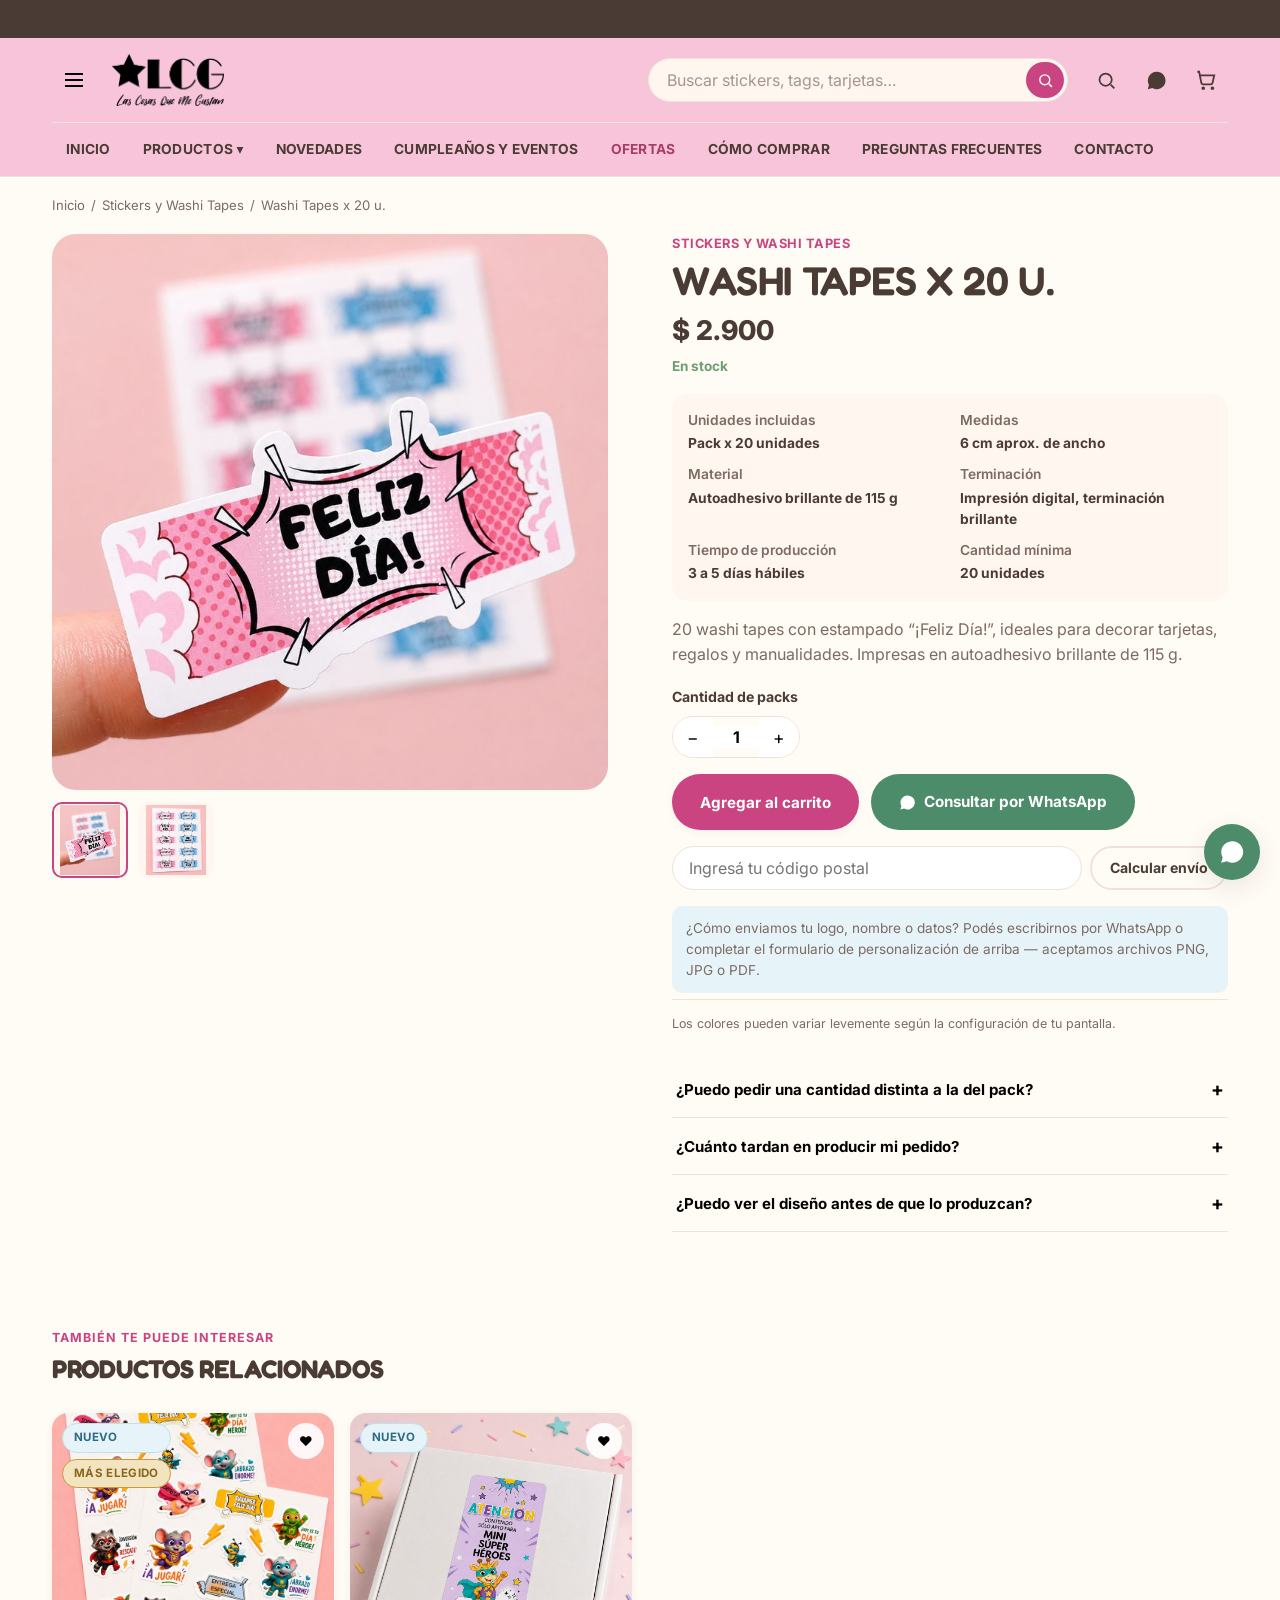
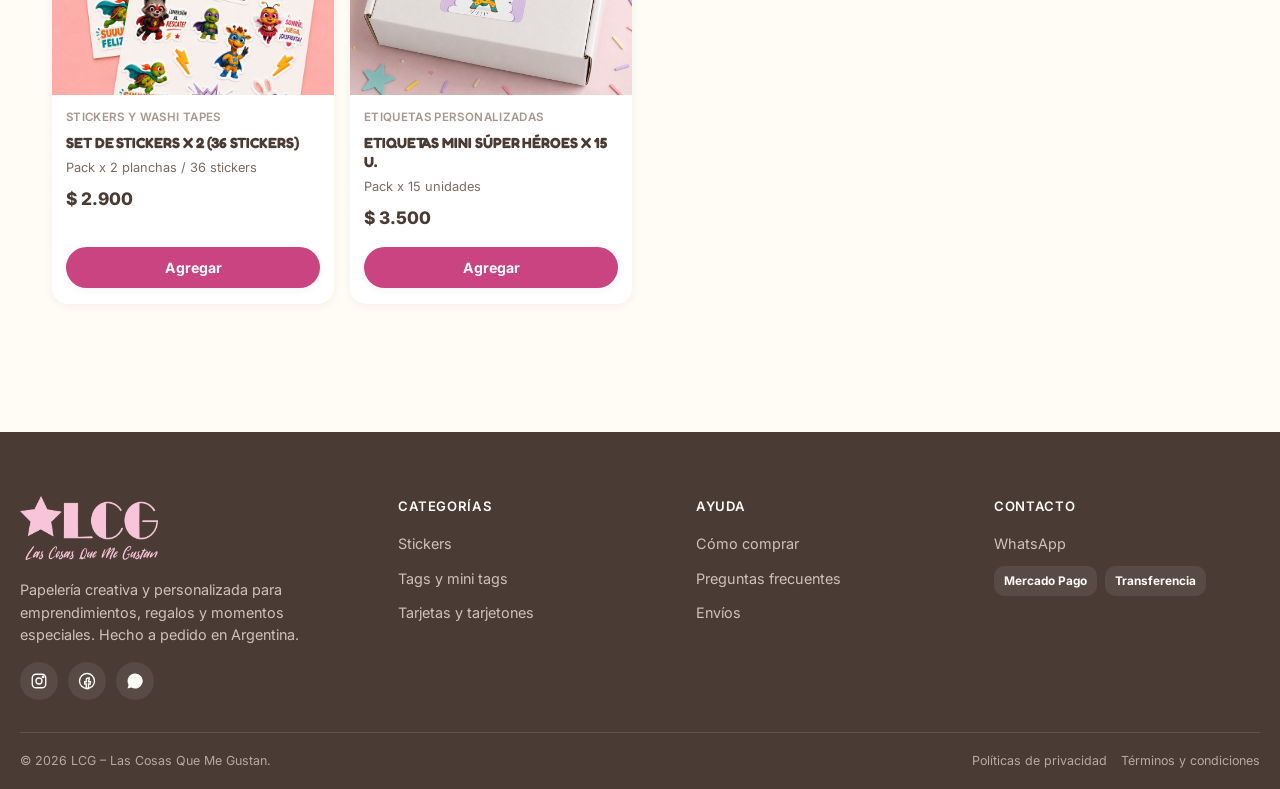
<file: producto.html>
<!DOCTYPE html>
<html lang="es-AR">
<head>
<meta charset="UTF-8">
<meta name="viewport" content="width=device-width, initial-scale=1.0">
<title id="page-title">Producto | LCG – Las Cosas Que Me Gustan</title>
<meta name="description" id="page-desc" content="Papelería creativa y personalizada hecha a pedido en Argentina: stickers, tags, tarjetas y etiquetas para cada ocasión especial.">
<link rel="canonical" id="page-canonical" href="https://www.lascosasquemegustan.com.ar/producto.html">
<meta property="og:type" content="product">
<meta property="og:site_name" content="LCG – Las Cosas Que Me Gustan">
<meta property="og:title" id="og-title" content="LCG – Las Cosas Que Me Gustan">
<meta property="og:description" id="og-desc" content="Papelería creativa y personalizada hecha a pedido en Argentina: stickers, tags, tarjetas y etiquetas para cada ocasión especial.">
<meta property="og:url" id="og-url" content="https://www.lascosasquemegustan.com.ar/producto.html">
<meta property="og:image" id="og-image" content="https://www.lascosasquemegustan.com.ar/assets/og-image.jpg">
<meta name="twitter:card" content="summary_large_image">
<meta name="twitter:title" id="twitter-title" content="LCG – Las Cosas Que Me Gustan">
<meta name="twitter:description" id="twitter-desc" content="Papelería creativa y personalizada hecha a pedido en Argentina: stickers, tags, tarjetas y etiquetas para cada ocasión especial.">
<meta name="twitter:image" id="twitter-image" content="https://www.lascosasquemegustan.com.ar/assets/og-image.jpg">
<meta name="robots" content="index, follow">
<link rel="icon" href="assets/favicon-32.png" sizes="32x32" type="image/png">
<link rel="icon" href="assets/favicon-512.png" sizes="512x512" type="image/png">
<link rel="apple-touch-icon" href="assets/apple-touch-icon.png">
<link rel="stylesheet" href="css/styles.css">
<script type="application/ld+json" id="product-jsonld"></script>
</head>
<body>
<div class="page-preloader" data-page-preloader aria-hidden="true">
  <div class="page-preloader__fill"></div>
  <img class="page-preloader__logo" src="assets/logo-lcg.png" alt="">
</div>
<a href="#main" class="skip-link">Saltar al contenido principal</a>

<div class="topbar" role="region" aria-label="Beneficios de LCG">
  <div class="topbar__track">
    <span class="topbar__item">✦ Productos personalizados para cada ocasión</span>
    <span class="topbar__item">✦ Envíos por moto mensajería y otros medios</span>
    <span class="topbar__item">✦ Producción artesanal y por pedido</span>
  </div>
</div>

<header class="site-header" data-site-header>
  <div class="container">
    <div class="header-main">
      <button class="header-main__menu-btn" data-mobile-menu-open aria-label="Abrir menú de navegación">
        <svg width="24" height="24" viewBox="0 0 24 24" fill="none" stroke="currentColor" stroke-width="2"><path d="M3 6h18M3 12h18M3 18h18"/></svg>
      </button>
      <a href="index.html" class="logo"><img src="assets/logo-lcg.png" alt="LCG – Las Cosas Que Me Gustan" height="52"></a>
      <form class="header-search" role="search" action="categoria.html" method="get">
        <label for="search-desktop" class="visually-hidden">Buscar productos</label>
        <input id="search-desktop" name="q" type="search" placeholder="Buscar stickers, tags, tarjetas…">
        <button type="submit" aria-label="Buscar"><svg width="17" height="17" viewBox="0 0 24 24" fill="none" stroke="currentColor" stroke-width="2"><circle cx="11" cy="11" r="7"/><path d="m21 21-4.3-4.3"/></svg></button>
      </form>
      <div class="header-actions">
        <button class="icon-btn" data-search-toggle aria-label="Buscar"><svg width="21" height="21" viewBox="0 0 24 24" fill="none" stroke="currentColor" stroke-width="2"><circle cx="11" cy="11" r="7"/><path d="m21 21-4.3-4.3"/></svg></button>
        <a href="https://wa.me/5491156983539" class="icon-btn icon-btn--whatsapp" aria-label="Escribinos por WhatsApp" target="_blank" rel="noopener"><svg width="21" height="21" viewBox="0 0 24 24" fill="currentColor"><path d="M12 2a10 10 0 0 0-8.6 15L2 22l5.2-1.4A10 10 0 1 0 12 2z"/></svg></a>
        <button class="icon-btn" data-cart-open aria-label="Ver carrito de compras">
          <svg width="22" height="22" viewBox="0 0 24 24" fill="none" stroke="currentColor" stroke-width="2"><circle cx="9" cy="21" r="1"/><circle cx="19" cy="21" r="1"/><path d="M2.5 3h2l2.4 12.1a2 2 0 0 0 2 1.6h8.2a2 2 0 0 0 2-1.6L21 7H6"/></svg>
          <span class="icon-btn__count" data-cart-count>0</span>
        </button>
      </div>
    </div>
    <div class="header-search-mobile" data-search-mobile style="display:none;">
      <form role="search" action="categoria.html" method="get">
        <label for="search-mobile" class="visually-hidden">Buscar productos</label>
        <input id="search-mobile" name="q" type="search" placeholder="Buscar stickers, tags, tarjetas…">
      </form>
    </div>
    <nav class="main-nav" aria-label="Navegación principal">
      <ul class="main-nav__list">
        <li><a class="main-nav__link" href="index.html">Inicio</a></li>
        <li class="main-nav__item has-dropdown">
          <a class="main-nav__link" href="categoria.html" aria-haspopup="true">Productos ▾</a>
          <div class="main-nav__dropdown">
            <a href="categoria.html?cat=stickers">Stickers</a>
            <a href="categoria.html?cat=tags">Tags y mini tags</a>
            <a href="categoria.html?cat=tarjetas">Tarjetas y tarjetones</a>
            <a href="categoria.html?cat=etiquetas">Etiquetas personalizadas</a>
            <a href="categoria.html?cat=papeleria-reposteria">Papelería para repostería</a>
            <a href="categoria.html">Ver todos los productos</a>
          </div>
        </li>
        <li><a class="main-nav__link" href="categoria.html?filter=nuevo">Novedades</a></li>
        <li><a class="main-nav__link" href="categoria.html?cat=cumpleanos">Cumpleaños y eventos</a></li>
        <li><a class="main-nav__link main-nav__link--sale" href="categoria.html?filter=ofertas">Ofertas</a></li>
        <li><a class="main-nav__link" href="como-comprar.html">Cómo comprar</a></li>
        <li><a class="main-nav__link" href="preguntas-frecuentes.html">Preguntas frecuentes</a></li>
        <li><a class="main-nav__link" href="contacto.html">Contacto</a></li>
      </ul>
    </nav>
  </div>
</header>

<div class="mobile-menu" data-mobile-menu>
  <div class="mobile-menu__backdrop" data-mobile-menu-backdrop></div>
  <div class="mobile-menu__panel" role="dialog" aria-modal="true" aria-label="Menú de navegación">
    <div class="mobile-menu__head">
      <a href="index.html" class="logo"><img src="assets/logo-lcg.png" alt="LCG – Las Cosas Que Me Gustan" height="52"></a>
      <button class="mobile-menu__close" data-mobile-menu-close aria-label="Cerrar menú"><svg width="18" height="18" viewBox="0 0 24 24" fill="none" stroke="currentColor" stroke-width="2"><path d="M18 6 6 18M6 6l12 12"/></svg></button>
    </div>
    <ul class="mobile-menu__list">
      <li><a href="index.html">Inicio</a></li>
      <li><a href="categoria.html">Ver todos los productos</a></li>
      <li><a href="categoria.html?filter=nuevo">Novedades</a></li>
      <li><a href="como-comprar.html">Cómo comprar</a></li>
      <li><a href="preguntas-frecuentes.html">Preguntas frecuentes</a></li>
      <li><a href="contacto.html">Contacto</a></li>
    </ul>
    <div class="mobile-menu__foot">
      <a href="https://wa.me/5491156983539" class="btn btn-whatsapp btn-block" target="_blank" rel="noopener">Escribinos por WhatsApp</a>
    </div>
  </div>
</div>

<main id="main">
  <div class="container">
    <nav class="breadcrumbs" aria-label="Migas de pan">
      <a href="index.html">Inicio</a><span>/</span>
      <a href="categoria.html" id="crumb-cat-link">Productos</a><span>/</span>
      <span aria-current="page" id="crumb-current">Producto</span>
    </nav>

    <div class="product-page" data-buy-anchor>
      <!-- Galería -->
      <div>
        <div class="pg-gallery" data-gallery>
          <div class="pg-gallery__main" data-gallery-main>
            <div class="ph-photo" aria-hidden="true">
              <svg viewBox="0 0 24 24" width="60" fill="none" stroke="currentColor" stroke-width="1.3"><rect x="3" y="3" width="18" height="18" rx="3"/><circle cx="8.5" cy="8.5" r="1.5"/><path d="M21 15l-5-5L5 21"/></svg>
              Foto principal — hacé clic para ampliar (zoom)
            </div>
          </div>
          <div class="pg-gallery__thumbs" id="pg-thumbs"></div>
        </div>
      </div>

      <!-- Información -->
      <div>
        <p class="pg-info__cat" id="pg-cat">Categoría</p>
        <h1 class="pg-info__title" id="pg-title">Nombre del producto</h1>
        <div class="pg-info__prices">
          <span class="pg-info__price" id="pg-price">$0</span>
        </div>
        <p class="pg-info__stock" id="pg-stock">En stock</p>

        <dl class="pg-facts">
          <div><dt>Unidades incluidas</dt><dd id="pg-pack">—</dd></div>
          <div><dt>Medidas</dt><dd id="pg-measures">—</dd></div>
          <div><dt>Material</dt><dd id="pg-material">—</dd></div>
          <div><dt>Terminación</dt><dd id="pg-finish">—</dd></div>
          <div><dt>Tiempo de producción</dt><dd id="pg-production">—</dd></div>
          <div><dt>Cantidad mínima</dt><dd id="pg-minqty">—</dd></div>
        </dl>

        <p id="pg-description" style="color:var(--text-soft); margin-bottom:20px;"></p>

        <form data-custom-form id="pg-form">
          <div class="pg-option-group" id="pg-swatch-group-wrap" style="display:none;">
            <label class="field-label">Color preferido</label>
            <div class="pg-swatches" data-swatch-group id="pg-swatches"></div>
            <span data-selected-variant="pg" data-value=""></span>
          </div>

          <div class="pg-personalize-toggle" id="pg-personalize-toggle-wrap" style="display:none;">
            <label class="pg-personalize-toggle__row" for="pg-personalize-toggle">
              <input type="checkbox" id="pg-personalize-toggle">
              ¿Querés personalizarlo?
            </label>
            <p class="hint">Activá esta opción para completar tu nombre, marca o Instagram. Si la dejás sin marcar, lo agregamos al carrito sin personalizar.</p>
          </div>

          <div class="pg-custom-form" id="pg-custom-fields" style="display:none;">
            <strong style="font-size:.9rem;">Datos para tu personalización</strong>
            <p class="hint" style="margin-top:-6px;">Completá estos campos para que preparemos tu diseño. Los marcados con * son obligatorios.</p>
            <div id="pg-custom-fields-list"></div>
          </div>

          <div class="pg-option-group">
            <label class="field-label" for="pg-qty">Cantidad de packs</label>
            <div class="qty-stepper">
              <button type="button" data-step="minus" data-step-target="#pg-qty" aria-label="Restar">−</button>
              <input type="text" id="pg-qty" inputmode="numeric" value="1" min="1" data-product-qty="pg-id-placeholder">
              <button type="button" data-step="plus" data-step-target="#pg-qty" aria-label="Sumar">+</button>
            </div>
          </div>

          <div class="pg-cta-row">
            <button type="submit" class="btn btn-primary" id="pg-add-btn">Agregar al carrito</button>
            <a href="#" class="btn btn-whatsapp" data-wa-quick id="pg-wa-btn">
              <svg width="17" height="17" viewBox="0 0 24 24" fill="currentColor"><path d="M12 2a10 10 0 0 0-8.6 15L2 22l5.2-1.4A10 10 0 1 0 12 2z"/></svg>
              Consultar por WhatsApp
            </a>
          </div>
        </form>

        <div class="pg-shipping-check">
          <label for="pg-cp" class="visually-hidden">Código postal</label>
          <input id="pg-cp" type="text" placeholder="Ingresá tu código postal" inputmode="numeric">
          <button class="btn btn-ghost btn-sm" type="button" id="pg-cp-btn">Calcular envío</button>
        </div>
        <p id="pg-cp-result" style="font-size:.85rem; color:var(--success); font-weight:700; display:none;">Envío estimado: llega en 2 a 4 días hábiles por moto mensajería o correo.</p>

        <p style="font-size:.85rem; color:var(--text-soft); background:var(--sky-soft); border-radius:var(--r-sm); padding:12px 14px;">
          ¿Cómo enviamos tu logo, nombre o datos? Podés escribirnos por WhatsApp o completar el formulario de personalización de arriba — aceptamos archivos PNG, JPG o PDF.
        </p>

        <p class="pg-color-note">Los colores pueden variar levemente según la configuración de tu pantalla.</p>

        <div style="margin-top:28px;">
          <div class="accordion-item">
            <button class="accordion-trigger" data-accordion-trigger aria-expanded="false">¿Puedo pedir una cantidad distinta a la del pack? <span class="accordion-icon">+</span></button>
            <div class="accordion-panel">Sí, escribinos por WhatsApp con la cantidad que necesitás y te cotizamos sin problema.</div>
          </div>
          <div class="accordion-item">
            <button class="accordion-trigger" data-accordion-trigger aria-expanded="false">¿Cuánto tardan en producir mi pedido? <span class="accordion-icon">+</span></button>
            <div class="accordion-panel">El tiempo de producción indicado arriba comienza a correr una vez que confirmás el diseño. Los envíos se coordinan después.</div>
          </div>
          <div class="accordion-item">
            <button class="accordion-trigger" data-accordion-trigger aria-expanded="false">¿Puedo ver el diseño antes de que lo produzcan? <span class="accordion-icon">+</span></button>
            <div class="accordion-panel">Sí, siempre te enviamos una vista previa por WhatsApp para que la apruebes antes de imprimir.</div>
          </div>
        </div>
      </div>
    </div>

    <section class="section--tight">
      <div class="section-head">
        <span class="eyebrow">También te puede interesar</span>
        <h2 class="section-title" style="font-size:1.6rem;">Productos relacionados</h2>
      </div>
      <div class="product-grid" data-related-grid></div>
    </section>
  </div>
</main>

<div class="sticky-buy-bar" data-sticky-buy>
  <span class="sticky-buy-bar__price" id="sticky-price">$0</span>
  <button class="btn btn-primary btn-block" id="sticky-add-btn" type="button">Agregar al carrito</button>
</div>

<footer class="site-footer">
  <div class="container footer-top">
    <div class="footer-brand">
      <a href="index.html" class="logo-chip"><img src="assets/logo-lcg-pink.png" alt="LCG – Las Cosas Que Me Gustan"></a>
      <p>Papelería creativa y personalizada para emprendimientos, regalos y momentos especiales. Hecho a pedido en Argentina.</p>
      <div class="footer-social">
        <a href="https://www.instagram.com/lcg.lascosasquemegustan/" target="_blank" rel="noopener" aria-label="Instagram de LCG"><svg width="18" height="18" viewBox="0 0 24 24" fill="none" stroke="currentColor" stroke-width="1.8"><rect x="3" y="3" width="18" height="18" rx="5"/><circle cx="12" cy="12" r="4"/><circle cx="17.5" cy="6.5" r="1"/></svg></a>
        <a href="https://www.facebook.com/LCG.lascosasquemegustan/" target="_blank" rel="noopener" aria-label="Facebook de LCG"><svg width="18" height="18" viewBox="0 0 24 24" fill="none" stroke="currentColor" stroke-width="1.8"><circle cx="12" cy="12" r="10"/><path d="M15 8h-1.5A2.5 2.5 0 0 0 11 10.5V13H9v3h2v6h3v-6h2.2l.5-3H14v-2a.5.5 0 0 1 .5-.5H15z"/></svg></a>
        <a href="https://wa.me/5491156983539" target="_blank" rel="noopener" aria-label="WhatsApp de LCG"><svg width="18" height="18" viewBox="0 0 24 24" fill="currentColor"><path d="M12 2a10 10 0 0 0-8.6 15L2 22l5.2-1.4A10 10 0 1 0 12 2z"/></svg></a>
      </div>
    </div>
    <nav class="footer-col" aria-label="Categorías">
      <h4>Categorías</h4>
      <ul>
        <li><a href="categoria.html?cat=stickers">Stickers</a></li>
        <li><a href="categoria.html?cat=tags">Tags y mini tags</a></li>
        <li><a href="categoria.html?cat=tarjetas">Tarjetas y tarjetones</a></li>
      </ul>
    </nav>
    <nav class="footer-col" aria-label="Ayuda">
      <h4>Ayuda</h4>
      <ul>
        <li><a href="como-comprar.html">Cómo comprar</a></li>
        <li><a href="preguntas-frecuentes.html">Preguntas frecuentes</a></li>
        <li><a href="como-comprar.html#envios">Envíos</a></li>
      </ul>
    </nav>
    <div class="footer-col">
      <h4>Contacto</h4>
      <ul>
        <li><a href="https://wa.me/5491156983539" target="_blank" rel="noopener">WhatsApp</a></li>
      </ul>
      <div class="footer-payments">
        <span class="pay-chip">Mercado Pago</span>
        <span class="pay-chip">Transferencia</span>
      </div>
    </div>
  </div>
  <div class="container footer-bottom">
    <span>© 2026 LCG – Las Cosas Que Me Gustan.</span>
    <div class="footer-legal">
      <a href="#">Políticas de privacidad</a>
      <a href="#">Términos y condiciones</a>
    </div>
  </div>
</footer>

<button class="wa-float" data-wa-float aria-label="Abrir opciones de WhatsApp" aria-haspopup="true"><svg width="26" height="26" viewBox="0 0 24 24" fill="currentColor"><path d="M12 2a10 10 0 0 0-8.6 15L2 22l5.2-1.4A10 10 0 1 0 12 2z"/></svg></button>
<div class="wa-menu" data-wa-menu role="menu" aria-label="Opciones de mensaje por WhatsApp">
  <h4>¿En qué te ayudamos?</h4>
  <a data-wa-msg="consulta" target="_blank" rel="noopener">Quiero consultar por este producto</a>
  <a data-wa-msg="personalizar" target="_blank" rel="noopener">Quiero personalizar este diseño</a>
  <a data-wa-msg="pedido" target="_blank" rel="noopener">Necesito ayuda con mi pedido</a>
  <a data-wa-msg="cotizar" target="_blank" rel="noopener">Quiero cotizar una cantidad diferente</a>
</div>

<div class="cart-drawer" data-cart-drawer>
  <div class="cart-drawer__backdrop" data-cart-backdrop></div>
  <div class="cart-drawer__panel" role="dialog" aria-modal="true" aria-label="Carrito de compras">
    <div class="cart-drawer__head">
      <h2 style="font-size:1.1rem;">Tu carrito</h2>
      <button class="cart-drawer__close" data-cart-close aria-label="Cerrar carrito"><svg width="16" height="16" viewBox="0 0 24 24" fill="none" stroke="currentColor" stroke-width="2"><path d="M18 6 6 18M6 6l12 12"/></svg></button>
    </div>
    <div class="cart-drawer__items" data-cart-items></div>
    <div class="cart-empty" data-cart-empty>
      <p>Tu carrito está vacío por ahora.</p>
      <a href="categoria.html" class="btn btn-secondary" style="margin-top:14px;">Ver productos</a>
    </div>
    <div class="cart-drawer__foot" data-cart-foot style="display:none;">
      <div class="cart-coupon">
        <label for="coupon" class="visually-hidden">Cupón de descuento</label>
        <input id="coupon" type="text" placeholder="Cupón de descuento">
        <button class="btn btn-ghost btn-sm" type="button">Aplicar</button>
      </div>
      <div class="cart-summary-row"><span>Subtotal</span><span data-cart-subtotal>$0</span></div>
      <div class="cart-summary-row"><span>Envío estimado</span><span data-cart-shipping>—</span></div>
      <div class="cart-summary-row total"><span>Total</span><span data-cart-total>$0</span></div>
      <a href="checkout.html" class="btn btn-primary btn-block">Finalizar compra</a>
    </div>
  </div>
</div>

<script src="js/products-data.js"></script>
<script src="js/render.js"></script>
<script>
(function () {
  const params = new URLSearchParams(window.location.search);
  const id = params.get('id') || LCG_PRODUCTS[0].id;
  const product = LCG_PRODUCTS.find(p => p.id === id) || LCG_PRODUCTS[0];

  const SITE_URL = 'https://www.lascosasquemegustan.com.ar/';
  const pageTitle = product.name + ' | LCG – Las Cosas Que Me Gustan';
  const pageUrl = SITE_URL + 'producto.html?id=' + product.id;
  const pageImage = product.images && product.images.length ? SITE_URL + product.images[0] : SITE_URL + 'assets/og-image.jpg';

  document.getElementById('page-title').textContent = pageTitle;
  document.getElementById('page-desc').setAttribute('content', product.description);
  document.getElementById('page-canonical').setAttribute('href', pageUrl);
  document.getElementById('og-title').setAttribute('content', pageTitle);
  document.getElementById('og-desc').setAttribute('content', product.description);
  document.getElementById('og-url').setAttribute('content', pageUrl);
  document.getElementById('og-image').setAttribute('content', pageImage);
  document.getElementById('twitter-title').setAttribute('content', pageTitle);
  document.getElementById('twitter-desc').setAttribute('content', product.description);
  document.getElementById('twitter-image').setAttribute('content', pageImage);
  document.getElementById('crumb-cat-link').textContent = product.categoryLabel;
  document.getElementById('crumb-cat-link').href = 'categoria.html?cat=' + product.category;
  document.getElementById('crumb-current').textContent = product.name;

  document.getElementById('pg-cat').textContent = product.categoryLabel;
  document.getElementById('pg-title').textContent = product.name;
  if (product.priceOnRequest) {
    document.getElementById('pg-price').textContent = 'Consultar precio';
    document.getElementById('sticky-price').textContent = 'Consultar precio';
  } else {
    document.getElementById('pg-price').textContent = lcgFormatARS(product.price);
    document.getElementById('sticky-price').textContent = lcgFormatARS(product.price);
  }
  document.getElementById('pg-stock').textContent = product.stock === 'last_units' ? 'Últimas unidades disponibles' : product.stock === 'on_request' ? 'Disponibilidad a confirmar' : 'En stock';
  document.getElementById('pg-pack').textContent = product.pack;
  document.getElementById('pg-measures').textContent = product.measures;
  document.getElementById('pg-material').textContent = product.material;
  document.getElementById('pg-finish').textContent = product.finish;
  document.getElementById('pg-production').textContent = product.productionTime;
  document.getElementById('pg-minqty').textContent = typeof product.minQty === 'number' ? product.minQty + ' unidades' : product.minQty;
  document.getElementById('pg-description').textContent = product.description;
  document.getElementById('pg-qty').setAttribute('data-product-qty', product.id);

  if (product.priceOnRequest) {
    document.getElementById('pg-add-btn').style.display = 'none';
    document.getElementById('pg-qty').closest('.pg-option-group').style.display = 'none';
    document.getElementById('sticky-add-btn').style.display = 'none';
  }

  // Galería de fotos reales del producto
  const galleryMain = document.querySelector('[data-gallery-main]');
  const galleryThumbs = document.getElementById('pg-thumbs');
  const images = product.images && product.images.length ? product.images : null;
  function setMainImage(src, alt) {
    galleryMain.innerHTML = `<img src="${src}" alt="${alt}" style="width:100%;height:100%;object-fit:cover;">`;
  }
  if (images) {
    setMainImage(images[0], product.name);
    galleryThumbs.innerHTML = images.map((src, i) =>
      `<button type="button" data-gallery-thumb data-src="${src}" aria-current="${i === 0}"><img src="${src}" alt="Foto ${i + 1} de ${product.name}" style="width:100%;height:100%;object-fit:cover;"></button>`
    ).join('');
  } else {
    galleryThumbs.innerHTML = `<button type="button" data-gallery-thumb aria-current="true">Foto 1</button>`;
  }

  if (product.swatches && product.swatches.length > 1) {
    document.getElementById('pg-swatch-group-wrap').style.display = 'block';
    document.getElementById('pg-swatches').innerHTML = product.swatches.map((c, i) =>
      `<button type="button" class="pg-swatch-btn" style="background:${c}" data-swatch="${c}" aria-pressed="${i===0}" aria-label="Color ${i+1}"></button>`
    ).join('');
    document.querySelector('[data-selected-variant="pg"]').setAttribute('data-value', product.swatches[0]);
  }

  if (product.personalizable && product.customFields && product.customFields.length) {
    const toggleWrap = document.getElementById('pg-personalize-toggle-wrap');
    const toggle = document.getElementById('pg-personalize-toggle');
    const customFieldsEl = document.getElementById('pg-custom-fields');
    toggleWrap.style.display = 'block';

    const fieldsHtml = product.customFields.map((label, i) => {
      const required = i < 2; // los dos primeros campos son obligatorios cuando se personaliza
      const isLogo = /logo/i.test(label);
      if (isLogo) {
        return `<div class="field"><label for="cf-${i}">${label}</label><input type="file" id="cf-${i}" accept="image/*,.pdf"></div>`;
      }
      return `<div class="field">
        <label for="cf-${i}" class="${required ? 'required' : ''}">${label}</label>
        <input type="text" id="cf-${i}" data-personalize-required="${required}">
        <span class="field-error">Este campo es obligatorio.</span>
      </div>`;
    }).join('') + `<div class="field"><label for="cf-obs">Observaciones</label><textarea id="cf-obs" rows="2"></textarea></div>`;
    document.getElementById('pg-custom-fields-list').innerHTML = fieldsHtml;

    function applyPersonalizeState(personalizing) {
      customFieldsEl.style.display = personalizing ? 'flex' : 'none';
      customFieldsEl.querySelectorAll('[data-personalize-required]').forEach((input) => {
        const isRequired = input.getAttribute('data-personalize-required') === 'true';
        if (personalizing && isRequired) {
          input.setAttribute('required', '');
        } else {
          input.removeAttribute('required');
          input.closest('.field')?.classList.remove('has-error');
        }
      });
    }
    applyPersonalizeState(false); // por defecto, sin personalizar
    toggle.addEventListener('change', () => applyPersonalizeState(toggle.checked));
  }

  document.getElementById('pg-form').addEventListener('submit', function (e) {
    e.preventDefault();
    const hasErrors = this.querySelector('.field.has-error');
    if (hasErrors) return; // main.js ya marcó los errores
    const variant = document.querySelector('[data-selected-variant="pg"]')?.getAttribute('data-value') || '';
    const qty = parseInt(document.getElementById('pg-qty').value, 10) || 1;
    window.LCGCart.addToCart(product.id, qty, variant);
  });
  document.getElementById('sticky-add-btn').addEventListener('click', function () {
    document.getElementById('pg-form').requestSubmit ? document.getElementById('pg-form').requestSubmit() : document.getElementById('pg-add-btn').click();
  });

  // Relacionados
  const related = (product.related || []).map(rid => LCG_PRODUCTS.find(p => p.id === rid)).filter(Boolean);
  lcgRenderProductGrid('[data-related-grid]', related.length ? related : LCG_PRODUCTS.filter(p => p.id !== product.id).slice(0,4));

  // JSON-LD Product
  const jsonld = {
    "@context": "https://schema.org",
    "@type": "Product",
    "name": product.name,
    "description": product.description,
    "sku": product.id,
    "image": product.images && product.images.length ? product.images.map(src => SITE_URL + src) : [pageImage],
    "url": pageUrl,
    "brand": { "@type": "Brand", "name": "LCG – Las Cosas Que Me Gustan" },
    "offers": {
      "@type": "Offer",
      "priceCurrency": "ARS",
      "availability": product.priceOnRequest ? "https://schema.org/InStoreOnly" : (product.stock === 'last_units' ? "https://schema.org/LimitedAvailability" : "https://schema.org/InStock"),
      "url": pageUrl
    }
  };
  if (!product.priceOnRequest) {
    jsonld.offers.price = product.price;
    jsonld.offers.priceValidUntil = '2026-12-31';
  }
  document.getElementById('product-jsonld').textContent = JSON.stringify(jsonld);
})();
</script>
<script src="js/cart.js"></script>
<script src="js/main.js"></script>
</body>
</html>
</file>
<file: css/styles.css>
/* ==========================================================================
   LCG — Las Cosas Que Me Gustan
   Sistema de diseño — styles.css
   Papelería creativa personalizada · Argentina
   ========================================================================== */

/* ---- Fuentes ---- */
@import url('https://fonts.googleapis.com/css2?family=Fredoka:wght@400;500;600;700&family=Inter:wght@400;500;600;700;800&display=swap');

/* ---- Variables del sistema de diseño ---- */
:root{
  /* Color — fondo */
  --bg: #FFFBF5;
  --bg-alt: #FFF6EF;
  --white: #FFFFFF;

  /* Color — marca (institucional: #F8C4D9) */
  --pink: #F8C4D9;
  --pink-strong: #C94480;
  --pink-soft: #FCEEF3;
  --lavender: #D9CFF0;
  --lavender-strong: #B9A8E0;
  --lavender-soft: #F0ECFB;
  --gold: #C99A3C;
  --gold-soft: #F3E4C0;
  --sky: #BFE1EE;
  --sky-soft: #E6F4F9;
  --yellow: #FBE6A2;
  --yellow-soft: #FDF4D9;

  /* Color — texto */
  --text: #4A3B34;
  --text-soft: #7C6B63;
  --text-faint: #A6968D;
  --border: #EFE2D8;

  /* Estado */
  --success: #6E9E75;
  --error: #C15B4A;

  /* Tipografía */
  --font-display: 'Fredoka', ui-rounded, system-ui, sans-serif;
  --font-body: 'Inter', system-ui, -apple-system, sans-serif;

  /* Radios */
  --r-sm: 10px;
  --r-md: 16px;
  --r-lg: 24px;
  --r-full: 999px;

  /* Sombras */
  --shadow-sm: 0 2px 8px rgba(74, 59, 52, 0.06);
  --shadow-md: 0 8px 24px rgba(74, 59, 52, 0.10);
  --shadow-lg: 0 16px 40px rgba(74, 59, 52, 0.14);

  /* Espaciado */
  --space-1: 4px;
  --space-2: 8px;
  --space-3: 12px;
  --space-4: 16px;
  --space-5: 24px;
  --space-6: 32px;
  --space-7: 48px;
  --space-8: 64px;
  --space-9: 96px;

  /* Layout */
  --container: 1240px;
  --header-h: 116px;
  --header-h-scrolled: 76px;
}

/* ---- Reset básico ---- */
*, *::before, *::after{ box-sizing: border-box; }
html{ scroll-behavior: smooth; }
@media (prefers-reduced-motion: reduce){
  html{ scroll-behavior: auto; }
  *, *::before, *::after{ animation-duration: 0.01ms !important; animation-iteration-count: 1 !important; transition-duration: 0.01ms !important; scroll-behavior: auto !important; }
}
html{
  overflow-x: hidden;
  width: 100%;
}
body{
  margin: 0;
  width: 100%;
  background: var(--bg);
  color: var(--text);
  font-family: var(--font-body);
  font-size: 16px;
  line-height: 1.55;
  -webkit-font-smoothing: antialiased;
  overflow-x: hidden;
}
img{ max-width: 100%; display: block; }
a{ color: inherit; text-decoration: none; }
button{ font-family: inherit; cursor: pointer; }
input, select, textarea{ font-family: inherit; font-size: 1rem; }
ul{ margin: 0; padding: 0; list-style: none; }
h1,h2,h3,h4{ font-family: var(--font-display); font-weight: 600; margin: 0; color: var(--text); }
p{ margin: 0; }

/* Foco visible — accesibilidad */
a:focus-visible, button:focus-visible, input:focus-visible, select:focus-visible, textarea:focus-visible, [tabindex]:focus-visible{
  outline: 3px solid var(--lavender-strong);
  outline-offset: 2px;
  border-radius: var(--r-sm);
}

.skip-link{
  position: absolute; left: -999px; top: 0; z-index: 999;
  background: var(--text); color: var(--white); padding: 12px 20px; border-radius: var(--r-sm);
}
.skip-link:focus{ left: 12px; top: 12px; }

.container{ max-width: var(--container); margin: 0 auto; padding: 0 20px; }
@media (min-width: 768px){ .container{ padding: 0 32px; } }

.visually-hidden{
  position: absolute; width: 1px; height: 1px; padding: 0; margin: -1px;
  overflow: hidden; clip: rect(0,0,0,0); white-space: nowrap; border: 0;
}

/* ---- Tipografía utilitaria ---- */
.eyebrow{
  font-family: var(--font-body); font-weight: 700; font-size: 0.78rem; letter-spacing: 0.08em;
  text-transform: uppercase; color: var(--pink-strong);
}
.section-title{ font-size: clamp(1.9rem, 4.4vw, 3.2rem); line-height: .98; letter-spacing: -0.01em; text-transform: uppercase; font-weight: 700; }
.section-sub{ color: var(--text-soft); font-size: 1.05rem; max-width: 620px; }
.section-head{ display: flex; flex-direction: column; gap: var(--space-2); margin-bottom: var(--space-6); }
.section-head.center{ align-items: center; text-align: center; margin-left: auto; margin-right: auto; }

/* Cabecera "editorial" grande, alineada a la izquierda — inspirada en la
   dinámica de secciones a todo color de referencias de e-commerce del rubro. */
.section-head.display{ flex-direction: row; align-items: flex-end; justify-content: space-between; gap: var(--space-4); flex-wrap: wrap; }
.section-head.display .section-title{ margin-bottom: 0; }

/* ---- Botones ---- */
.btn{
  display: inline-flex; align-items: center; justify-content: center; gap: 8px;
  font-family: var(--font-body); font-weight: 700; font-size: 0.95rem;
  padding: 14px 26px; border-radius: var(--r-full); border: 2px solid transparent;
  transition: transform .15s ease, box-shadow .15s ease, background-color .15s ease, color .15s ease;
  min-height: 48px; white-space: nowrap;
}
.btn:active{ transform: translateY(1px); }
.btn-primary{ background: var(--pink-strong); color: var(--white); box-shadow: var(--shadow-sm); }
.btn-primary:hover{ background: #B23A70; box-shadow: var(--shadow-md); }
.btn-secondary{ background: var(--white); color: var(--text); border-color: var(--pink-strong); }
.btn-secondary:hover{ background: var(--pink-soft); }
.btn-ghost{ background: transparent; color: var(--text); border-color: var(--border); }
.btn-ghost:hover{ background: var(--bg-alt); }
.btn-whatsapp{ background: #4C8C6B; color: var(--white); }
.btn-whatsapp:hover{ background: #416F58; }
.btn-block{ width: 100%; }
.btn-sm{ padding: 10px 18px; min-height: 40px; font-size: 0.88rem; }
.btn[disabled]{ opacity: .5; cursor: not-allowed; }

/* ---- Tags / badges ---- */
.badge{
  display: inline-flex; align-items: center; gap: 6px; font-size: 0.72rem; font-weight: 700;
  letter-spacing: .03em; text-transform: uppercase; padding: 5px 11px; border-radius: var(--r-full);
  border: 1px solid transparent;
}
.badge-new{ background: var(--sky-soft); color: #2E6A80; border-color: var(--sky); }
.badge-custom{ background: var(--lavender-soft); color: #5B3F9E; border-color: var(--lavender); }
.badge-lastunits{ background: var(--yellow-soft); color: #8A6A16; border-color: var(--yellow); }
.badge-offer{ background: var(--pink-soft); color: #A83E63; border-color: var(--pink); }

/* ==========================================================================
   Preloader de carga
   ========================================================================== */
.page-preloader{
  position: fixed; inset: 0; z-index: 10000;
  display: flex; align-items: center; justify-content: center;
  overflow: hidden;
}
.page-preloader__fill{
  position: absolute; inset: 0; background: var(--pink);
  transform: translateY(100%);
  animation: page-preloader-fill .7s cubic-bezier(.65,0,.35,1) forwards;
}
.page-preloader__logo{
  position: relative; width: 140px; max-width: 40vw; height: auto; opacity: 0;
  animation: page-preloader-logo .5s ease .5s forwards;
}
@keyframes page-preloader-fill{ to{ transform: translateY(0); } }
@keyframes page-preloader-logo{ to{ opacity: 1; } }
.page-preloader.is-hiding{ transition: opacity .45s ease; opacity: 0; }
.page-preloader.is-hidden{ display: none; }
@media (prefers-reduced-motion: reduce){
  .page-preloader__fill{ animation: none; transform: translateY(0); }
  .page-preloader__logo{ animation: none; opacity: 1; }
}

/* ==========================================================================
   Barra superior de beneficios
   ========================================================================== */
.topbar{
  background: var(--text); color: var(--bg); font-size: 0.76rem; font-weight: 700;
  overflow: hidden; position: relative; height: 38px; display: flex; align-items: center;
  text-transform: uppercase; letter-spacing: .03em;
}
.topbar__track{
  display: flex; gap: 64px; white-space: nowrap; padding-left: 100%;
  animation: topbar-scroll 26s linear infinite;
}
.topbar:hover .topbar__track, .topbar__track:focus-within{ animation-play-state: paused; }
@keyframes topbar-scroll{
  from{ transform: translateX(0); }
  to{ transform: translateX(-100%); }
}
.topbar__item{ display: inline-flex; align-items: center; gap: 8px; }
@media (prefers-reduced-motion: reduce){
  .topbar__track{ animation: none; padding-left: 20px; overflow-x: auto; }
}

/* ==========================================================================
   Encabezado
   ========================================================================== */
.site-header{
  position: sticky; top: 0; z-index: 60; background: var(--pink); border-bottom: 1px solid var(--border);
  transition: box-shadow .2s ease, background-color .2s ease;
}
.site-header.is-scrolled{ box-shadow: var(--shadow-sm); }
.header-main{
  display: flex; align-items: center; gap: var(--space-4); padding: 16px 0;
}
.header-main__menu-btn{
  display: inline-flex; align-items: center; justify-content: center; width: 44px; height: 44px;
  background: transparent; border: none; border-radius: var(--r-sm);
}
.header-main__menu-btn:hover{ background: var(--bg-alt); }
.logo{
  font-family: var(--font-display); font-size: 1.5rem; font-weight: 700; color: var(--text);
  display: flex; flex-direction: column; line-height: 1; margin-right: auto;
}
.logo span{ font-family: var(--font-body); font-size: 0.62rem; font-weight: 600; letter-spacing: .06em;
  text-transform: uppercase; color: var(--pink-strong); margin-top: 4px; }
.logo img{ height: 52px; width: auto; display: block; }
.footer-brand .logo-chip{ background: transparent; display: inline-flex; align-items: center; padding: 0; border-radius: var(--r-md); }
.footer-brand .logo-chip img{ height: 64px; width: auto; display: block; }

.header-search{
  flex: 1; max-width: 420px; display: none; position: relative;
}
.header-search input{
  width: 100%; border: 1.5px solid var(--border); background: var(--bg-alt); border-radius: var(--r-full);
  padding: 11px 44px 11px 18px; color: var(--text);
}
.header-search input::placeholder{ color: var(--text-faint); }
.header-search button{
  position: absolute; right: 4px; top: 4px; bottom: 4px; width: 38px; background: var(--pink-strong);
  border: none; border-radius: var(--r-full); color: var(--white); display: flex; align-items: center; justify-content: center;
}
@media (min-width: 900px){ .header-search{ display: block; } }

.header-actions{ display: flex; align-items: center; gap: 6px; }
.icon-btn{
  position: relative; width: 44px; height: 44px; display: inline-flex; align-items: center; justify-content: center;
  background: transparent; border: none; border-radius: var(--r-sm); color: var(--text);
}
.icon-btn:hover{ background: var(--bg-alt); }
.icon-btn__count{
  position: absolute; top: 2px; right: 2px; background: var(--pink-strong); color: var(--white);
  font-size: 0.65rem; font-weight: 700; min-width: 17px; height: 17px; border-radius: var(--r-full);
  display: flex; align-items: center; justify-content: center; padding: 0 3px;
}

.header-search-mobile{ padding: 0 0 14px; display: block; }
@media (min-width: 900px){ .header-search-mobile{ display: none; } }
.header-search-mobile input{
  width: 100%; border: 1.5px solid var(--border); background: var(--bg-alt); border-radius: var(--r-full);
  padding: 11px 18px;
}

/* ---- Navegación principal ---- */
.main-nav{ display: none; border-top: 1px solid var(--border); }
@media (min-width: 1080px){ .main-nav{ display: block; } }
.main-nav__list{ display: flex; align-items: center; gap: 4px; padding: 4px 0; }
.main-nav__link{
  display: inline-flex; align-items: center; gap: 4px; padding: 12px 14px; font-weight: 700; font-size: 0.86rem;
  border-radius: var(--r-sm); text-transform: uppercase; letter-spacing: .02em;
}
.main-nav__link:hover{ background: var(--pink-soft); color: var(--pink-strong); }
.main-nav__item{ position: relative; }
.main-nav__item.has-dropdown:hover .main-nav__dropdown,
.main-nav__item.has-dropdown:focus-within .main-nav__dropdown{ display: grid; }
.main-nav__dropdown{
  display: none; position: absolute; top: 100%; left: 0; background: var(--white); border: 1px solid var(--border);
  border-radius: var(--r-md); box-shadow: var(--shadow-lg); padding: 20px; grid-template-columns: repeat(2, 200px); gap: 6px 28px;
  z-index: 40;
}
.main-nav__dropdown a{ display: block; padding: 8px 10px; border-radius: var(--r-sm); font-size: 0.9rem; }
.main-nav__dropdown a:hover{ background: var(--lavender-soft); color: #5B3F9E; }
.main-nav__link--sale{ color: #A83E63; }

/* ---- Menú móvil ---- */
.mobile-menu{
  position: fixed; inset: 0; z-index: 90; display: none;
}
.mobile-menu.is-open{ display: block; }
.mobile-menu__backdrop{ position: absolute; inset: 0; background: rgba(74,59,52,.4); }
.mobile-menu__panel{
  position: absolute; top: 0; left: 0; bottom: 0; width: min(340px, 86vw); background: var(--bg);
  padding: 20px; overflow-y: auto; box-shadow: var(--shadow-lg);
  transform: translateX(-100%); transition: transform .25s ease;
}
.mobile-menu.is-open .mobile-menu__panel{ transform: translateX(0); }
.mobile-menu__head{ display: flex; align-items: center; justify-content: space-between; margin-bottom: var(--space-4); }
.mobile-menu__close{ width: 40px; height: 40px; border: none; background: var(--bg-alt); border-radius: var(--r-full); }
.mobile-menu__list a{
  display: flex; align-items: center; justify-content: space-between; padding: 15px 6px; font-weight: 700;
  border-bottom: 1px solid var(--border); font-size: 1.15rem; font-family: var(--font-display);
  text-transform: uppercase; letter-spacing: -0.005em;
}
.mobile-menu__foot{ margin-top: var(--space-5); display: flex; flex-direction: column; gap: 10px; }

/* ==========================================================================
   Franja animada de identidad (marquee)
   ========================================================================== */
.marquee{
  background: var(--white);
  overflow: hidden; padding: 10px 0;
}
.marquee__track{
  display: flex; gap: 56px; white-space: nowrap; width: max-content;
  animation: marquee-scroll 28s linear infinite;
}
.marquee:hover .marquee__track, .marquee__track:focus-within{ animation-play-state: paused; }
@keyframes marquee-scroll{ from{ transform: translateX(0);} to{ transform: translateX(-50%);} }
.marquee__item{
  font-family: var(--font-display); font-weight: 700; font-size: clamp(1.3rem, 3.4vw, 2.1rem); color: var(--text);
  display: inline-flex; align-items: center; gap: 20px; letter-spacing: -0.01em; text-transform: uppercase;
}
.marquee__dot{ color: var(--pink-strong); }
@media (prefers-reduced-motion: reduce){
  .marquee__track{ animation: none; flex-wrap: wrap; overflow-x: auto; }
}

/* ==========================================================================
   Hero
   ========================================================================== */
.hero{ padding: var(--space-6) 0 var(--space-7); }
.hero__grid{ display: grid; gap: var(--space-6); align-items: center; }
@media (min-width: 960px){ .hero__grid{ grid-template-columns: 1.05fr .95fr; gap: var(--space-8); } }
.hero__copy .eyebrow{ margin-bottom: var(--space-3); display: inline-block; font-size: .85rem; }
.hero__title{ font-size: clamp(2.4rem, 5.6vw, 4.2rem); line-height: .96; letter-spacing: -0.015em; margin-bottom: var(--space-4); font-weight: 700; }
.hero__text{ color: var(--text-soft); font-size: 1.12rem; max-width: 480px; margin-bottom: var(--space-5); }
.hero__ctas{ display: flex; flex-wrap: wrap; gap: 14px; }
.hero--simple .hero__grid{ grid-template-columns: minmax(0,1fr); text-align: center; }
.hero--simple .hero__copy{ max-width: 720px; margin: 0 auto; }
.hero--simple .hero__text{ max-width: 560px; margin-left: auto; margin-right: auto; }
.hero--simple .hero__ctas{ justify-content: center; }
.hero__visual{
  position: relative; border-radius: var(--r-lg); overflow: hidden; aspect-ratio: 4/3.4;
  background: linear-gradient(135deg, var(--pink-soft), var(--lavender-soft) 60%, var(--sky-soft));
  box-shadow: var(--shadow-md);
}
.hero__visual .ph-photo{ position: absolute; inset: 0; }
.hero__badge-float{
  position: absolute; bottom: 18px; left: 18px; background: var(--white); border-radius: var(--r-md);
  padding: 12px 16px; box-shadow: var(--shadow-md); display: flex; align-items: center; gap: 10px; font-size: .85rem; font-weight: 700;
}

/* Placeholder de foto — reemplazar por fotografía real de producto */
.ph-photo{
  display: flex; align-items: center; justify-content: center; flex-direction: column; gap: 6px;
  background: repeating-linear-gradient(135deg, rgba(255,255,255,.5) 0 18px, rgba(255,255,255,.15) 18px 36px);
  color: var(--text-soft); text-align: center; font-size: .78rem; font-weight: 600; border-radius: inherit;
  width: 100%; height: 100%; padding: var(--space-3);
}
.ph-photo svg{ width: 34%; height: auto; opacity: .55; }

/* ==========================================================================
   Categorías visuales
   ========================================================================== */
.cat-grid{ display: grid; grid-template-columns: repeat(2, minmax(0,1fr)); gap: var(--space-4); }
@media (min-width: 700px){ .cat-grid{ grid-template-columns: repeat(4, minmax(0,1fr)); } }
.cat-card{
  border-radius: var(--r-lg); overflow: hidden; background: var(--white); box-shadow: var(--shadow-sm);
  transition: transform .18s ease, box-shadow .18s ease; display: flex; flex-direction: column;
}
.cat-card:hover{ transform: translateY(-4px); box-shadow: var(--shadow-md); }
.cat-card__img{ aspect-ratio: 1/1; background: var(--pink-soft); }
.cat-card__img.alt-2{ background: var(--lavender-soft); }
.cat-card__img.alt-3{ background: var(--sky-soft); }
.cat-card__img.alt-4{ background: var(--yellow-soft); }
.cat-card__body{ padding: 14px 16px 18px; }
.cat-card__title{ font-family: var(--font-display); font-size: 1.15rem; margin-bottom: 4px; text-transform: uppercase; letter-spacing: -0.005em; font-weight: 700; }
.cat-card__desc{ font-size: .85rem; color: var(--text-soft); margin-bottom: 10px; }
.cat-card__link{ font-size: .82rem; font-weight: 700; color: var(--pink-strong); }

/* ==========================================================================
   Grilla / carrusel de productos
   ========================================================================== */
.product-scroller{ display: flex; gap: var(--space-4); overflow-x: auto; padding-bottom: 8px; scroll-snap-type: x mandatory; }
.product-scroller .product-card{ min-width: 240px; scroll-snap-align: start; }
.product-grid{ display: grid; grid-template-columns: repeat(2, minmax(0,1fr)); gap: var(--space-4); }
@media (min-width: 700px){ .product-grid{ grid-template-columns: repeat(2, minmax(0,1fr)); } }
@media (min-width: 980px){ .product-grid{ grid-template-columns: repeat(4, minmax(0,1fr)); } }

.product-card{
  background: var(--white); border-radius: var(--r-md); overflow: hidden; box-shadow: var(--shadow-sm);
  display: flex; flex-direction: column; position: relative; transition: box-shadow .18s ease, transform .18s ease;
}
.product-card:hover{ box-shadow: var(--shadow-md); transform: translateY(-3px); }
.product-card__media{ position: relative; aspect-ratio: 1/1; background: var(--bg-alt); overflow: hidden; }
.product-card__media img{ width: 100%; height: 100%; object-fit: cover; }
.product-card__media img.img-alt{ position: absolute; inset: 0; opacity: 0; transition: opacity .25s ease; }
.product-card:hover .product-card__media img.img-alt{ opacity: 1; }
.product-card__badges{ position: absolute; top: 10px; left: 10px; display: flex; flex-direction: column; gap: 6px; z-index: 2; }
.product-card__fav{
  position: absolute; top: 10px; right: 10px; width: 36px; height: 36px; border-radius: var(--r-full);
  background: rgba(255,255,255,.9); border: none; display: flex; align-items: center; justify-content: center; z-index: 2;
}
.product-card__fav[aria-pressed="true"]{ color: var(--pink-strong); }
.product-card__body{ padding: 14px 14px 16px; display: flex; flex-direction: column; gap: 6px; flex: 1; }
.product-card__cat{ font-size: .72rem; color: var(--text-faint); font-weight: 600; text-transform: uppercase; letter-spacing: .03em; }
.product-card__name{ font-weight: 700; font-size: .92rem; line-height: 1.3; text-transform: uppercase; letter-spacing: -0.005em; }
.product-card__pack{ font-size: .8rem; color: var(--text-soft); }
.product-card__prices{ display: flex; align-items: baseline; gap: 8px; margin-top: 2px; }
.product-card__price{ font-weight: 800; font-size: 1.08rem; }
.product-card__price--onrequest{ font-size: .95rem; color: var(--text-soft); font-weight: 700; }
.product-card__variants{ display: flex; gap: 6px; margin-top: 4px; }
.swatch{ width: 20px; height: 20px; border-radius: var(--r-full); border: 2px solid var(--white); box-shadow: 0 0 0 1.5px var(--border); }
.product-card__actions{ margin-top: auto; padding-top: 10px; display: flex; gap: 8px; }
.product-card__link-full{ position: absolute; inset: 0; z-index: 1; }
.product-card__actions .btn{ position: relative; z-index: 2; flex: 1; }

.tag-most-picked{ background: var(--gold-soft); color: #8A661E; border-color: var(--gold); }

/* ==========================================================================
   Personalización (editorial)
   ========================================================================== */
.custom-block{
  background: var(--lavender-soft); border-radius: var(--r-lg); padding: var(--space-7) var(--space-5);
}
.custom-block__grid{ display: grid; gap: var(--space-6); }
@media (min-width: 960px){ .custom-block__grid{ grid-template-columns: minmax(0,1fr) minmax(0,1fr); align-items: center; } }
.custom-steps{ display: grid; gap: var(--space-4); margin: var(--space-5) 0; }
@media (min-width: 640px){ .custom-steps{ grid-template-columns: repeat(3, minmax(0,1fr)); } }
.custom-step{ background: var(--white); border-radius: var(--r-md); padding: var(--space-4); box-shadow: var(--shadow-sm); }
.custom-step__num{
  width: 34px; height: 34px; border-radius: var(--r-full); background: var(--lavender-strong); color: var(--white);
  display: flex; align-items: center; justify-content: center; font-weight: 800; margin-bottom: 10px;
}
.custom-tags{ display: flex; flex-wrap: wrap; gap: 8px; margin: var(--space-4) 0; }
.custom-tags span{ background: var(--white); border-radius: var(--r-full); padding: 6px 14px; font-size: .82rem; font-weight: 600; border: 1px solid var(--border); }
.custom-visual{ border-radius: var(--r-lg); overflow: hidden; aspect-ratio: 4/3.6; background: linear-gradient(135deg, var(--pink-soft), var(--sky-soft)); }

/* ==========================================================================
   Emprendimientos
   ========================================================================== */
.biz-section{ background: var(--pink-soft); border-radius: var(--r-lg); padding: var(--space-7) var(--space-5); }
.biz-grid{ display: grid; grid-template-columns: repeat(2, minmax(0,1fr)); gap: var(--space-3); }
@media (min-width: 700px){ .biz-grid{ grid-template-columns: repeat(3, minmax(0,1fr)); } }
.biz-photo{ aspect-ratio: 1/1; border-radius: var(--r-md); background: var(--white); overflow: hidden; }

/* ==========================================================================
   Beneficios
   ========================================================================== */
.benefits-grid{ display: grid; grid-template-columns: repeat(2, minmax(0,1fr)); gap: var(--space-4); }
@media (min-width: 800px){ .benefits-grid{ grid-template-columns: repeat(4, minmax(0,1fr)); } }
.benefit-card{ text-align: center; padding: var(--space-5) var(--space-3); }
.benefit-icon{
  width: 60px; height: 60px; border-radius: var(--r-full); background: var(--sky-soft); color: #2E6A80;
  display: flex; align-items: center; justify-content: center; margin: 0 auto var(--space-3);
}
.benefit-title{ font-family: var(--font-display); font-size: 1.05rem; margin-bottom: 6px; }
.benefit-text{ font-size: .88rem; color: var(--text-soft); }

/* ==========================================================================
   Testimonios
   ========================================================================== */
.testi-grid{ display: grid; grid-template-columns: minmax(0,1fr); gap: var(--space-4); }
@media (min-width: 720px){ .testi-grid{ grid-template-columns: repeat(3, minmax(0,1fr)); } }
.testi-card{ background: var(--white); border-radius: var(--r-md); padding: var(--space-5); box-shadow: var(--shadow-sm); display: flex; flex-direction: column; gap: 10px; }
.testi-stars{ color: var(--gold); letter-spacing: 2px; font-size: .95rem; }
.testi-quote{ font-size: .95rem; color: var(--text); }
.testi-who{ display: flex; align-items: center; gap: 10px; margin-top: 6px; }
.testi-avatar{ width: 40px; height: 40px; border-radius: var(--r-full); background: var(--lavender-soft); display: flex; align-items: center; justify-content: center; font-weight: 700; color: #5B3F9E; }
.testi-name{ font-weight: 700; font-size: .88rem; }
.testi-role{ font-size: .78rem; color: var(--text-soft); }
.placeholder-note{
  display: inline-flex; align-items: center; gap: 6px; font-size: .72rem; font-weight: 700; color: #A83E63;
  background: var(--pink-soft); border-radius: var(--r-full); padding: 4px 10px; margin-top: 8px; width: fit-content;
}

/* ==========================================================================
   Instagram
   ========================================================================== */
.insta-grid{ display: grid; grid-template-columns: repeat(3, minmax(0,1fr)); gap: 10px; }
@media (min-width: 700px){ .insta-grid{ grid-template-columns: repeat(6, minmax(0,1fr)); } }
.insta-tile{ aspect-ratio: 1/1; border-radius: var(--r-sm); overflow: hidden; background: var(--yellow-soft); position: relative; display: block; }
.insta-tile:nth-child(2n){ background: var(--pink-soft); }
.insta-tile:nth-child(3n){ background: var(--lavender-soft); }
.insta-tile:nth-child(4n){ background: var(--sky-soft); }
.insta-tile img{ width: 100%; height: 100%; object-fit: cover; display: block; transition: transform .25s ease; }
.insta-tile:hover img{ transform: scale(1.05); }

/* ==========================================================================
   Newsletter
   ========================================================================== */
.newsletter{ background: linear-gradient(120deg, var(--lavender), var(--pink)); border-radius: var(--r-lg); padding: var(--space-7) var(--space-5); color: var(--text); }
.newsletter__grid{ display: grid; gap: var(--space-4); align-items: center; }
@media (min-width: 860px){ .newsletter__grid{ grid-template-columns: 1.1fr minmax(0,1fr); } }
.newsletter form{ display: flex; flex-wrap: wrap; gap: 10px; }
.newsletter input{ flex: 1; min-width: 180px; border: none; border-radius: var(--r-full); padding: 13px 18px; }
.newsletter .btn{ flex-shrink: 0; }

/* Popup newsletter (retraso / intención de salida) */
.newsletter-popup{
  position: fixed; inset: 0; z-index: 120; display: none; align-items: center; justify-content: center; padding: 20px;
}
.newsletter-popup.is-open{ display: flex; }
.newsletter-popup__backdrop{ position: absolute; inset: 0; background: rgba(74,59,52,.45); }
.newsletter-popup__card{
  position: relative; background: var(--bg); border-radius: var(--r-lg); padding: var(--space-6); max-width: 420px; width: 100%;
  box-shadow: var(--shadow-lg); text-align: center;
}
.newsletter-popup__close{ position: absolute; top: 14px; right: 14px; width: 36px; height: 36px; border: none; background: var(--bg-alt); border-radius: var(--r-full); }

/* ==========================================================================
   Footer
   ========================================================================== */
.site-footer{ background: var(--text); color: var(--bg); margin-top: var(--space-9); }
@media (max-width: 767px){ .site-footer .container{ padding-left: 28px; padding-right: 28px; } }
.footer-top{ padding: var(--space-8) 0 var(--space-6); display: grid; gap: var(--space-6); grid-template-columns: minmax(0,1fr); }
@media (min-width: 780px){ .footer-top{ grid-template-columns: 1.3fr minmax(0,1fr) minmax(0,1fr) minmax(0,1fr); } }
.footer-brand .logo{ color: var(--bg); }
.footer-brand p{ color: #CFC2BA; font-size: .9rem; margin: 12px 0 16px; max-width: 280px; }
.footer-social{ display: flex; gap: 10px; }
.footer-social a{ width: 38px; height: 38px; border-radius: var(--r-full); background: rgba(255,255,255,.08); display: flex; align-items: center; justify-content: center; }
.footer-col h4{ color: var(--bg); font-family: var(--font-body); font-size: .82rem; text-transform: uppercase; letter-spacing: .05em; margin-bottom: 14px; }
.footer-col ul{ display: flex; flex-direction: column; gap: 10px; }
.footer-col a{ color: #CFC2BA; font-size: .9rem; }
.footer-col a:hover{ color: var(--bg); }
.footer-payments{ display: flex; flex-wrap: wrap; gap: 8px; margin-top: 10px; }
.pay-chip{ background: rgba(255,255,255,.08); border-radius: var(--r-sm); padding: 6px 10px; font-size: .74rem; font-weight: 700; }
.footer-bottom{ border-top: 1px solid rgba(255,255,255,.12); padding: 18px 0; display: flex; flex-wrap: wrap; gap: 12px; align-items: center; justify-content: space-between; font-size: .78rem; color: #B7AAA2; }
.footer-legal{ display: flex; flex-wrap: wrap; gap: 14px; }
.footer-legal a{ color: #B7AAA2; }
.footer-legal a:hover{ color: var(--bg); }

/* ==========================================================================
   WhatsApp flotante
   ========================================================================== */
.wa-float{
  position: fixed; bottom: 20px; right: 20px; z-index: 70; width: 56px; height: 56px; border-radius: var(--r-full);
  background: #4C8C6B; color: var(--white); display: flex; align-items: center; justify-content: center;
  box-shadow: var(--shadow-md); border: none;
}
.wa-float:hover{ background: #416F58; }
.wa-menu{
  position: fixed; bottom: 86px; right: 20px; z-index: 71; background: var(--white); border-radius: var(--r-md);
  box-shadow: var(--shadow-lg); padding: 14px; width: min(300px, 82vw); display: none; flex-direction: column; gap: 6px;
}
.wa-menu.is-open{ display: flex; }
.wa-menu h4{ font-size: .82rem; margin-bottom: 6px; }
.wa-menu a{ padding: 10px; border-radius: var(--r-sm); font-size: .86rem; }
.wa-menu a:hover{ background: var(--bg-alt); }

/* ==========================================================================
   Migas de pan
   ========================================================================== */
.breadcrumbs{ font-size: .82rem; color: var(--text-soft); padding: 18px 0; display: flex; gap: 6px; flex-wrap: wrap; }
.breadcrumbs a:hover{ color: var(--pink-strong); }

/* ==========================================================================
   Página de categoría
   ========================================================================== */
.cat-page-head{ padding: var(--space-4) 0 var(--space-6); max-width: 720px; }
.cat-toolbar{ display: flex; align-items: center; justify-content: space-between; gap: 12px; flex-wrap: wrap; margin-bottom: var(--space-4); }
.cat-toolbar__count{ font-size: .88rem; color: var(--text-soft); }
.cat-layout{ display: grid; gap: var(--space-5); grid-template-columns: minmax(0,1fr); }
@media (min-width: 980px){ .cat-layout{ grid-template-columns: 260px minmax(0,1fr); } }
.filters{ display: none; }
@media (min-width: 980px){ .filters{ display: block; } }
.filter-group{ border-bottom: 1px solid var(--border); padding: var(--space-4) 0; }
.filter-group h4{ font-size: .88rem; margin-bottom: 12px; }
.filter-option{ display: flex; align-items: center; gap: 10px; padding: 6px 0; font-size: .88rem; }
.filter-price input[type="range"]{ width: 100%; }
.filters-btn-mobile{ display: inline-flex; }
@media (min-width: 980px){ .filters-btn-mobile{ display: none; } }
.select-sort{ border: 1.5px solid var(--border); border-radius: var(--r-full); padding: 10px 16px; background: var(--white); }

.filters-drawer{ position: fixed; inset: 0; z-index: 95; display: none; }
.filters-drawer.is-open{ display: block; }
.filters-drawer__backdrop{ position: absolute; inset: 0; background: rgba(74,59,52,.4); }
.filters-drawer__panel{
  position: absolute; right: 0; top: 0; bottom: 0; width: min(360px, 88vw); background: var(--bg); padding: 20px;
  overflow-y: auto; transform: translateX(100%); transition: transform .25s ease;
}
.filters-drawer.is-open .filters-drawer__panel{ transform: translateX(0); }

.pagination{ display: flex; justify-content: center; gap: 8px; margin-top: var(--space-6); }
.pagination a, .pagination span, .pagination button{
  width: 40px; height: 40px; border-radius: var(--r-full); display: flex; align-items: center; justify-content: center;
  font-weight: 700; font-size: .88rem; border: 1.5px solid var(--border);
  background: var(--white); font-family: inherit; cursor: pointer;
}
.pagination a:hover, .pagination button:hover{ background: var(--pink-soft); }
.pagination .is-current{ background: var(--pink-strong); color: var(--white); border-color: var(--pink-strong); }

/* ==========================================================================
   Página de producto
   ========================================================================== */
.product-page{ display: grid; gap: var(--space-7); grid-template-columns: minmax(0,1fr); padding-bottom: var(--space-8); }
@media (min-width: 960px){ .product-page{ grid-template-columns: minmax(0,1fr) minmax(0,1fr); gap: var(--space-8); } }
.pg-gallery__main{ aspect-ratio: 1/1; border-radius: var(--r-lg); overflow: hidden; background: var(--bg-alt); margin-bottom: 12px; position: relative; cursor: zoom-in; }
.pg-gallery__thumbs{ display: flex; gap: 10px; overflow-x: auto; }
.pg-gallery__thumbs button{ width: 76px; height: 76px; border-radius: var(--r-sm); border: 2px solid transparent; background: var(--bg-alt); flex-shrink: 0; overflow: hidden; }
.pg-gallery__thumbs button[aria-current="true"]{ border-color: var(--pink-strong); }
.pg-info__cat{ font-size: .8rem; font-weight: 700; color: var(--pink-strong); text-transform: uppercase; letter-spacing: .04em; }
.pg-info__title{ font-size: clamp(1.7rem, 3.6vw, 2.5rem); margin: 6px 0 10px; text-transform: uppercase; letter-spacing: -0.01em; line-height: 1.02; }
.pg-info__prices{ display: flex; align-items: baseline; gap: 12px; margin-bottom: 4px; }
.pg-info__price{ font-size: 1.7rem; font-weight: 800; }
.pg-info__stock{ font-size: .85rem; font-weight: 700; color: var(--success); margin-bottom: var(--space-4); }
.pg-facts{ display: grid; grid-template-columns: minmax(0,1fr) minmax(0,1fr); gap: 10px 20px; background: var(--bg-alt); border-radius: var(--r-md); padding: var(--space-4); margin-bottom: var(--space-4); font-size: .86rem; }
.pg-facts dt{ color: var(--text-soft); font-weight: 600; }
.pg-facts dd{ margin: 2px 0 0; font-weight: 700; }

.pg-option-group{ margin-bottom: var(--space-4); }
.pg-option-group label.field-label{ display: block; font-weight: 700; font-size: .88rem; margin-bottom: 8px; }
.pg-swatches{ display: flex; gap: 8px; flex-wrap: wrap; }
.pg-swatch-btn{ width: 36px; height: 36px; border-radius: var(--r-full); border: 2px solid var(--white); box-shadow: 0 0 0 1.5px var(--border); }
.pg-swatch-btn[aria-pressed="true"]{ box-shadow: 0 0 0 2px var(--pink-strong); }

.qty-stepper{ display: inline-flex; align-items: center; border: 1.5px solid var(--border); border-radius: var(--r-full); overflow: hidden; }
.qty-stepper button{ width: 40px; height: 40px; background: var(--white); border: none; font-size: 1.1rem; }
.qty-stepper button:hover{ background: var(--bg-alt); }
.qty-stepper input{ width: 46px; text-align: center; border: none; font-weight: 700; }

.pg-personalize-toggle{ background: var(--pink-soft); border-radius: var(--r-md); padding: var(--space-4); margin-bottom: var(--space-4); }
.pg-personalize-toggle__row{ display: flex; align-items: center; gap: 10px; font-weight: 700; font-size: .92rem; cursor: pointer; }
.pg-personalize-toggle__row input[type="checkbox"]{ width: 20px; height: 20px; accent-color: var(--pink-strong); cursor: pointer; flex-shrink: 0; }
.pg-personalize-toggle .hint{ font-size: .78rem; color: var(--text-soft); font-weight: 400; margin: 6px 0 0 30px; }
.pg-custom-form{ background: var(--lavender-soft); border-radius: var(--r-md); padding: var(--space-4); margin-bottom: var(--space-4); display: flex; flex-direction: column; gap: 12px; }
.field{ display: flex; flex-direction: column; gap: 6px; }
.field label{ font-size: .85rem; font-weight: 700; }
.field .hint{ font-size: .76rem; color: var(--text-soft); font-weight: 400; }
.field input, .field select, .field textarea{
  border: 1.5px solid var(--border); border-radius: var(--r-sm); padding: 11px 14px; background: var(--white);
}
.field input[required] + .hint::after, .field label.required::after{ content: " *"; color: var(--error); }
.field-error{ color: var(--error); font-size: .78rem; display: none; }
.field.has-error input, .field.has-error select, .field.has-error textarea{ border-color: var(--error); }
.field.has-error .field-error{ display: block; }

.pg-cta-row{ display: flex; flex-wrap: wrap; gap: 12px; margin-bottom: var(--space-4); }
.pg-shipping-check{ display: flex; flex-wrap: wrap; gap: 8px; margin-bottom: var(--space-4); }
.pg-shipping-check input{ flex: 1 1 160px; min-width: 0; border: 1.5px solid var(--border); border-radius: var(--r-full); padding: 11px 16px; }
.pg-shipping-check button{ flex-shrink: 0; }
.pg-color-note{ font-size: .78rem; color: var(--text-soft); border-top: 1px solid var(--border); padding-top: 14px; margin-top: 6px; }

.accordion-item{ border-bottom: 1px solid var(--border); }
.accordion-trigger{
  width: 100%; text-align: left; background: none; border: none; padding: 16px 4px; display: flex; align-items: center;
  justify-content: space-between; font-weight: 700; font-size: .94rem;
}
.accordion-panel{ display: none; padding: 0 4px 16px; color: var(--text-soft); font-size: .9rem; }
.accordion-item.is-open .accordion-panel{ display: block; }
.accordion-item.is-open .accordion-icon{ transform: rotate(45deg); }
.accordion-icon{ transition: transform .15s ease; font-size: 1.2rem; }

.sticky-buy-bar{
  position: fixed; left: 0; right: 0; bottom: 0; z-index: 65; background: var(--white); border-top: 1px solid var(--border);
  padding: 10px 16px; display: none; align-items: center; gap: 12px; box-shadow: 0 -6px 20px rgba(74,59,52,.08);
}
.sticky-buy-bar.is-visible{ display: flex; }
.sticky-buy-bar__price{ font-weight: 800; }
@media (min-width: 960px){ .sticky-buy-bar{ display: none !important; } }

/* ==========================================================================
   Carrito lateral (drawer)
   ========================================================================== */
.cart-drawer{ position: fixed; inset: 0; z-index: 110; display: none; }
.cart-drawer.is-open{ display: block; }
.cart-drawer__backdrop{ position: absolute; inset: 0; background: rgba(74,59,52,.42); }
.cart-drawer__panel{
  position: absolute; right: 0; top: 0; bottom: 0; width: min(420px, 92vw); background: var(--bg);
  display: flex; flex-direction: column; transform: translateX(100%); transition: transform .25s ease; box-shadow: var(--shadow-lg);
}
.cart-drawer.is-open .cart-drawer__panel{ transform: translateX(0); }
.cart-drawer__head{ display: flex; align-items: center; justify-content: space-between; padding: 18px 20px; border-bottom: 1px solid var(--border); }
.cart-drawer__close{ width: 40px; height: 40px; border: none; background: var(--bg-alt); border-radius: var(--r-full); }
.cart-drawer__items{ flex: 1; overflow-y: auto; padding: 14px 20px; display: flex; flex-direction: column; gap: 14px; }
.cart-item{ display: grid; grid-template-columns: 68px minmax(0,1fr) auto; gap: 12px; align-items: start; }
.cart-item__img{ width: 68px; height: 68px; border-radius: var(--r-sm); background: var(--bg-alt); overflow: hidden; }
.cart-item__name{ font-weight: 700; font-size: .9rem; }
.cart-item__variant{ font-size: .78rem; color: var(--text-soft); }
.cart-item__price{ font-weight: 800; font-size: .92rem; margin-top: 4px; }
.cart-item__remove{ font-size: .78rem; color: var(--error); background: none; border: none; padding: 0; text-decoration: underline; margin-top: 6px; }
.cart-empty{ text-align: center; padding: var(--space-7) var(--space-4); color: var(--text-soft); }
.cart-drawer__foot{ border-top: 1px solid var(--border); padding: 16px 20px 20px; display: flex; flex-direction: column; gap: 10px; }
.cart-coupon{ display: flex; flex-wrap: wrap; gap: 8px; }
.cart-coupon input{ flex: 1 1 120px; min-width: 0; border: 1.5px solid var(--border); border-radius: var(--r-full); padding: 9px 14px; }
.cart-coupon button{ flex-shrink: 0; }
.cart-summary-row{ display: flex; justify-content: space-between; font-size: .9rem; }
.cart-summary-row.total{ font-weight: 800; font-size: 1.05rem; padding-top: 8px; border-top: 1px dashed var(--border); }

/* ==========================================================================
   Checkout
   ========================================================================== */
.checkout-layout{ display: grid; gap: var(--space-6); grid-template-columns: minmax(0,1fr); padding-bottom: var(--space-8); }
@media (min-width: 960px){ .checkout-layout{ grid-template-columns: 1.3fr minmax(0,1fr); } }
.checkout-steps{ display: flex; gap: 10px; margin-bottom: var(--space-5); flex-wrap: wrap; }
.checkout-step{ display: flex; align-items: center; gap: 8px; font-size: .82rem; font-weight: 700; color: var(--text-faint); }
.checkout-step.is-active{ color: var(--pink-strong); }
.checkout-step .num{ width: 26px; height: 26px; border-radius: var(--r-full); background: var(--bg-alt); display: flex; align-items: center; justify-content: center; font-size: .78rem; }
.checkout-step.is-active .num{ background: var(--pink-strong); color: var(--white); }
.checkout-card{ background: var(--white); border-radius: var(--r-md); padding: var(--space-5); box-shadow: var(--shadow-sm); margin-bottom: var(--space-4); }
.checkout-card h3{ font-size: 1.05rem; margin-bottom: var(--space-3); }
.form-grid{ display: grid; gap: 12px; grid-template-columns: minmax(0,1fr); }
@media (min-width: 560px){ .form-grid.cols-2{ grid-template-columns: minmax(0,1fr) minmax(0,1fr); } }
.payment-option{ display: flex; align-items: flex-start; gap: 12px; border: 1.5px solid var(--border); border-radius: var(--r-md); padding: 14px; margin-bottom: 10px; }
.payment-option.is-selected{ border-color: var(--pink-strong); background: var(--pink-soft); }
.payment-option strong{ display: block; font-size: .94rem; }
.payment-option small{ color: var(--text-soft); font-size: .8rem; }
.order-summary{ position: sticky; top: 100px; }

/* ==========================================================================
   Utilidades varias
   ========================================================================== */
.section{ padding: var(--space-8) 0; }
.section--tight{ padding: var(--space-6) 0; }
.bg-alt{ background: var(--bg-alt); }
.band-sky{ background: var(--sky-soft); }
.band-yellow{ background: var(--yellow-soft); }
.band-lavender{ background: var(--lavender-soft); }
.band-pink{ background: var(--pink-soft); }

/* Banner editorial de dos fotos grandes, sin recuadro — protagonismo total
   de la fotografía de producto, inspirado en la dinámica de "recién llegados"
   de referencias del rubro. */
.dia-nino-banner{ display: block; border-radius: var(--r-lg); overflow: hidden; box-shadow: var(--shadow-md); }
.dia-nino-banner img{ width: 100%; height: auto; display: block; transition: transform .25s ease; }
.dia-nino-banner:hover img{ transform: scale(1.015); }
.editorial-duo{ display: grid; gap: var(--space-4); grid-template-columns: minmax(0,1fr); }
@media (min-width: 760px){ .editorial-duo{ grid-template-columns: minmax(0,1fr) minmax(0,1fr); gap: var(--space-5); } }
.editorial-duo__item{ display: flex; flex-direction: column; gap: 10px; }
.editorial-duo__media{ aspect-ratio: 1/1; border-radius: var(--r-lg); overflow: hidden; box-shadow: var(--shadow-md); }
.editorial-duo__media img{ width: 100%; height: 100%; object-fit: cover; display: block; }
.editorial-duo__name{ font-family: var(--font-display); font-weight: 700; text-transform: uppercase; font-size: 1.15rem; letter-spacing: -0.005em; }
.editorial-duo__price{ font-weight: 800; font-size: 1.1rem; }
.editorial-duo__price-transfer{ font-size: .82rem; color: var(--success); font-weight: 700; }
.editorial-duo__link{ font-weight: 700; text-decoration: underline; text-underline-offset: 3px; color: var(--text); font-size: .92rem; }
.editorial-duo__link:hover{ color: var(--pink-strong); }
.text-center{ text-align: center; }
.mt-0{ margin-top: 0; }
.flex-center{ display: flex; align-items: center; justify-content: center; }
.stars{ color: var(--gold); }

.page-hero{ padding: var(--space-6) 0 var(--space-4); max-width: 760px; }
.page-hero p{ color: var(--text-soft); margin-top: 8px; }

.faq-item summary{ cursor: pointer; font-weight: 700; padding: 16px 4px; border-bottom: 1px solid var(--border); list-style: none; display: flex; justify-content: space-between; }
.faq-item summary::-webkit-details-marker{ display: none; }
.faq-item p{ padding: 0 4px 16px; color: var(--text-soft); }

.contact-grid{ display: grid; gap: var(--space-6); grid-template-columns: minmax(0,1fr); }
@media (min-width: 860px){ .contact-grid{ grid-template-columns: minmax(0,1fr) minmax(0,1fr); } }
.contact-card{ background: var(--white); border-radius: var(--r-md); padding: var(--space-5); box-shadow: var(--shadow-sm); display: flex; gap: 14px; align-items: flex-start; margin-bottom: 12px; }
</file>
